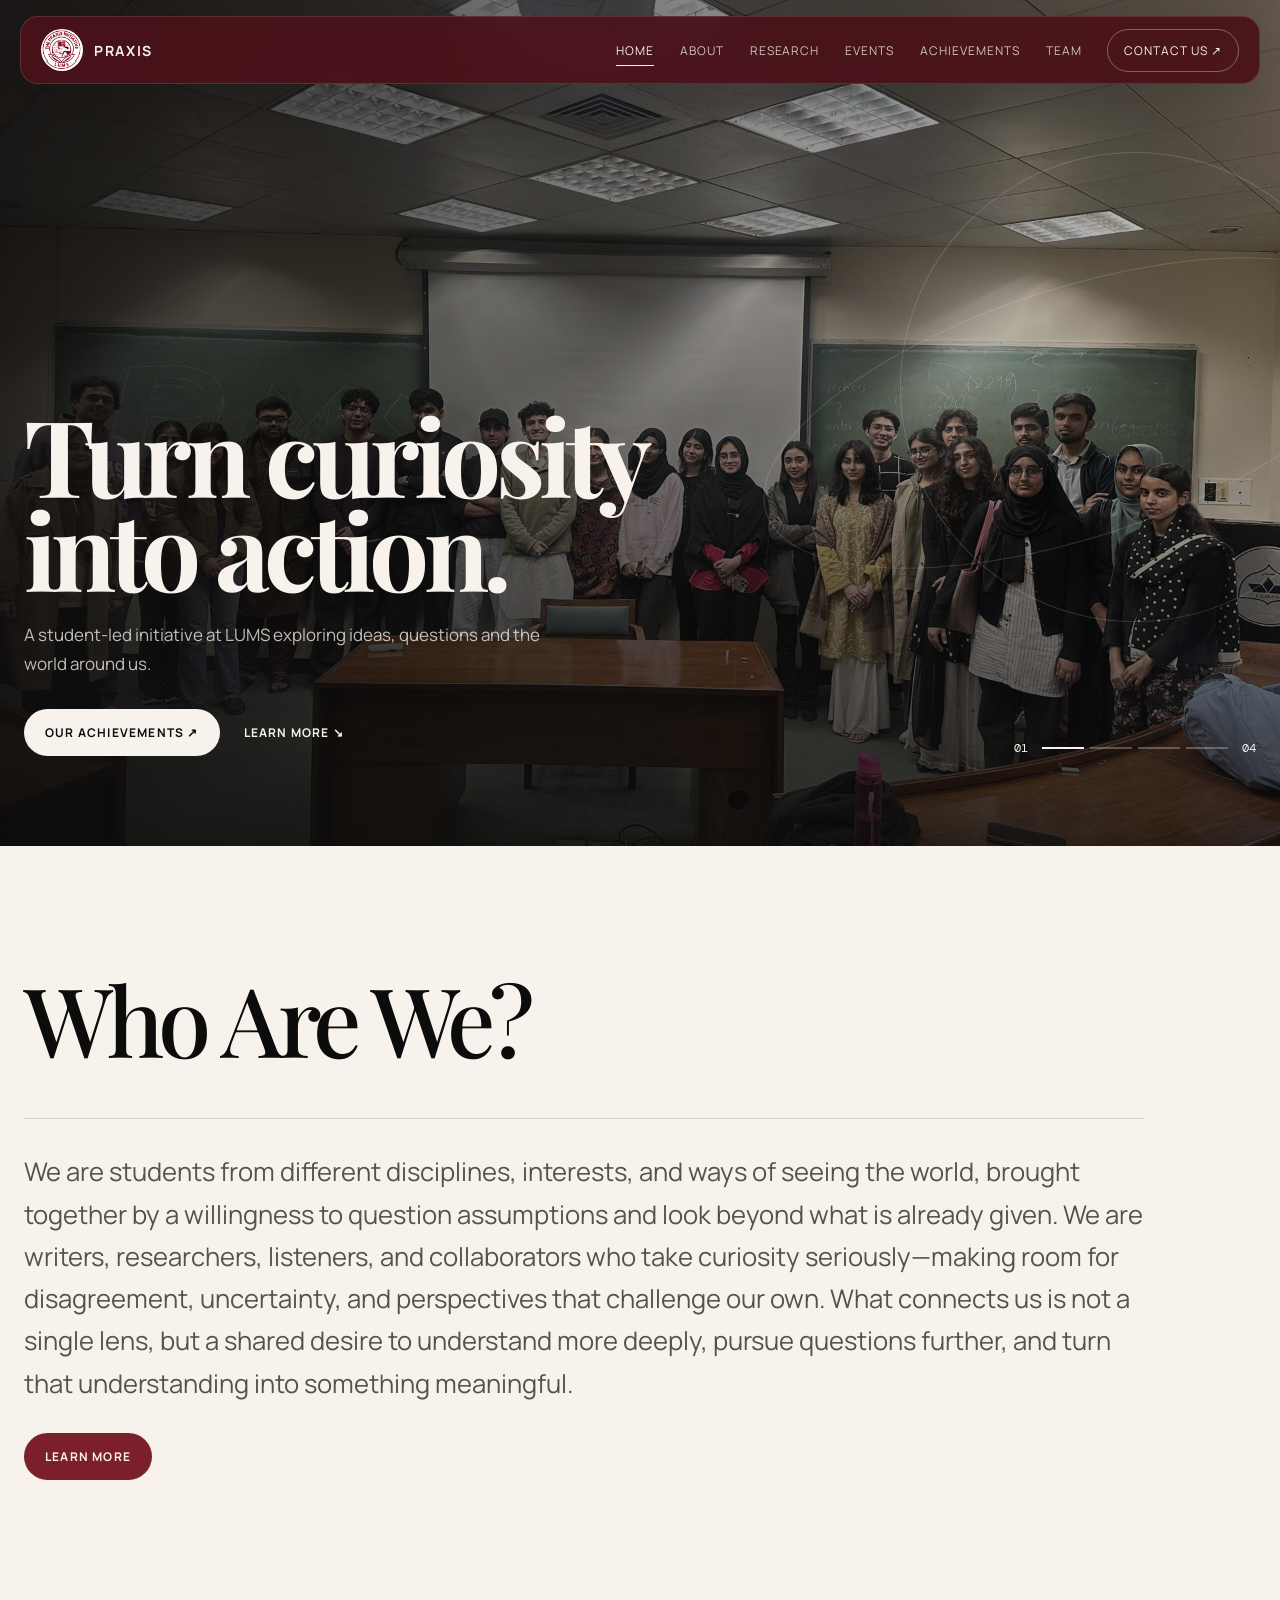
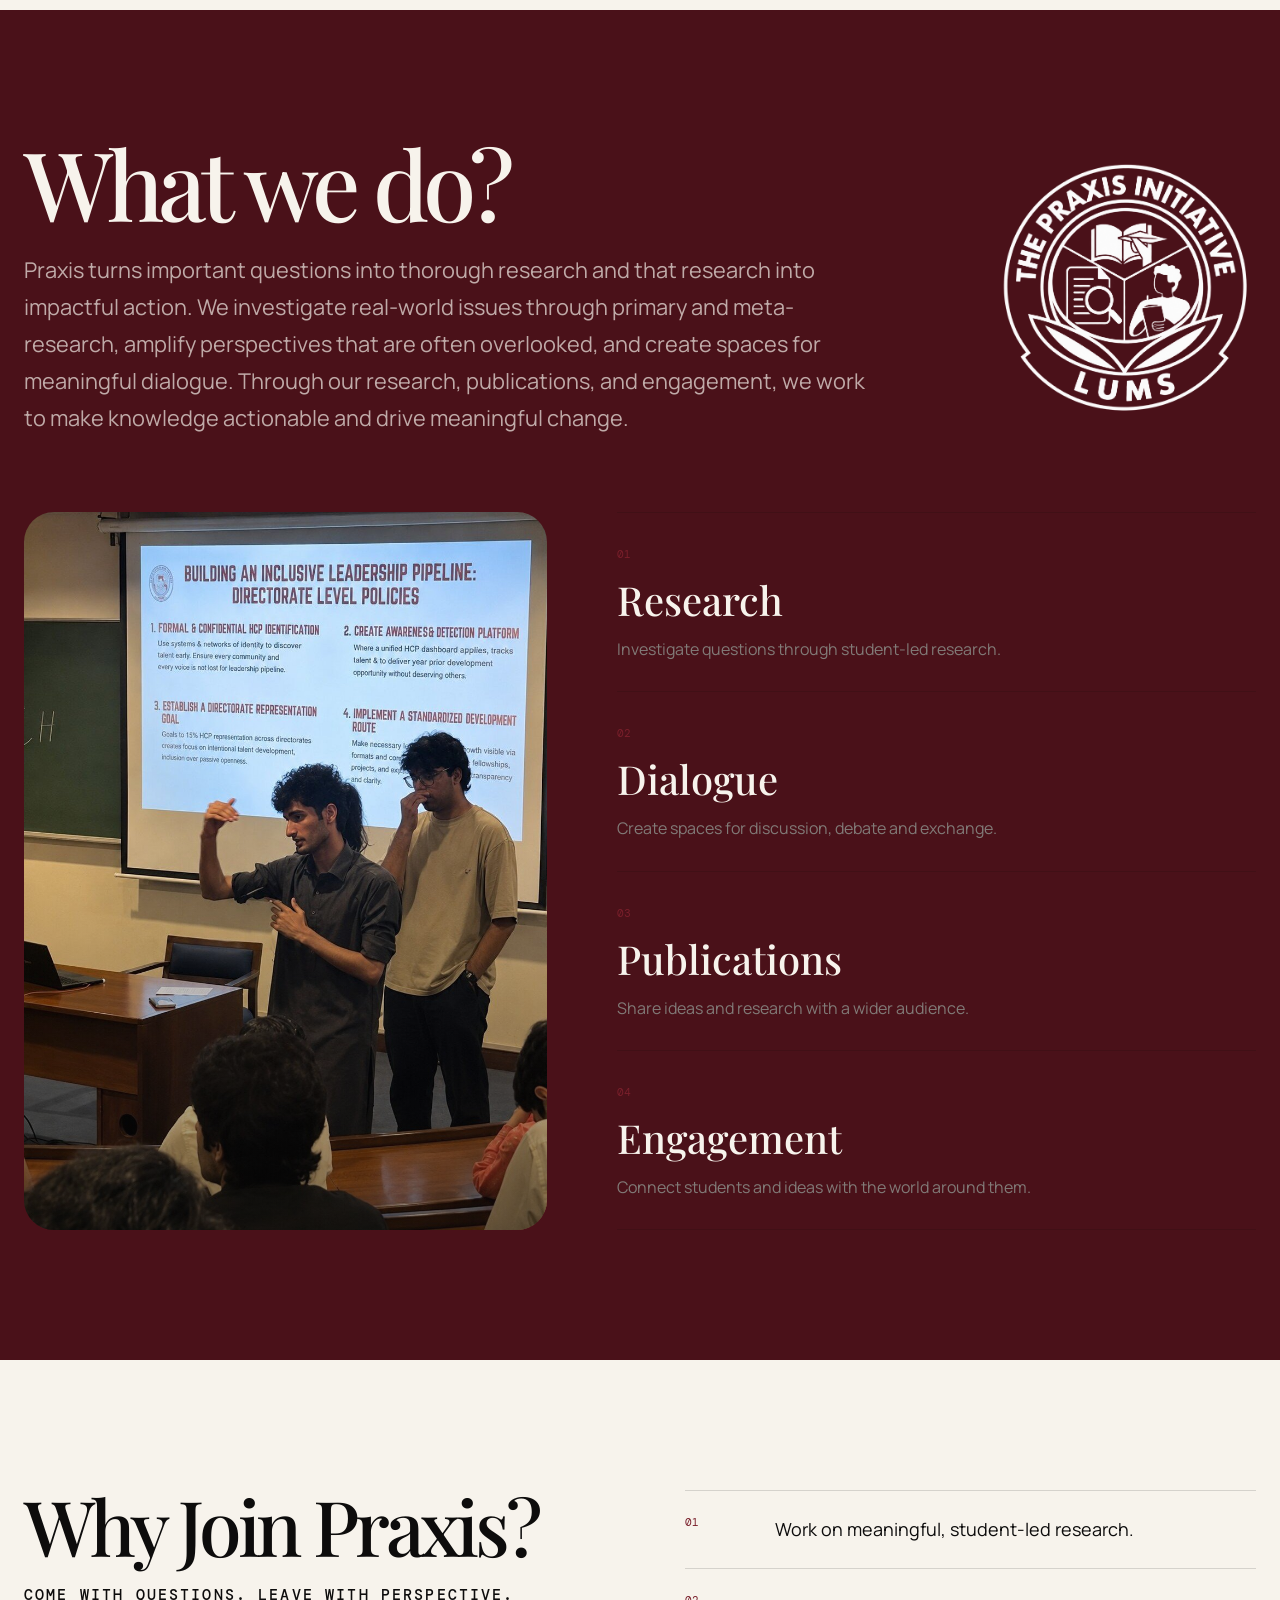
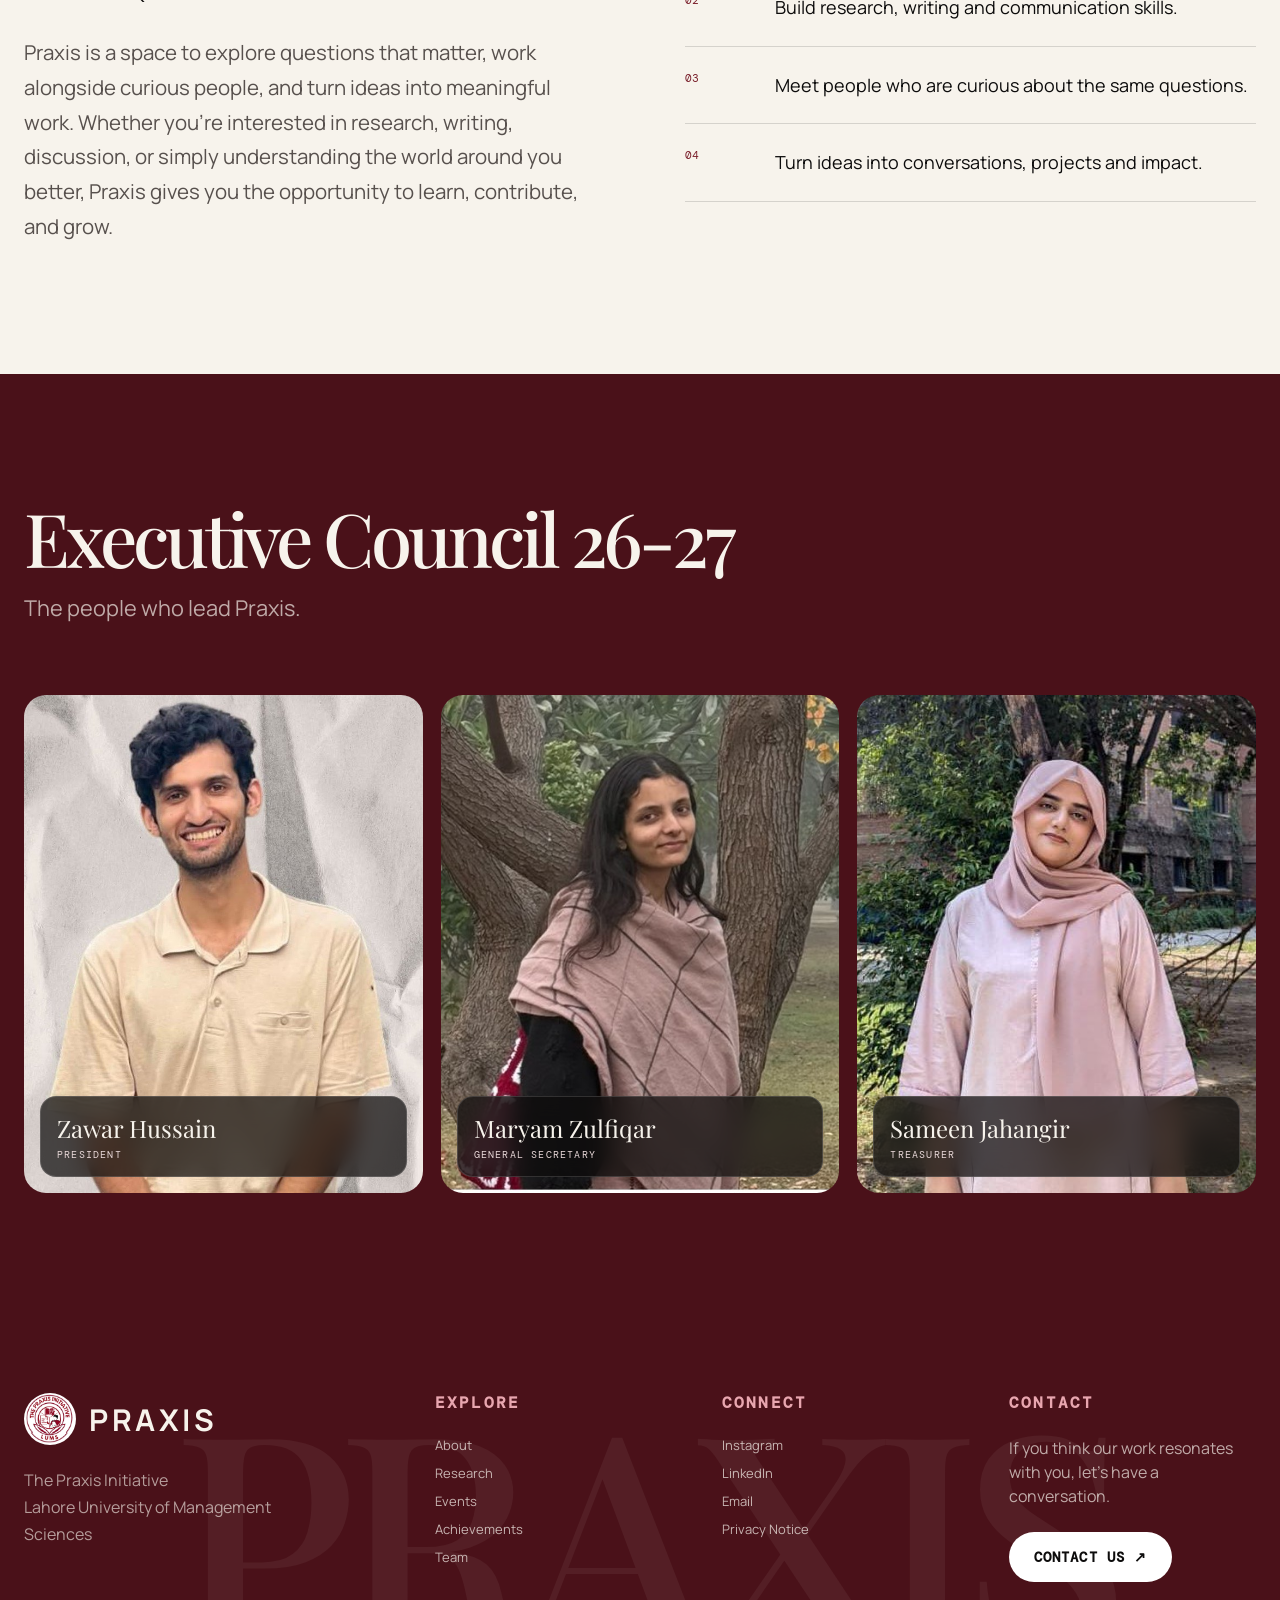
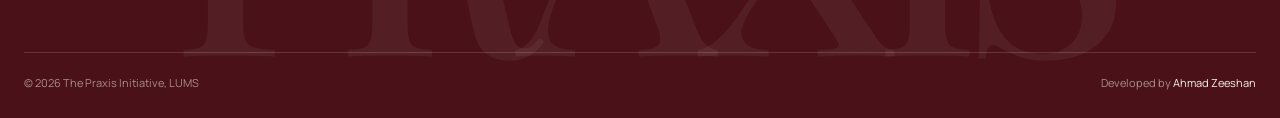
<file: index.html>
<!DOCTYPE html>

<html lang="en">
<head>
  <script async src="https://www.googletagmanager.com/gtm.js?id=GTM-KSV4L2P7"></script>
<script>
  window.dataLayer = window.dataLayer || [];
  function gtag(){dataLayer.push(arguments);}
  gtag('js', new Date());
</script>
<meta charset="utf-8"/>
<meta content="width=device-width, initial-scale=1" name="viewport"/>
<meta content="Praxis Initiative is a student-led research and dialogue initiative at Lahore University of Management Sciences (LUMS), exploring questions that matter through research, discussion and engagement." name="description"/>
<meta content="index, follow" name="robots"/>
<link href="https://praxis.lums.edu.pk/" rel="canonical"/>
<meta content="strict-origin-when-cross-origin" name="referrer"/>
<link as="image" fetchpriority="high" href="images/hero-01.jpg" rel="preload"/>
<meta content="Praxis Initiative" property="og:site_name"/>
<meta content="website" property="og:type"/>
<meta content="Praxis Initiative | Student-Led Research at LUMS" property="og:title"/>
<meta content="Praxis Initiative is a student-led research and dialogue initiative at Lahore University of Management Sciences (LUMS), exploring questions that matter through research, discussion and engagement." property="og:description"/>
<meta content="https://praxis.lums.edu.pk/" property="og:url"/>
<meta content="https://praxis.lums.edu.pk/images/og-image.jpg" property="og:image"/>
<meta content="summary_large_image" name="twitter:card"/>
<meta content="Praxis Initiative | Student-Led Research at LUMS" name="twitter:title"/>
<meta content="Praxis Initiative is a student-led research and dialogue initiative at Lahore University of Management Sciences (LUMS), exploring questions that matter through research, discussion and engagement." name="twitter:description"/>
<meta content="https://praxis.lums.edu.pk/images/og-image.jpg" name="twitter:image"/>
<title>Praxis Initiative | Student-Led Research at LUMS</title>
<link href="images/favicon.png" rel="icon" type="image/png"/>
<link href="css/styles.css" rel="stylesheet"/>
<script type="application/ld+json">
  {
    "@context": "https://schema.org",
    "@type": "Organization",
    "name": "Praxis Initiative",
    "alternateName": "The Praxis Initiative",
    "url": "https://praxis.lums.edu.pk/",
    "logo": "https://praxis.lums.edu.pk/images/transparent-logo-maroon.png",
    "sameAs": [
      "https://www.instagram.com/praxislums",
      "https://www.linkedin.com/company/praxis-lums/"
    ]
  }
  </script>
</head>
<body>
<div data-site-header=""></div>
<main>
<section class="hero">
<div class="hero-slides">
<div class="hero-slide active"><img alt="Praxis Initiative at LUMS" fetchpriority="high" height="1440" src="images/hero-01.jpg" width="1920"/></div><div class="hero-slide"><img alt="Praxis research at LUMS" decoding="async" height="1440" loading="lazy" src="images/hero-02.jpg" width="1920"/></div><div class="hero-slide"><img alt="Praxis dialogue and events at LUMS" decoding="async" height="960" loading="lazy" src="images/hero-03.jpg" width="1280"/></div><div class="hero-slide"><img alt="Praxis student community at LUMS" decoding="async" height="1440" loading="lazy" src="images/hero-04.jpg" width="1920"/></div>
</div>
<div class="hero-overlay"></div>
<div class="hero-glow"></div>
<div class="hero-orbit orbit-one"></div>
<div class="hero-orbit orbit-two"></div>
<div class="container hero-content">
<div class="hero-copy">

<h1 data-hero-title=""></h1>
<p class="hero-description" data-hero-description=""></p>
<div class="hero-actions">
<a class="button button-primary" data-hero-button="" href="#about"></a>
<a class="text-link light-link" href="#about">Learn More ↘</a>
</div>
</div>
<div class="hero-counter">
<span data-hero-current="">01</span>
<div class="hero-progress">
<button aria-label="Slide 1" class="active"></button>
<button aria-label="Slide 2"></button>
<button aria-label="Slide 3"></button>
<button aria-label="Slide 4"></button>
</div>
<span>04</span>
</div>
</div>
</section>
<div class="announcement">
<span class="announcement-dot"></span>
<div class="announcement-copy">
<span class="announcement-label" data-bind="announcement.label"></span>
<span class="announcement-text" data-bind="announcement.text"></span>
</div>
<a class="button button-dark" data-bind="announcement.buttonText" data-bind-href="announcement.buttonLink" href="register.html"></a>
</div>
<section class="section" id="about">
<div class="container">
<div class="about-home-wrap">
<div class="about-home-heading">

<h2 data-bind="about.heading"></h2>
</div>
<div class="about-home-description">
<p data-bind="about.body"></p>
<a class="button button-dark" data-bind="about.buttonText" href="about.html"></a>
</div>
</div>
</div>
</section>
<section class="section section-maroon">
<div class="container">
<div class="what-home-top">
<div class="what-home-heading">

<h2 data-bind="whatWeDo.heading"></h2>
<p data-bind="whatWeDo.body"></p>
</div>
<div class="what-home-logo">
<img alt="Praxis logo" decoding="async" height="1254" loading="lazy" src="images/transparent-logo-white.png" width="1254"/>
</div>
</div>
<div class="work-grid">
<div class="work-image"><img alt="Praxis research and engagement" decoding="async" height="1312" loading="lazy" src="images/what-we-do.jpg" width="1015"/></div>
<div class="work-list">
<div class="work-item"><span class="number">01</span><h3>Research</h3><p>Investigate questions through student-led research.</p></div>
<div class="work-item"><span class="number">02</span><h3>Dialogue</h3><p>Create spaces for discussion, debate and exchange.</p></div>
<div class="work-item"><span class="number">03</span><h3>Publications</h3><p>Share ideas and research with a wider audience.</p></div>
<div class="work-item"><span class="number">04</span><h3>Engagement</h3><p>Connect students and ideas with the world around them.</p></div>
</div>
</div>
</div>
</section>
<section class="section">
<div class="container">
<div class="why-praxis-grid">
<div class="why-praxis-left">

<div class="why-praxis-title">Why Join Praxis?</div>
<div class="why-praxis-heading" data-bind="whyJoin.heading"></div>
<p class="why-praxis-description" data-bind="whyJoin.body"></p>
</div>
<div class="join-items why-praxis-items">
<div class="join-item"><p>Work on meaningful, student-led research.</p></div>
<div class="join-item"><p>Build research, writing and communication skills.</p></div>
<div class="join-item"><p>Meet people who are curious about the same questions.</p></div>
<div class="join-item"><p>Turn ideas into conversations, projects and impact.</p></div>
</div>
</div>
</div>
</section>
<section class="section section-maroon">
<div class="container">
<div class="ec-home-header">

<h2 data-bind="ec.heading"></h2>
<p data-bind="ec.intro"></p>
</div>
<div class="ec-members" data-members="ec.members"></div>
</div>
</section>

</main>
<div data-site-footer=""></div>
<script src="data/site.js"></script>
<script src="js/main.js"></script>
</body>
</html>
</file>
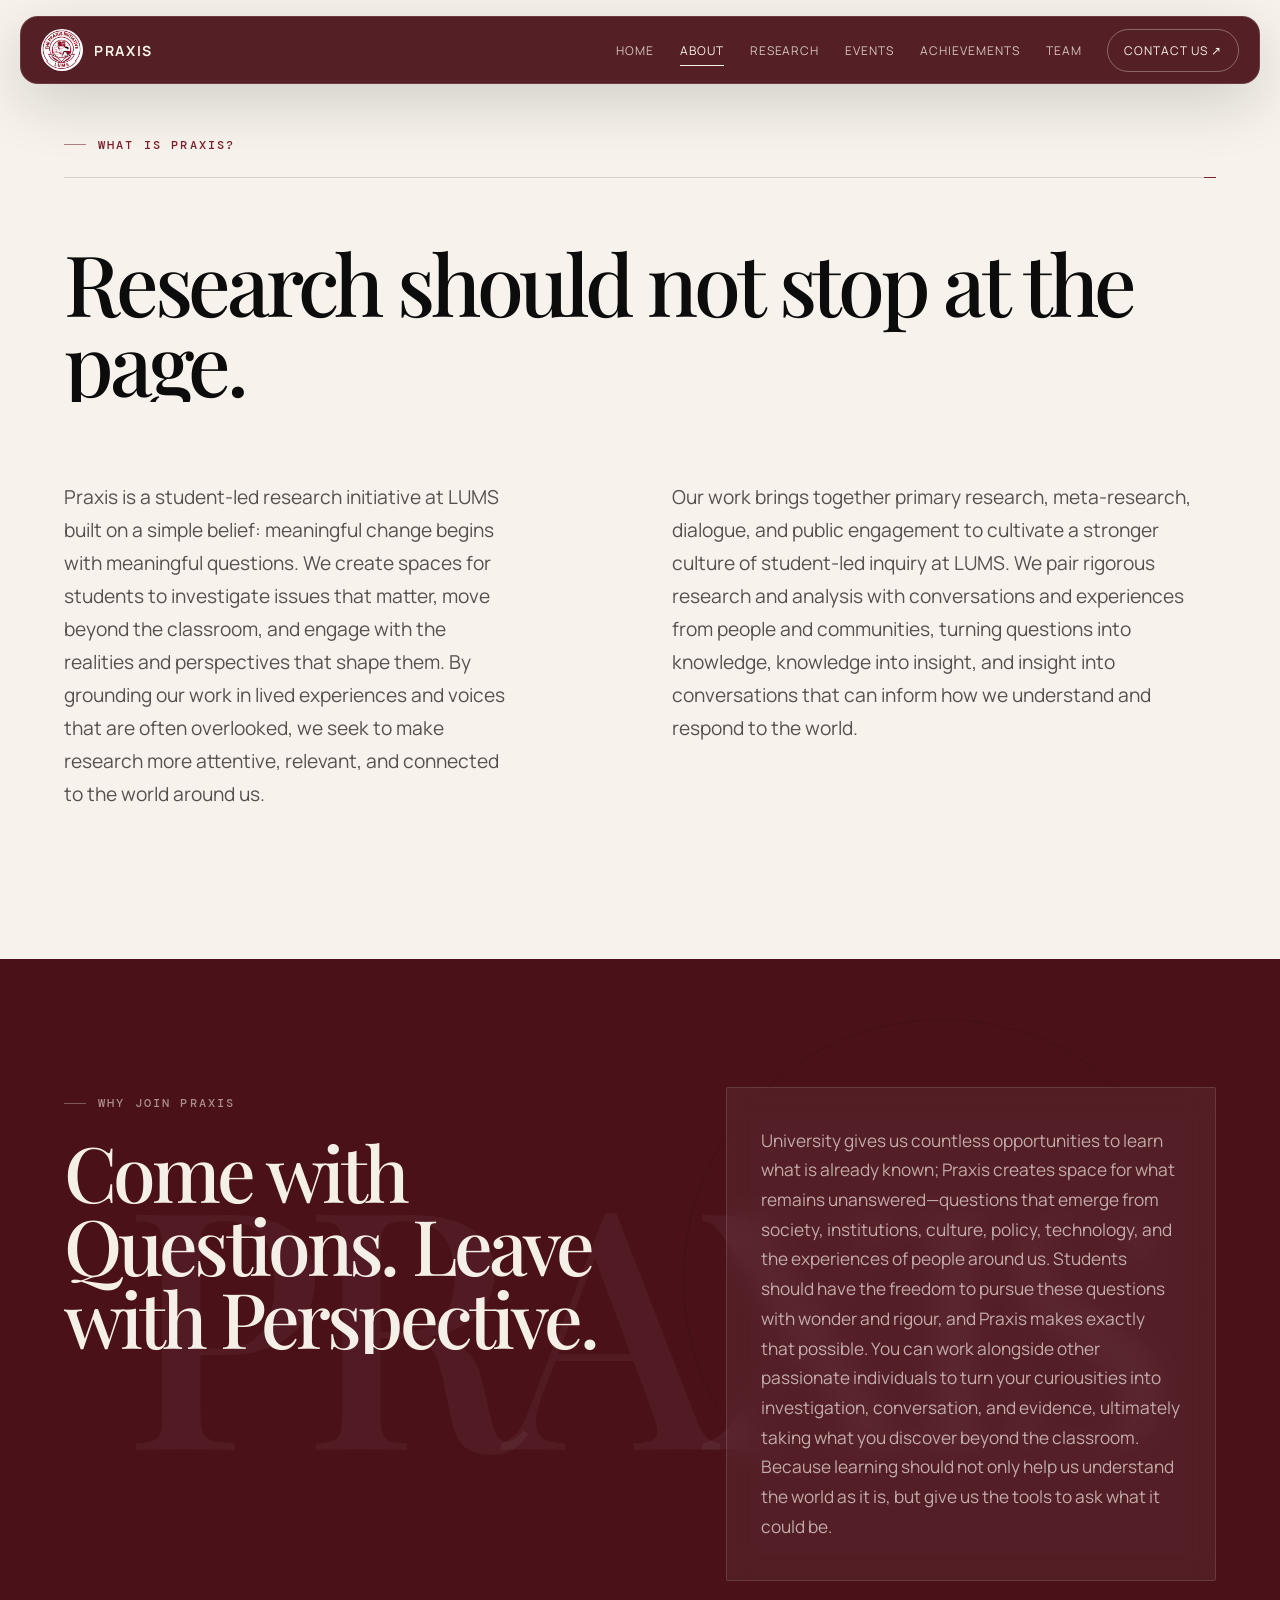
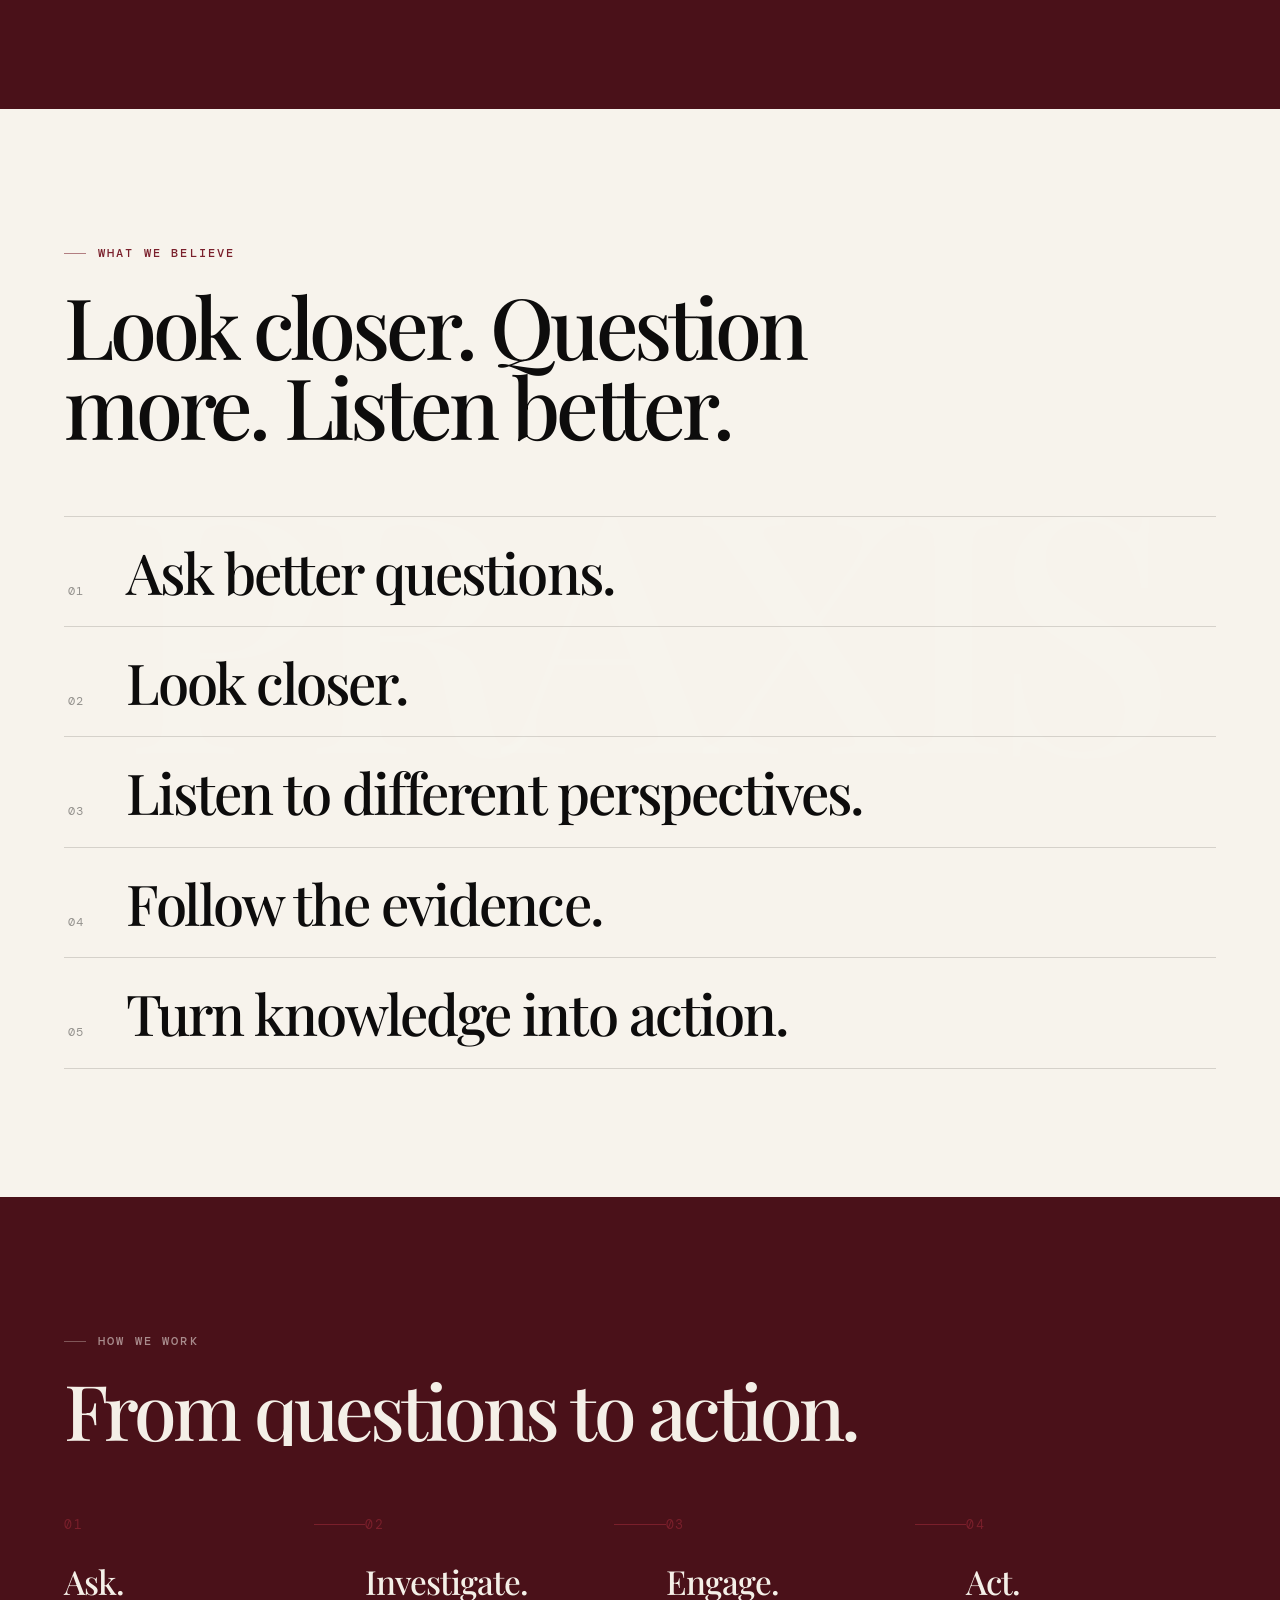
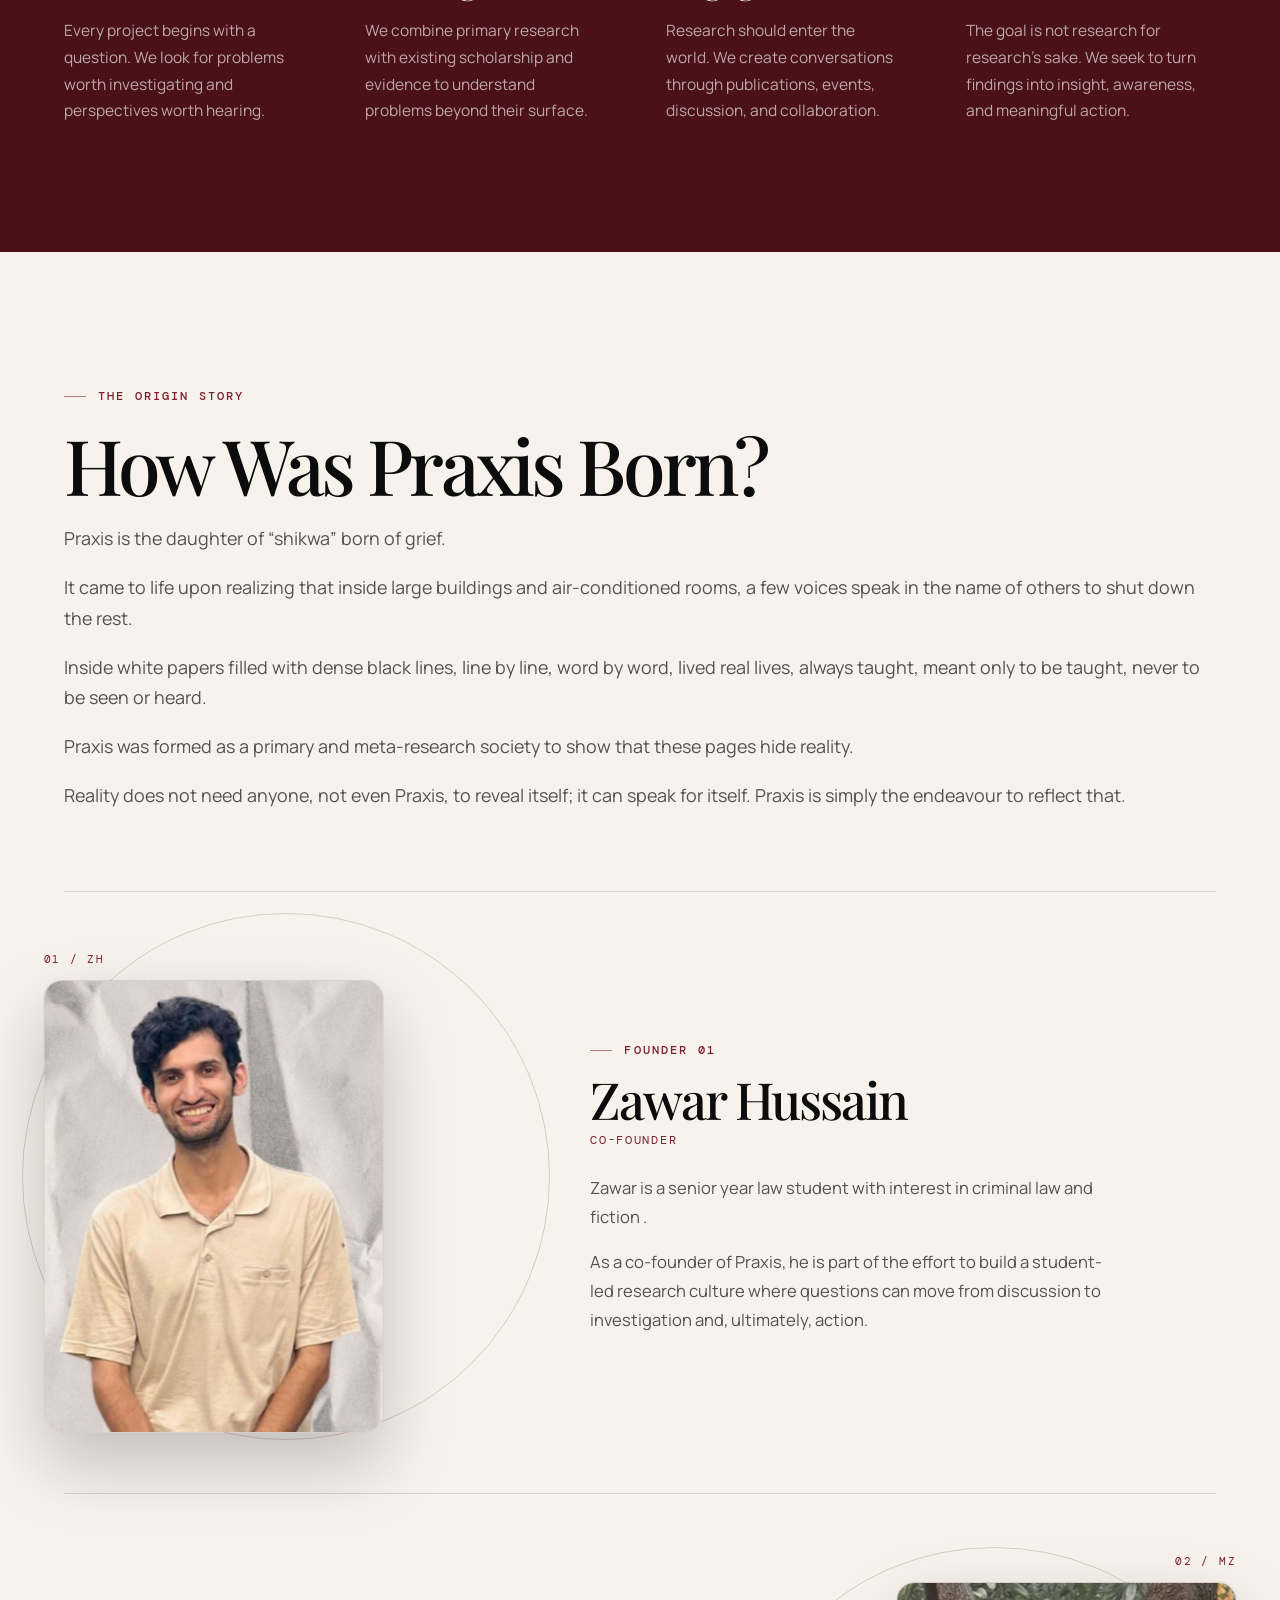
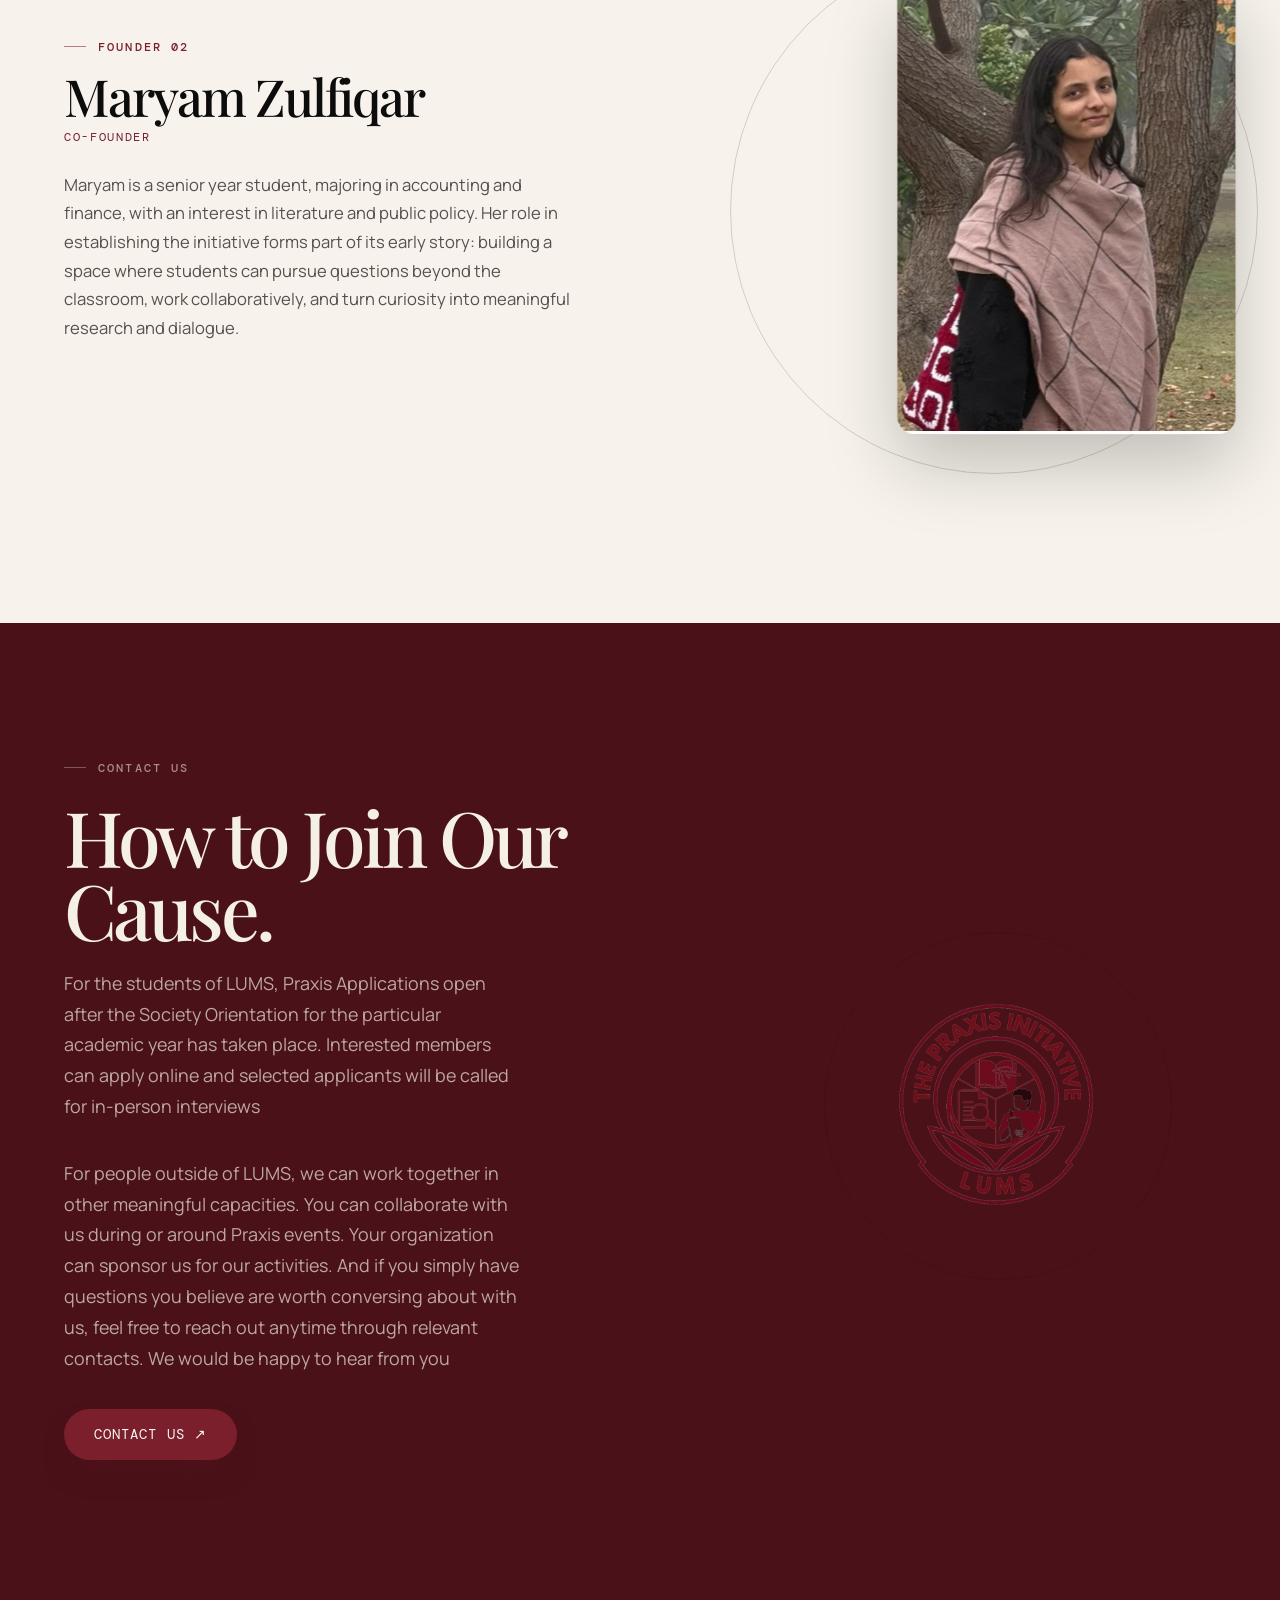
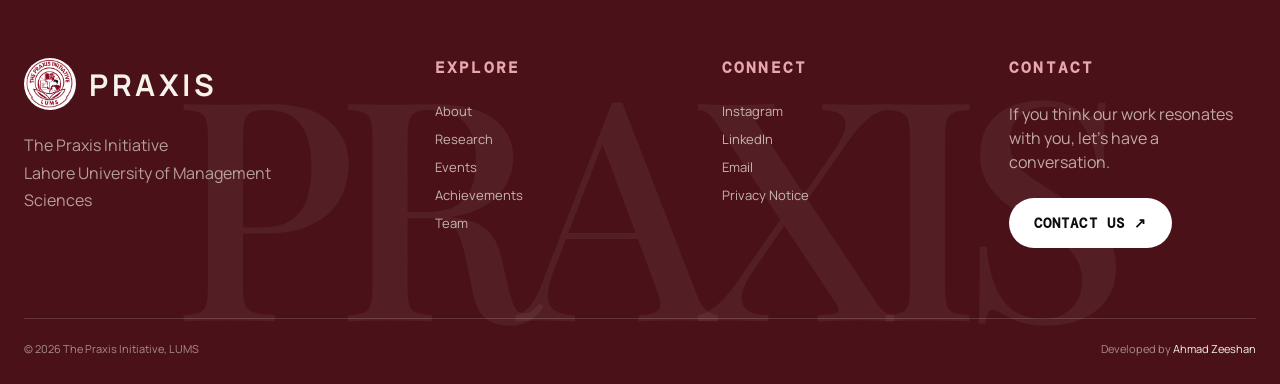
<file: about.html>
<!DOCTYPE html>

<html lang="en">
<head>
    <script async src="https://www.googletagmanager.com/gtm.js?id=GTM-KSV4L2P7"></script>
<script>
  window.dataLayer = window.dataLayer || [];
  function gtag(){dataLayer.push(arguments);}
  gtag('js', new Date());
</script>
<meta charset="utf-8"/>
<meta content="width=device-width, initial-scale=1" name="viewport"/>
<meta content="Learn about Praxis Initiative, a student-led research and dialogue initiative at Lahore University of Management Sciences (LUMS), and the ideas behind its work." name="description"/>
<meta content="index, follow" name="robots"/>
<link href="https://praxis.lums.edu.pk/about.html" rel="canonical"/>
<meta content="Praxis Initiative" property="og:site_name"/>
<meta content="website" property="og:type"/>
<meta content="About Praxis Initiative | LUMS" property="og:title"/>
<meta content="Learn about Praxis Initiative, a student-led research and dialogue initiative at Lahore University of Management Sciences (LUMS), and the ideas behind its work." property="og:description"/>
<meta content="https://praxis.lums.edu.pk/about.html" property="og:url"/>
<meta content="https://praxis.lums.edu.pk/images/og-image.jpg" property="og:image"/>
<meta content="summary_large_image" name="twitter:card"/>
<meta content="About Praxis Initiative | LUMS" name="twitter:title"/>
<meta content="Learn about Praxis Initiative, a student-led research and dialogue initiative at Lahore University of Management Sciences (LUMS), and the ideas behind its work." name="twitter:description"/>
<meta content="https://praxis.lums.edu.pk/images/og-image.jpg" name="twitter:image"/>
<title>About Praxis Initiative | LUMS</title>
<link href="images/favicon.png" rel="icon" type="image/png"/>
<link href="css/styles.css" rel="stylesheet"/>
<meta content="strict-origin-when-cross-origin" name="referrer"/>
</head>
<body>
<div data-site-header=""></div>
<main class="ab3">

<section class="ab3-what on-light">
<div class="wrap">
<div class="eyebrow rv">WHAT IS PRAXIS?</div>
<div class="ab3-line"><span></span></div>
<h2 class="mask"><span>Research should not stop at the page.</span></h2>
<div class="ab3-what-grid">
<p class="rv d1">Praxis is a student-led research initiative at LUMS built on a simple belief: meaningful change begins with meaningful questions. We create spaces for students to investigate issues that matter, move beyond the classroom, and engage with the realities and perspectives that shape them. By grounding our work in lived experiences and voices that are often overlooked, we seek to make research more attentive, relevant, and connected to the world around us.</p>
<p class="rv d2">Our work brings together primary research, meta-research, dialogue, and public engagement to cultivate a stronger culture of student-led inquiry at LUMS. We pair rigorous research and analysis with conversations and experiences from people and communities, turning questions into knowledge, knowledge into insight, and insight into conversations that can inform how we understand and respond to the world.</p>
</div>
</div>
</section>
<section class="ab3-why on-maroon">
<div aria-hidden="true" class="watermark" id="ab3WhyMark">PRAXIS</div>
<div aria-hidden="true" class="orbit spin-slow ab3-why-orbit"></div>
<div class="wrap">
<div>
<div class="eyebrow rv">WHY Join PRAXIS</div>
<h2 class="mask"><span>Come with Questions. Leave with Perspective.</span></h2>
</div>
<div class="ab3-why-panel glass rv d2">
<p>University gives us countless opportunities to learn what is already known; Praxis creates space for what remains unanswered—questions that emerge from society, institutions, culture, policy, technology, and the experiences of people around us. Students should have the freedom to pursue these questions with wonder and rigour, and Praxis makes exactly that possible. You can work alongside other passionate individuals to turn your curiousities into investigation, conversation, and evidence, ultimately taking what you discover beyond the classroom. Because learning should not only help us understand the world as it is, but give us the tools to ask what it could be.</p>
</div>
</div>
</section>
<section class="ab3-believe on-light">
<div aria-hidden="true" class="watermark" id="ab3BelieveMark">PRAXIS</div>
<div class="wrap">
<div class="eyebrow rv">WHAT WE BELIEVE</div>
<h2 class="mask"><span>Look closer. Question more. Listen better.</span></h2>
<div class="ab3-believe-list">
<div class="ab3-belief rv"><span class="n">01</span><span class="t">Ask better questions.</span></div>
<div class="ab3-belief rv d1"><span class="n">02</span><span class="t">Look closer.</span></div>
<div class="ab3-belief rv d2"><span class="n">03</span><span class="t">Listen to different perspectives.</span></div>
<div class="ab3-belief rv d3"><span class="n">04</span><span class="t">Follow the evidence.</span></div>
<div class="ab3-belief rv d4"><span class="n">05</span><span class="t">Turn knowledge into action.</span></div>
</div>
</div>
</section>
<section class="ab3-work on-maroon">
<div class="wrap">
<div class="eyebrow rv">HOW WE WORK</div>
<h2 class="mask"><span>From questions to action.</span></h2>
<div class="ab3-track">
<div class="ab3-stage"><div class="ab3-stage-inner"><span class="ab3-stage-num">01</span><h3>Ask.</h3><p>Every project begins with a question. We look for problems worth investigating and perspectives worth hearing.</p></div></div>
<div aria-hidden="true" class="ab3-connector"></div>
<div class="ab3-stage"><div class="ab3-stage-inner"><span class="ab3-stage-num">02</span><h3>Investigate.</h3><p>We combine primary research with existing scholarship and evidence to understand problems beyond their surface.</p></div></div>
<div aria-hidden="true" class="ab3-connector"></div>
<div class="ab3-stage"><div class="ab3-stage-inner"><span class="ab3-stage-num">03</span><h3>Engage.</h3><p>Research should enter the world. We create conversations through publications, events, discussion, and collaboration.</p></div></div>
<div aria-hidden="true" class="ab3-connector"></div>
<div class="ab3-stage"><div class="ab3-stage-inner"><span class="ab3-stage-num">04</span><h3>Act.</h3><p>The goal is not research for research's sake. We seek to turn findings into insight, awareness, and meaningful action.</p></div></div>
</div>
</div>
</section>
<section class="ab3-founding on-light">
<div class="wrap">
<div class="ab3-founding-head">
<div class="eyebrow rv">The Origin Story</div>
<h2 class="mask"><span>How Was Praxis Born?</span></h2>
<p class="rv d1">Praxis is the daughter of “shikwa” born of grief.</p>
<p class="rv d1">It came to life upon realizing that inside large buildings and air-conditioned rooms, a few voices speak in the name of others to shut down the rest.</p>
<p class="rv d1">Inside white papers filled with dense black lines, line by line, word by word, lived real lives, always taught, meant only to be taught, never to be seen or heard.</p>
<p class="rv d1">Praxis was formed as a primary and meta-research society to show that these pages hide reality.</p>
<p class="rv d1">Reality does not need anyone, not even Praxis, to reveal itself; it can speak for itself. Praxis is simply the endeavour to reflect that.</p>
</div>
<article class="ab3-founder">
<div class="ab3-founder-media rv-left">
<div aria-hidden="true" class="ab3-founder-orbit"></div>
<div class="ab3-founder-portrait-wrap">
<span class="ab3-founder-label">01 / ZH</span>
<div class="ab3-founder-frame ab3-tilt">
<img alt="Zawar Hussain, co-founder of Praxis" decoding="async" height="948" loading="lazy" src="images/founder-01.jpg" width="731"/>
</div>
</div>
</div>
<div class="ab3-founder-text rv-right">
<div class="eyebrow">FOUNDER 01</div>
<h3>Zawar Hussain</h3>
<div class="ab3-founder-role">Co-Founder</div>
<p>Zawar is a senior year law student with interest in criminal law and fiction .</p>
<p>As a co-founder of Praxis, he is part of the effort to build a student-led research culture where questions can move from discussion to investigation and, ultimately, action.</p>
</div>
</article>
<article class="ab3-founder reverse">
<div class="ab3-founder-media rv-right">
<div aria-hidden="true" class="ab3-founder-orbit"></div>
<div class="ab3-founder-portrait-wrap">
<span class="ab3-founder-label">02 / MZ</span>
<div class="ab3-founder-frame ab3-tilt">
<img alt="Maryam Zulfiqar, co-founder of Praxis" decoding="async" height="871" loading="lazy" src="images/founder-02.jpg" width="824"/>
</div>
</div>
</div>
<div class="ab3-founder-text rv-left">
<div class="eyebrow">FOUNDER 02</div>
<h3>Maryam Zulfiqar</h3>
<div class="ab3-founder-role">Co-Founder</div>
<p>Maryam is a senior year student, majoring in accounting and finance, with an interest in literature and public policy. Her role in establishing the initiative forms part of its early story: building a space where students can pursue questions beyond the classroom, work collaboratively, and turn curiosity into meaningful research and dialogue.</p>
</div>
</article>
</div>
</section>
<section class="ab3-cta on-maroon">
<div class="wrap">
<div class="ab3-cta-copy">
<div class="eyebrow rv">CONTACT US</div>
<h2 class="mask"><span>How to Join Our Cause.</span></h2>
<p class="rv d1">For the students of LUMS, Praxis Applications open after the Society Orientation for the particular academic year has taken place. Interested members can apply online and selected applicants will be called for in-person interviews</p>
<p class="rv d1">For people outside of LUMS, we can work together in other meaningful capacities. You can collaborate with us during or around Praxis events. Your organization can sponsor us for our activities. And if you simply have questions you believe are worth conversing about with us, feel free to reach out anytime through relevant contacts. We would be happy to hear from you</p>
<a class="ab3-cta-btn rv d2" href="register.html">Contact Us ↗</a>
</div>
<div aria-hidden="true" class="ab3-cta-mark">
<div class="orbit spin-slow ab3-cta-orbit"></div>
<img alt="Praxis logo" decoding="async" height="1228" loading="lazy" src="images/transparent-logo-maroon.png" width="1320"/>
</div>
</div>
</section>
</main>
<div data-site-footer=""></div>
<script src="data/site.js"></script>
<script src="js/main.js"></script>
</body>
</html>
</file>
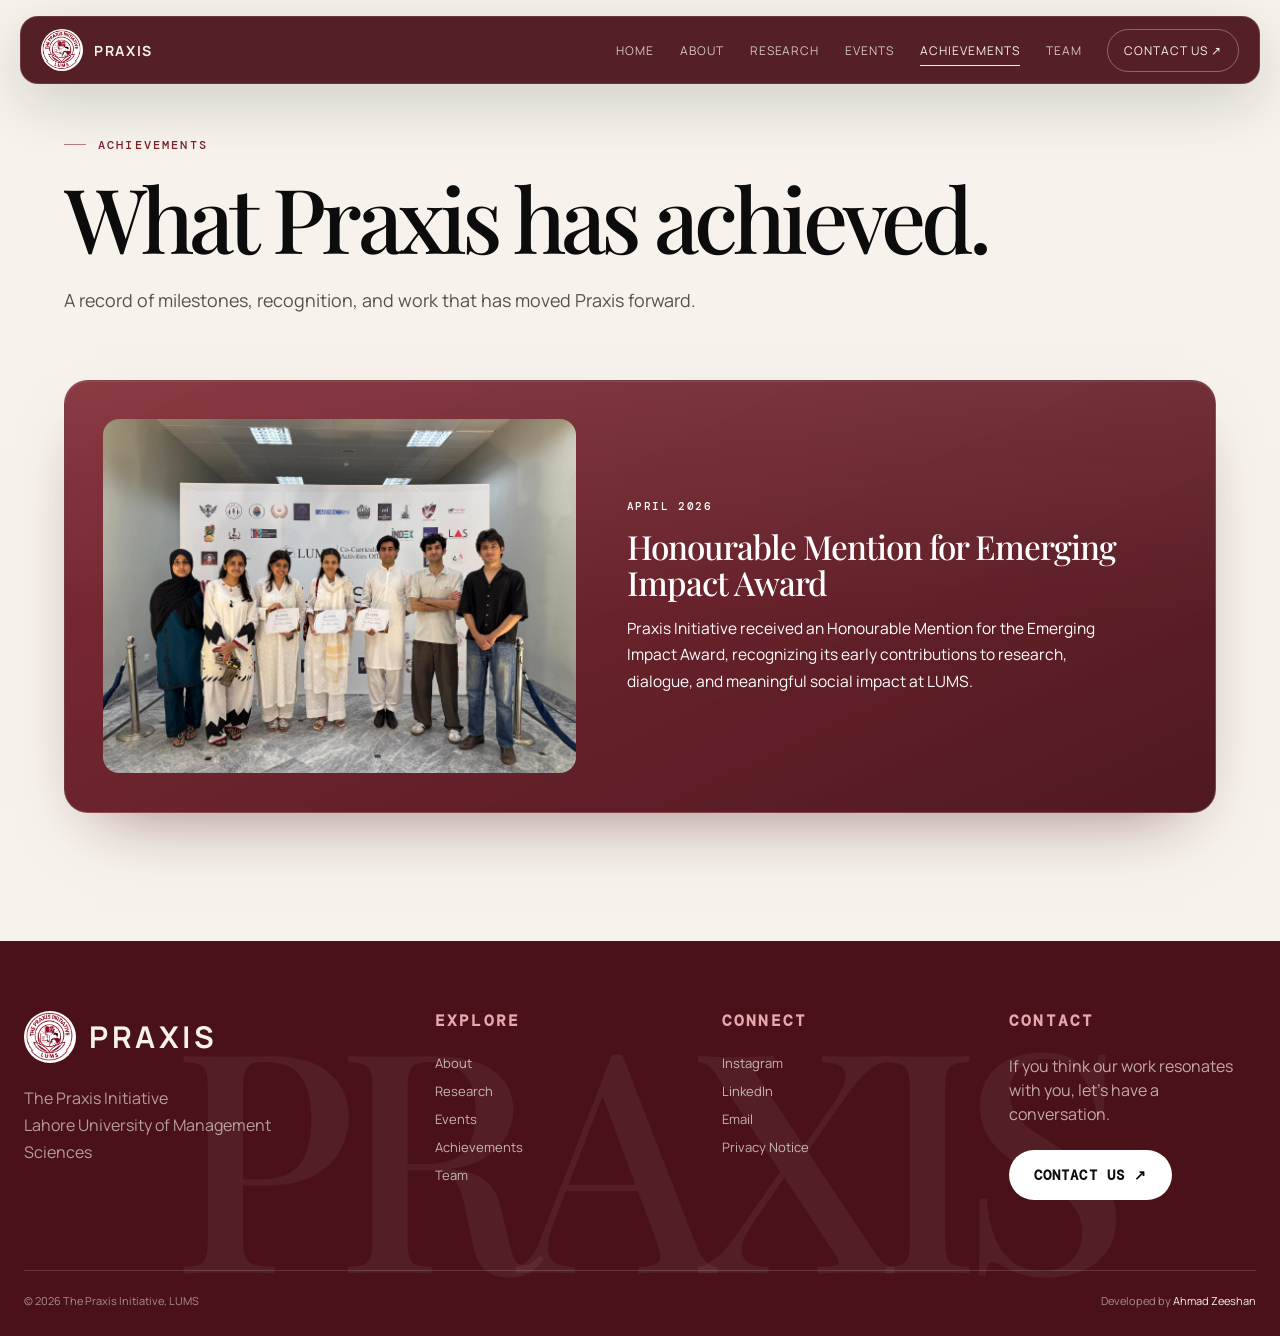
<file: achievements.html>
<!doctype html>
<html lang="en">
<head>
  <script async src="https://www.googletagmanager.com/gtm.js?id=GTM-KSV4L2P7"></script>
<script>
  window.dataLayer = window.dataLayer || [];
  function gtag(){dataLayer.push(arguments);}
  gtag('js', new Date());
</script>
  <meta charset="utf-8">
  <meta name="viewport" content="width=device-width, initial-scale=1">
  <meta name="description" content="Explore milestones, achievements, and work that has shaped the Praxis Initiative at Lahore University of Management Sciences.">
  <meta name="robots" content="index, follow">
  <link rel="canonical" href="https://praxis.lums.edu.pk/achievements.html">
  <meta property="og:site_name" content="Praxis Initiative">
  <meta property="og:type" content="website">
  <meta property="og:title" content="Achievements | Praxis Initiative at LUMS">
  <meta property="og:description" content="Explore milestones, achievements, and work that has shaped the Praxis Initiative at Lahore University of Management Sciences.">
  <meta property="og:url" content="https://praxis.lums.edu.pk/achievements.html">
  <meta property="og:image" content="https://praxis.lums.edu.pk/images/og-image.jpg">
  <meta name="twitter:card" content="summary_large_image">
  <meta name="twitter:title" content="Achievements | Praxis Initiative at LUMS">
  <meta name="twitter:description" content="Explore milestones, achievements, and work that has shaped the Praxis Initiative at Lahore University of Management Sciences.">
  <meta name="twitter:image" content="https://praxis.lums.edu.pk/images/og-image.jpg">
  <title>Achievements | Praxis Initiative at LUMS</title>
  <link rel="icon" type="image/png" href="images/favicon.png">
  <link rel="stylesheet" href="css/styles.css">
  <link rel="stylesheet" href="css/events.css">
  <meta name="referrer" content="strict-origin-when-cross-origin">
</head>
<body>

<div data-site-header></div>

<main class="ab3 events-page achievements-page" data-gallery-key="achievements">

<section class="events-gallery on-light">
  <div class="wrap">
    <div class="eyebrow rv" data-events-eyebrow>Eyebrow</div>
    <h1 class="mask"><span data-events-heading>Heading</span></h1>
    <p class="events-intro rv d1" data-events-intro>Description</p>

    
    <div class="events-grid" data-events-grid></div>
  </div>
</section>

</main>

<div data-site-footer></div>
<script src="data/site.js"></script>
<script src="js/main.js"></script>
<script src="js/events.js"></script>
</body>
</html>
</file>
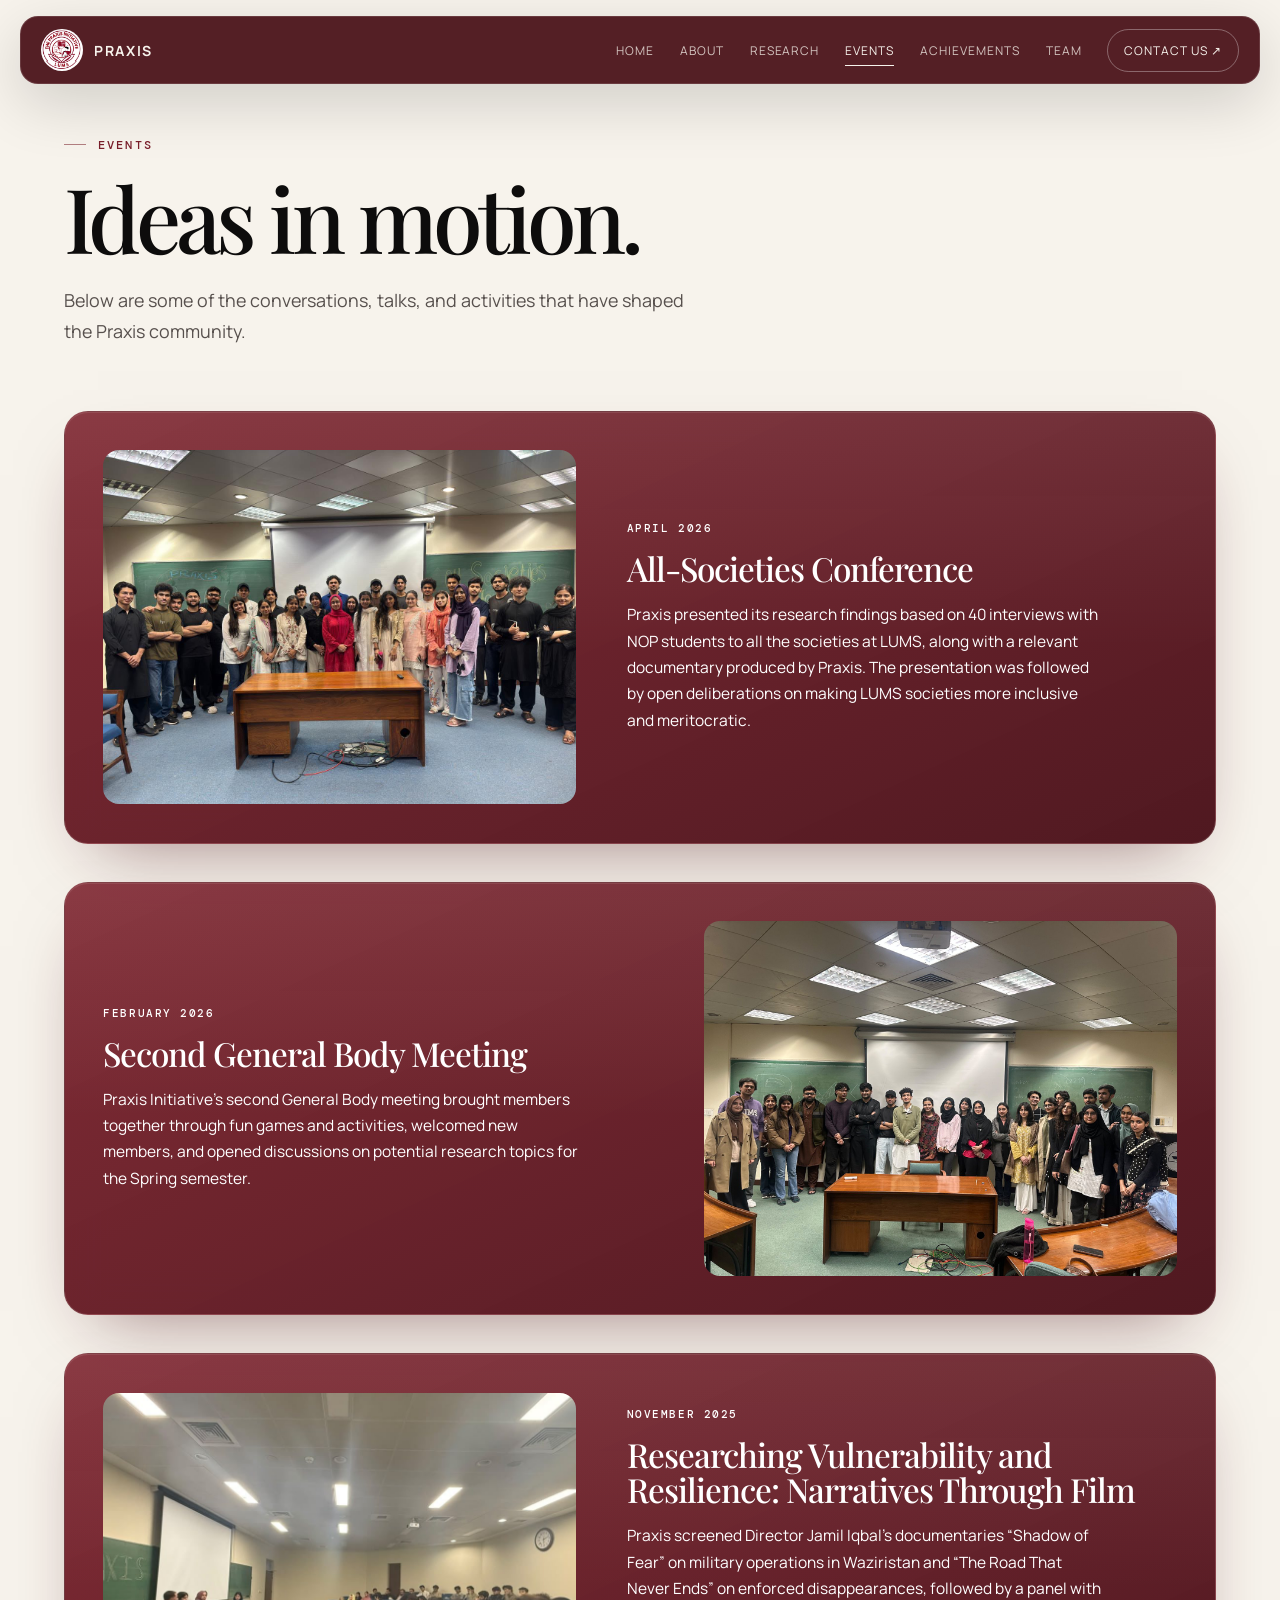
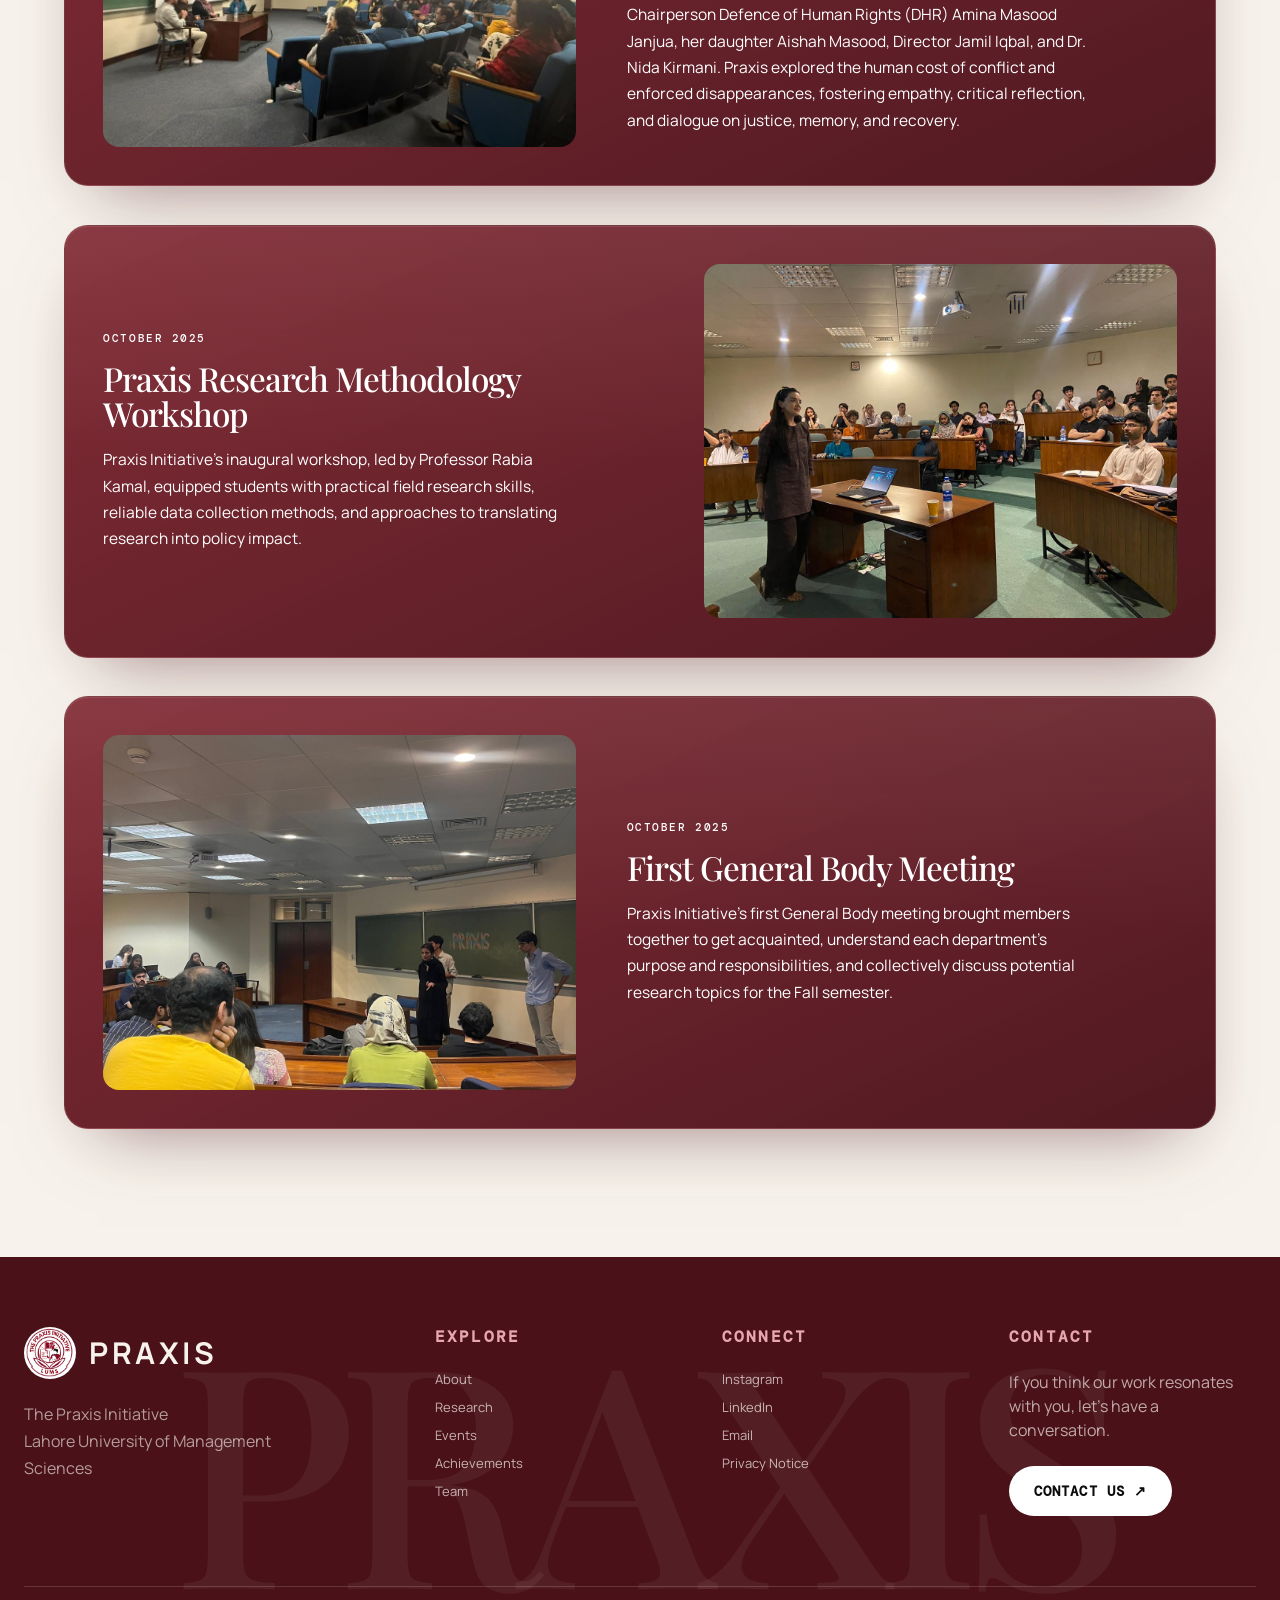
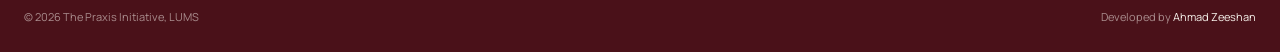
<file: events.html>
<!doctype html>
<html lang="en">
<head>
  <script async src="https://www.googletagmanager.com/gtm.js?id=GTM-KSV4L2P7"></script>
<script>
  window.dataLayer = window.dataLayer || [];
  function gtag(){dataLayer.push(arguments);}
  gtag('js', new Date());
</script>
  <meta charset="utf-8">
  <meta name="viewport" content="width=device-width, initial-scale=1">
  <meta name="description" content="Explore talks, discussions, workshops and other activities organized by Praxis Initiative at Lahore University of Management Sciences.">
  <meta name="robots" content="index, follow">
  <link rel="canonical" href="https://praxis.lums.edu.pk/events.html">
  <meta property="og:site_name" content="Praxis Initiative">
  <meta property="og:type" content="website">
  <meta property="og:title" content="Events | Praxis Initiative at LUMS">
  <meta property="og:description" content="Explore talks, discussions, workshops and other activities organized by Praxis Initiative at Lahore University of Management Sciences.">
  <meta property="og:url" content="https://praxis.lums.edu.pk/events.html">
  <meta property="og:image" content="https://praxis.lums.edu.pk/images/og-image.jpg">
  <meta name="twitter:card" content="summary_large_image">
  <meta name="twitter:title" content="Events | Praxis Initiative at LUMS">
  <meta name="twitter:description" content="Explore talks, discussions, workshops and other activities organized by Praxis Initiative at Lahore University of Management Sciences.">
  <meta name="twitter:image" content="https://praxis.lums.edu.pk/images/og-image.jpg">
  <title>Events | Praxis Initiative at LUMS</title>
  <link rel="icon" type="image/png" href="images/favicon.png">
  <link rel="stylesheet" href="css/styles.css">
  <link rel="stylesheet" href="css/events.css">
  <meta name="referrer" content="strict-origin-when-cross-origin">
</head>
<body>

<div data-site-header></div>

<main class="ab3 events-page" data-gallery-key="events">

<section class="events-gallery on-light">
  <div class="wrap">
    <div class="eyebrow rv" data-events-eyebrow>Eyebrow</div>
    <h1 class="mask"><span data-events-heading>Heading</span></h1>
    <p class="events-intro rv d1" data-events-intro>Description</p>

    
    <div class="events-grid" data-events-grid></div>
  </div>
</section>

</main>

<div data-site-footer></div>
<script src="data/site.js"></script>
<script src="js/main.js"></script>
<script src="js/events.js"></script>
</body>
</html>
</file>
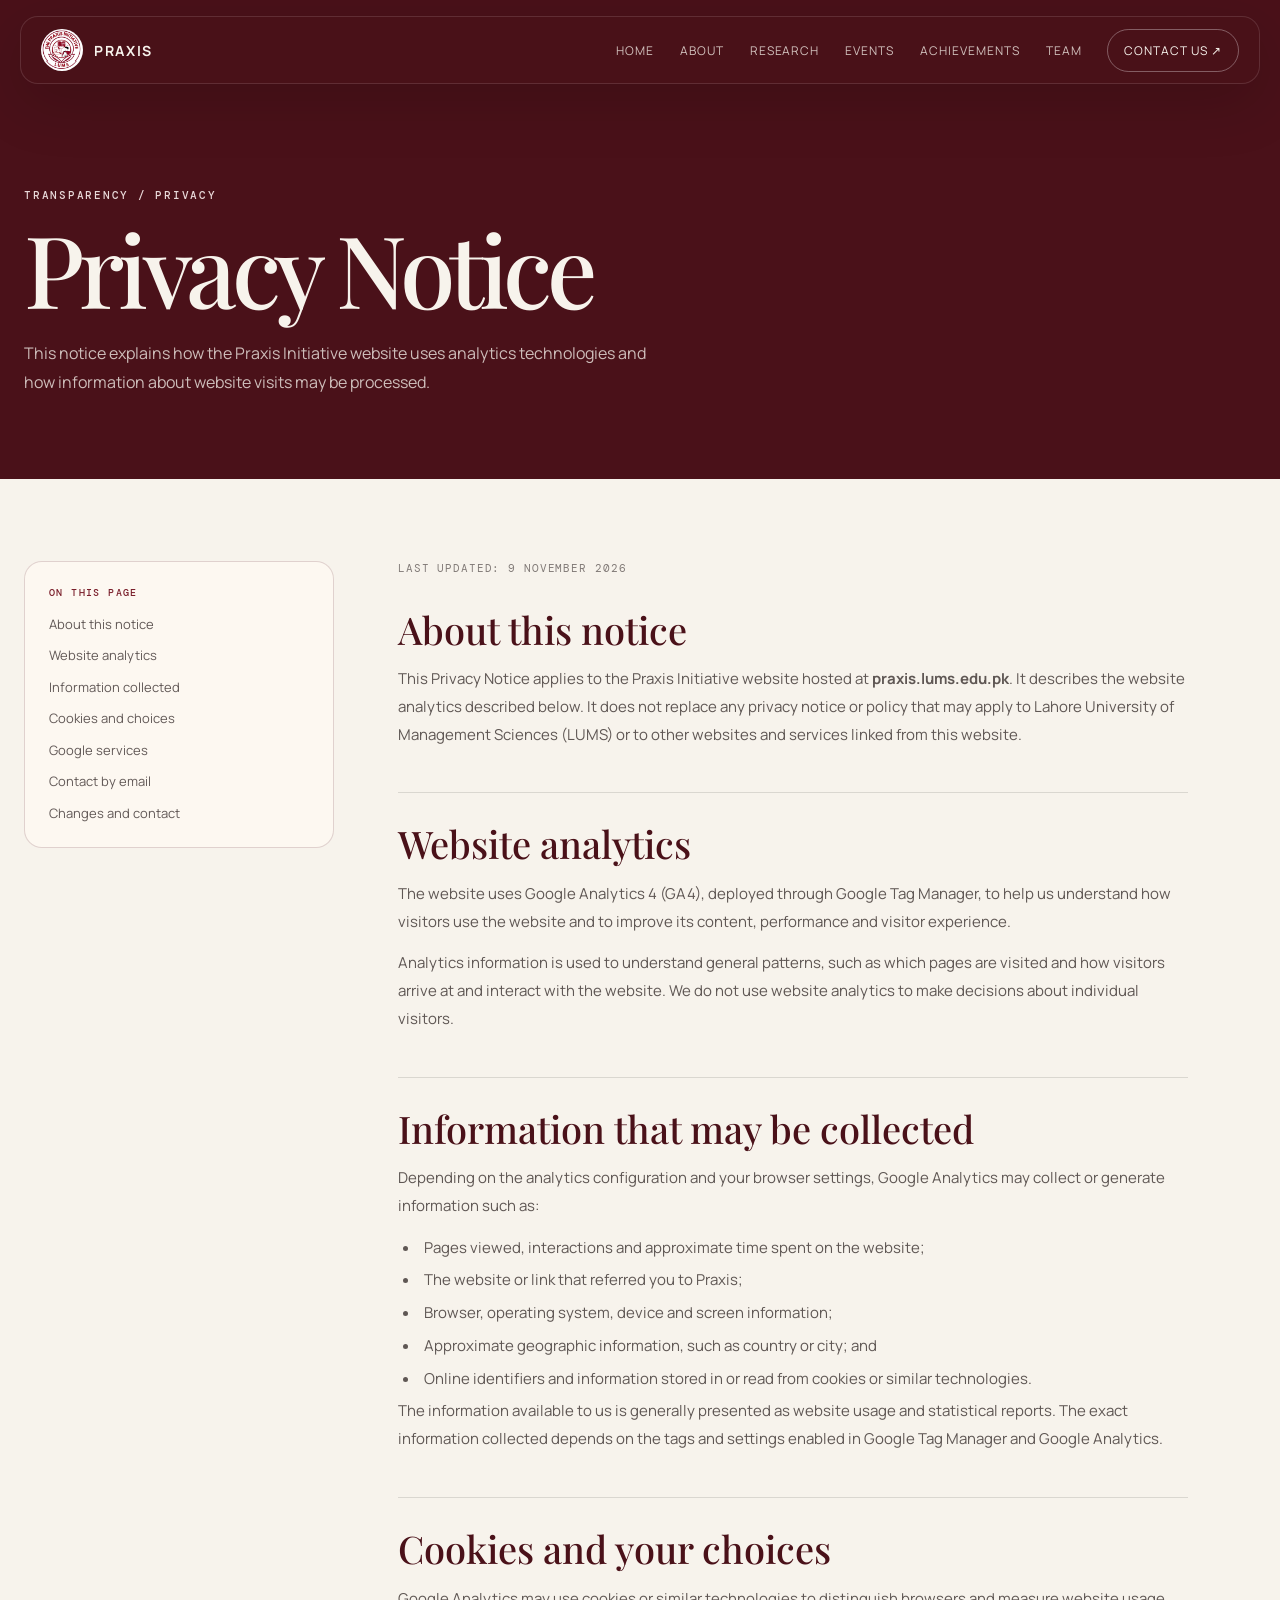
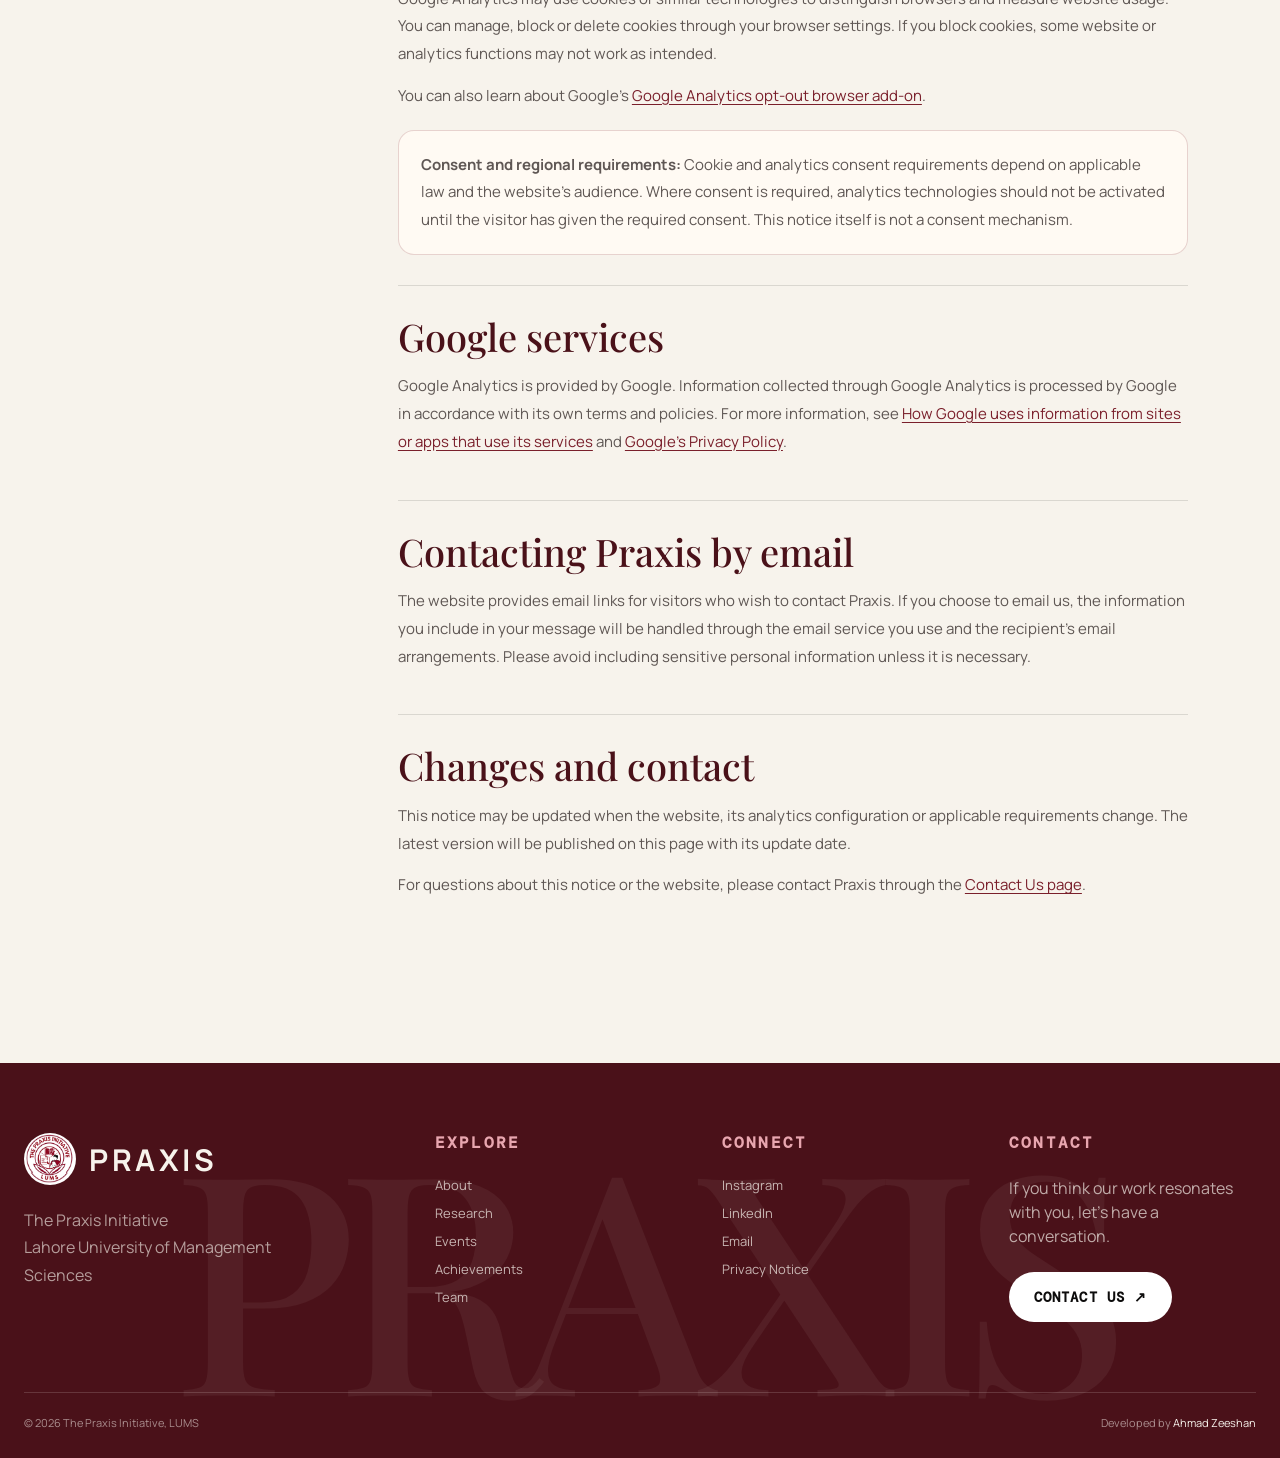
<file: privacy.html>
<!doctype html>
<html lang="en">
<head>
  <script async src="https://www.googletagmanager.com/gtm.js?id=GTM-KSV4L2P7"></script>
<script>
  window.dataLayer = window.dataLayer || [];
  function gtag(){dataLayer.push(arguments);}
  gtag('js', new Date());
</script>
  <meta charset="utf-8">
  <meta name="viewport" content="width=device-width, initial-scale=1">
  <meta name="description" content="Read how the Praxis Initiative website uses analytics and handles information about visitors.">
  <meta name="robots" content="index, follow">
  <link rel="canonical" href="https://praxis.lums.edu.pk/privacy.html">
  <meta property="og:site_name" content="Praxis Initiative">
  <meta property="og:type" content="website">
  <meta property="og:title" content="Privacy Notice | Praxis Initiative at LUMS">
  <meta property="og:description" content="Learn how the Praxis Initiative website uses analytics and handles visitor information.">
  <meta property="og:url" content="https://praxis.lums.edu.pk/privacy.html">
  <meta property="og:image" content="https://praxis.lums.edu.pk/images/og-image.jpg">
  <meta name="twitter:card" content="summary_large_image">
  <meta name="twitter:title" content="Privacy Notice | Praxis Initiative at LUMS">
  <meta name="twitter:description" content="Learn how the Praxis Initiative website uses analytics and handles visitor information.">
  <meta name="twitter:image" content="https://praxis.lums.edu.pk/images/og-image.jpg">
  <title>Privacy Notice | Praxis Initiative at LUMS</title>
  <link rel="icon" type="image/png" href="images/favicon.png">
  <link rel="stylesheet" href="css/styles.css">
  <meta name="referrer" content="strict-origin-when-cross-origin">

  <style>
    .privacy-hero {
      padding: 190px 0 82px;
      background: var(--maroon-deep);
      color: var(--ivory);
    }
    .privacy-hero .eyebrow {
      color: var(--rose);
      margin-bottom: 20px;
    }
    .privacy-hero h1 {
      margin: 0;
      max-width: 900px;
      font-family: var(--serif);
      font-size: clamp(54px, 8vw, 100px);
      line-height: .94;
      letter-spacing: -.055em;
      font-weight: 500;
    }
    .privacy-hero p {
      max-width: 650px;
      margin: 24px 0 0;
      color: rgba(247,243,236,.76);
      font-size: 16px;
      line-height: 1.8;
    }
    .privacy-main {
      padding: 82px 0 120px;
      background: var(--ivory);
    }
    .privacy-layout {
      display: grid;
      grid-template-columns: minmax(190px, .65fr) minmax(0, 1.8fr);
      gap: 64px;
      align-items: start;
    }
    .privacy-aside {
      position: sticky;
      top: 112px;
      padding: 24px;
      border: 1px solid rgba(74,17,25,.16);
      border-radius: 18px;
      background: rgba(255,250,243,.72);
    }
    .privacy-aside-label {
      margin: 0 0 16px;
      color: var(--maroon);
      font: 500 10px var(--mono);
      letter-spacing: .14em;
      text-transform: uppercase;
    }
    .privacy-aside nav {
      display: grid;
      gap: 12px;
    }
    .privacy-aside a {
      color: #625957;
      font-size: 13px;
      line-height: 1.5;
    }
    .privacy-aside a:hover { color: var(--maroon); }
    .privacy-copy { max-width: 790px; }
    .privacy-updated {
      margin: 0 0 34px;
      color: var(--muted);
      font: 11px var(--mono);
      letter-spacing: .08em;
      text-transform: uppercase;
    }
    .privacy-section {
      padding: 0 0 30px;
      margin: 0 0 30px;
      border-bottom: 1px solid rgba(13,12,12,.12);
      scroll-margin-top: 110px;
    }
    .privacy-section:last-child {
      border-bottom: 0;
      margin-bottom: 0;
    }
    .privacy-section h2 {
      margin: 0 0 14px;
      color: var(--maroon-deep);
      font-family: var(--serif);
      font-size: clamp(28px, 4vw, 38px);
      line-height: 1.12;
      font-weight: 500;
    }
    .privacy-section p,
    .privacy-section li {
      color: #5f5754;
      font-size: 15px;
      line-height: 1.85;
    }
    .privacy-section p { margin: 0 0 14px; }
    .privacy-section ul { padding-left: 22px; margin: 10px 0 0; }
    .privacy-section li { padding-left: 4px; margin: 5px 0; }
    .privacy-section a {
      color: var(--maroon);
      text-decoration: underline;
      text-underline-offset: 3px;
    }
    .privacy-note {
      padding: 20px 22px;
      margin-top: 20px;
      border: 1px solid rgba(122,31,43,.18);
      border-radius: 16px;
      background: #fffaf3;
    }
    .privacy-note p:last-child { margin-bottom: 0; }
    @media (max-width: 760px) {
      .privacy-hero { padding: 150px 0 64px; }
      .privacy-main { padding: 58px 0 80px; }
      .privacy-layout { grid-template-columns: 1fr; gap: 34px; }
      .privacy-aside { position: static; }
      .privacy-aside nav { grid-template-columns: repeat(2, minmax(0,1fr)); }
    }
    @media (max-width: 460px) {
      .privacy-aside nav { grid-template-columns: 1fr; }
      .privacy-section p, .privacy-section li { font-size: 14px; }
    }
  </style>
</head>
<body>
  <!-- Google Tag Manager (noscript) -->
  <noscript><iframe src="https://www.googletagmanager.com/ns.html?id=GTM-KSV4L2P7"
  height="0" width="0" style="display:none;visibility:hidden"></iframe></noscript>
  <!-- End Google Tag Manager (noscript) -->

  <div data-site-header></div>

  <main>
    <section class="privacy-hero">
      <div class="container">
        <div class="eyebrow">TRANSPARENCY / PRIVACY</div>
        <h1>Privacy Notice</h1>
        <p>This notice explains how the Praxis Initiative website uses analytics technologies and how information about website visits may be processed.</p>
      </div>
    </section>

    <section class="privacy-main">
      <div class="container privacy-layout">
        <aside class="privacy-aside" aria-label="Privacy notice contents">
          <p class="privacy-aside-label">On this page</p>
          <nav>
            <a href="#scope">About this notice</a>
            <a href="#analytics">Website analytics</a>
            <a href="#information">Information collected</a>
            <a href="#cookies">Cookies and choices</a>
            <a href="#google">Google services</a>
            <a href="#email">Contact by email</a>
            <a href="#changes">Changes and contact</a>
          </nav>
        </aside>

        <div class="privacy-copy">
          <p class="privacy-updated">Last updated: 9 November 2026</p>

          <section class="privacy-section" id="scope">
            <h2>About this notice</h2>
            <p>This Privacy Notice applies to the Praxis Initiative website hosted at <strong>praxis.lums.edu.pk</strong>. It describes the website analytics described below. It does not replace any privacy notice or policy that may apply to Lahore University of Management Sciences (LUMS) or to other websites and services linked from this website.</p>
          </section>

          <section class="privacy-section" id="analytics">
            <h2>Website analytics</h2>
            <p>The website uses Google Analytics 4 (GA4), deployed through Google Tag Manager, to help us understand how visitors use the website and to improve its content, performance and visitor experience.</p>
            <p>Analytics information is used to understand general patterns, such as which pages are visited and how visitors arrive at and interact with the website. We do not use website analytics to make decisions about individual visitors.</p>
          </section>

          <section class="privacy-section" id="information">
            <h2>Information that may be collected</h2>
            <p>Depending on the analytics configuration and your browser settings, Google Analytics may collect or generate information such as:</p>
            <ul>
              <li>Pages viewed, interactions and approximate time spent on the website;</li>
              <li>The website or link that referred you to Praxis;</li>
              <li>Browser, operating system, device and screen information;</li>
              <li>Approximate geographic information, such as country or city; and</li>
              <li>Online identifiers and information stored in or read from cookies or similar technologies.</li>
            </ul>
            <p>The information available to us is generally presented as website usage and statistical reports. The exact information collected depends on the tags and settings enabled in Google Tag Manager and Google Analytics.</p>
          </section>

          <section class="privacy-section" id="cookies">
            <h2>Cookies and your choices</h2>
            <p>Google Analytics may use cookies or similar technologies to distinguish browsers and measure website usage. You can manage, block or delete cookies through your browser settings. If you block cookies, some website or analytics functions may not work as intended.</p>
            <p>You can also learn about Google's <a href="https://tools.google.com/dlpage/gaoptout" target="_blank" rel="noopener noreferrer">Google Analytics opt-out browser add-on</a>.</p>
            <div class="privacy-note">
              <p><strong>Consent and regional requirements:</strong> Cookie and analytics consent requirements depend on applicable law and the website's audience. Where consent is required, analytics technologies should not be activated until the visitor has given the required consent. This notice itself is not a consent mechanism.</p>
            </div>
          </section>

          <section class="privacy-section" id="google">
            <h2>Google services</h2>
            <p>Google Analytics is provided by Google. Information collected through Google Analytics is processed by Google in accordance with its own terms and policies. For more information, see <a href="https://policies.google.com/technologies/partner-sites" target="_blank" rel="noopener noreferrer">How Google uses information from sites or apps that use its services</a> and <a href="https://policies.google.com/privacy" target="_blank" rel="noopener noreferrer">Google's Privacy Policy</a>.</p>
          </section>

          <section class="privacy-section" id="email">
            <h2>Contacting Praxis by email</h2>
            <p>The website provides email links for visitors who wish to contact Praxis. If you choose to email us, the information you include in your message will be handled through the email service you use and the recipient's email arrangements. Please avoid including sensitive personal information unless it is necessary.</p>
          </section>

          <section class="privacy-section" id="changes">
            <h2>Changes and contact</h2>
            <p>This notice may be updated when the website, its analytics configuration or applicable requirements change. The latest version will be published on this page with its update date.</p>
            <p>For questions about this notice or the website, please contact Praxis through the <a href="register.html">Contact Us page</a>.</p>
          </section>
        </div>
      </div>
    </section>
  </main>

  <div data-site-footer></div>

  <script src="data/site.js"></script>
  <script src="js/main.js"></script>
</body>
</html>
</file>
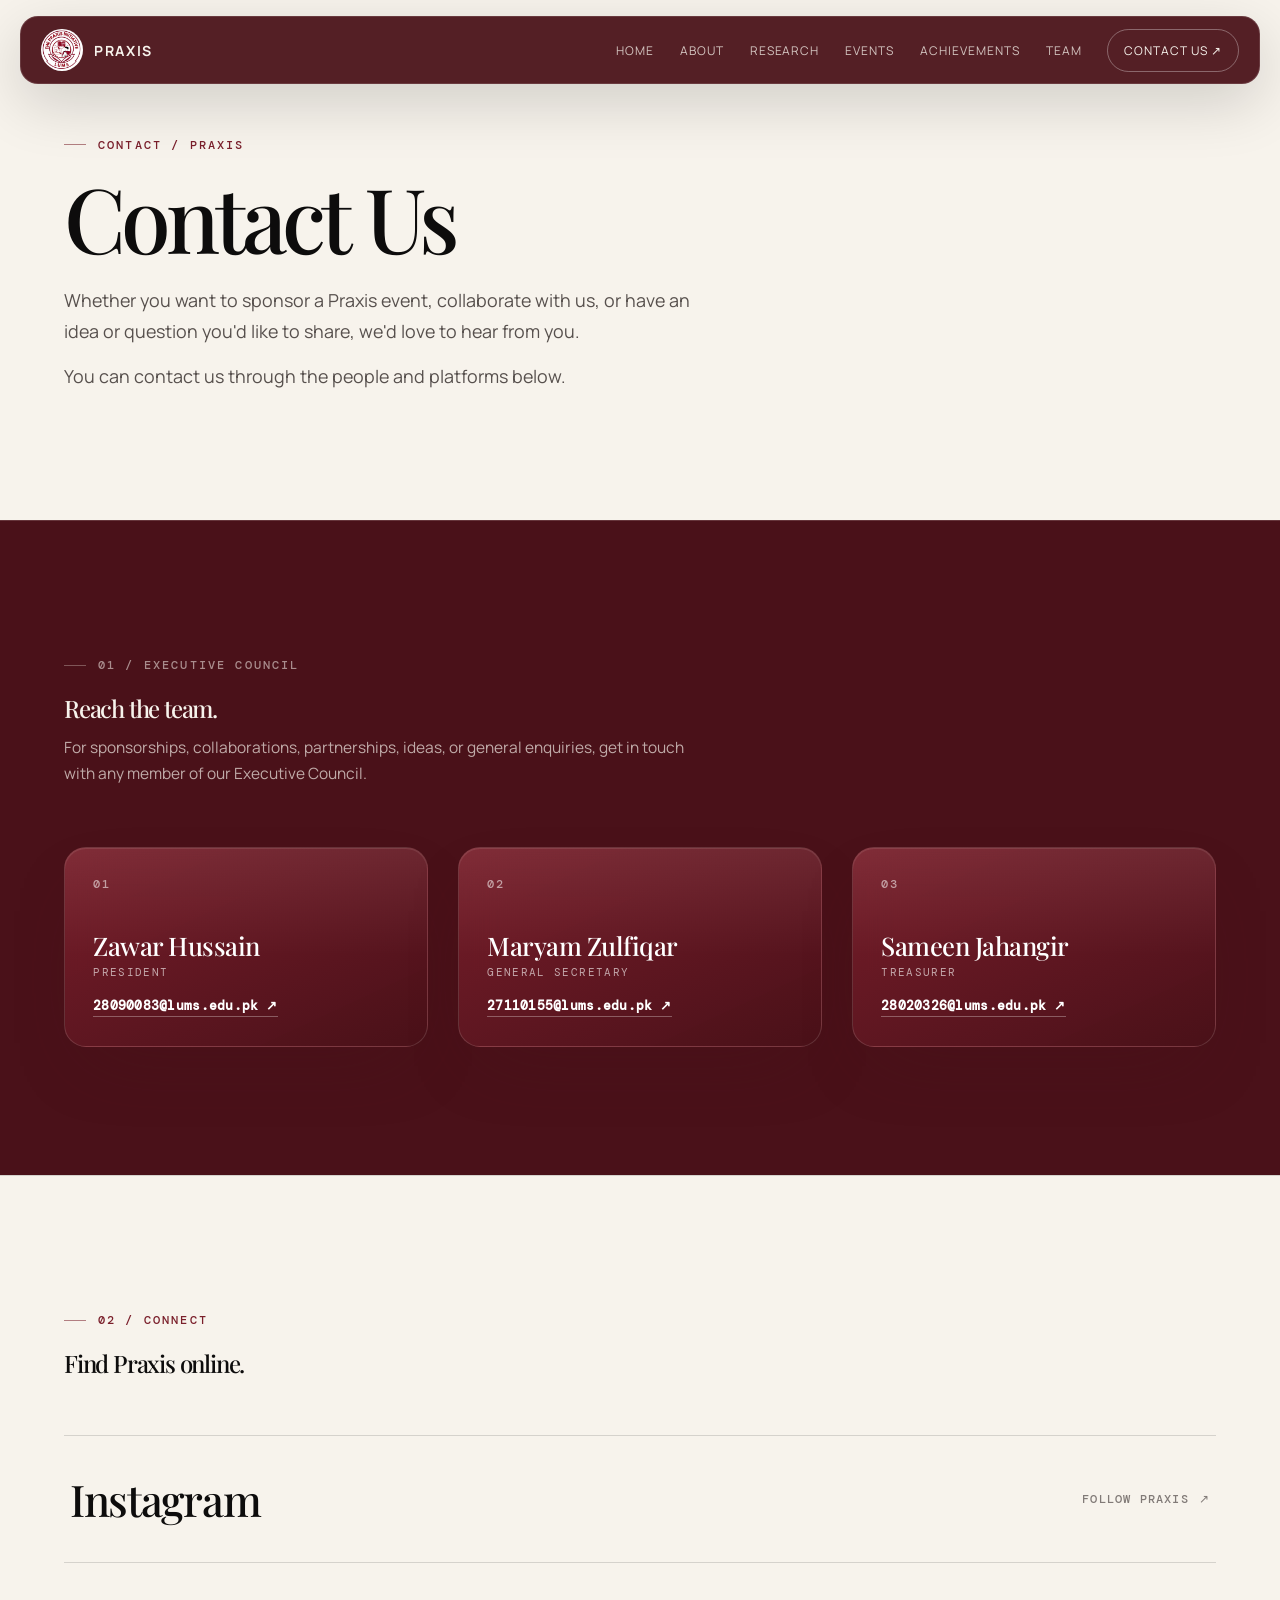
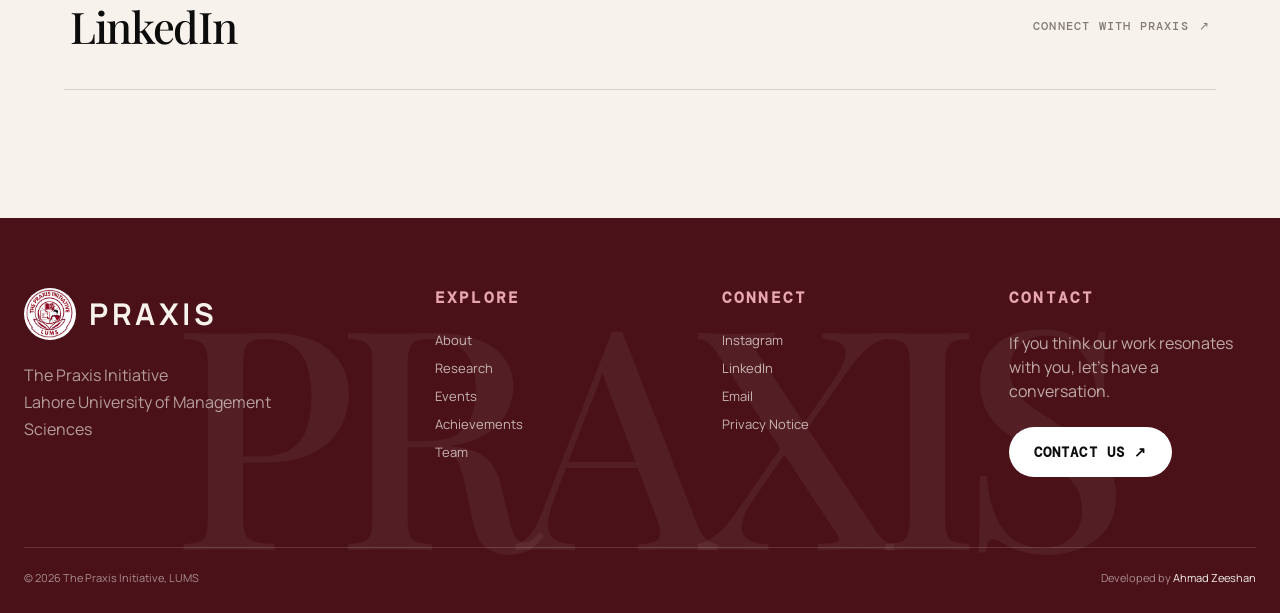
<file: register.html>
<!DOCTYPE html>

<html lang="en">
<head>
    <script async src="https://www.googletagmanager.com/gtm.js?id=GTM-KSV4L2P7"></script>
<script>
  window.dataLayer = window.dataLayer || [];
  function gtag(){dataLayer.push(arguments);}
  gtag('js', new Date());
</script>
<meta charset="utf-8"/>
<meta content="width=device-width, initial-scale=1" name="viewport"/>
<meta content="Contact Praxis Initiative at LUMS for sponsorships, collaborations, partnerships, ideas and general enquiries." name="description"/>
<meta content="index, follow" name="robots"/>
<link href="https://praxis.lums.edu.pk/register.html" rel="canonical"/>
<meta content="Praxis Initiative" property="og:site_name"/>
<meta content="website" property="og:type"/>
<meta content="Contact Us | Praxis Initiative at LUMS" property="og:title"/>
<meta content="Contact Praxis Initiative at LUMS for sponsorships, collaborations, partnerships, ideas and general enquiries." property="og:description"/>
<meta content="https://praxis.lums.edu.pk/register.html" property="og:url"/>
<meta content="https://praxis.lums.edu.pk/images/og-image.jpg" property="og:image"/>
<meta content="summary_large_image" name="twitter:card"/>
<meta content="Contact Us | Praxis Initiative at LUMS" name="twitter:title"/>
<meta content="Contact Praxis Initiative at LUMS for sponsorships, collaborations, partnerships, ideas and general enquiries." name="twitter:description"/>
<meta content="https://praxis.lums.edu.pk/images/og-image.jpg" name="twitter:image"/>
<title>Contact Us | Praxis Initiative at LUMS</title>
<link href="images/favicon.png" rel="icon" type="image/png"/>
<link href="css/styles.css" rel="stylesheet"/>
<link href="css/contact.css" rel="stylesheet"/>
<meta content="strict-origin-when-cross-origin" name="referrer"/>
</head>
<body>
<div data-site-header=""></div>
<main class="ab3 contact-page">
<section class="contact-hero on-light">
<div class="wrap">
<div class="eyebrow rv" data-contact-eyebrow="">Contact / Praxis</div>
<h1 class="mask"><span data-contact-heading="">Contact Us</span></h1>
<div class="contact-intro rv d1" data-contact-intro=""></div>
</div>
</section>
<section class="contact-section on-maroon">
<div class="wrap">
<div class="contact-section-head">
<div class="eyebrow rv" data-contact-ec-eyebrow="">01 / Executive Council</div>
<h2 class="mask"><span>Reach the team.</span></h2>
<p class="rv d1" data-contact-ec-intro=""></p>
</div>
<div class="contact-ec-grid" data-contact-ec=""></div>
</div>
</section>
<section class="contact-section on-light">
<div class="wrap">
<div class="contact-section-head">
<div class="eyebrow rv" data-contact-connect-eyebrow="">02 / Connect</div>
<h2 class="mask"><span>Find Praxis online.</span></h2>
</div>
<div class="connect-list" data-contact-connect=""></div>
</div>
</section>
</main>
<div data-site-footer=""></div>
<script src="data/site.js"></script>
<script src="js/main.js"></script>
<script src="js/contact.js"></script>
</body>
</html>
</file>
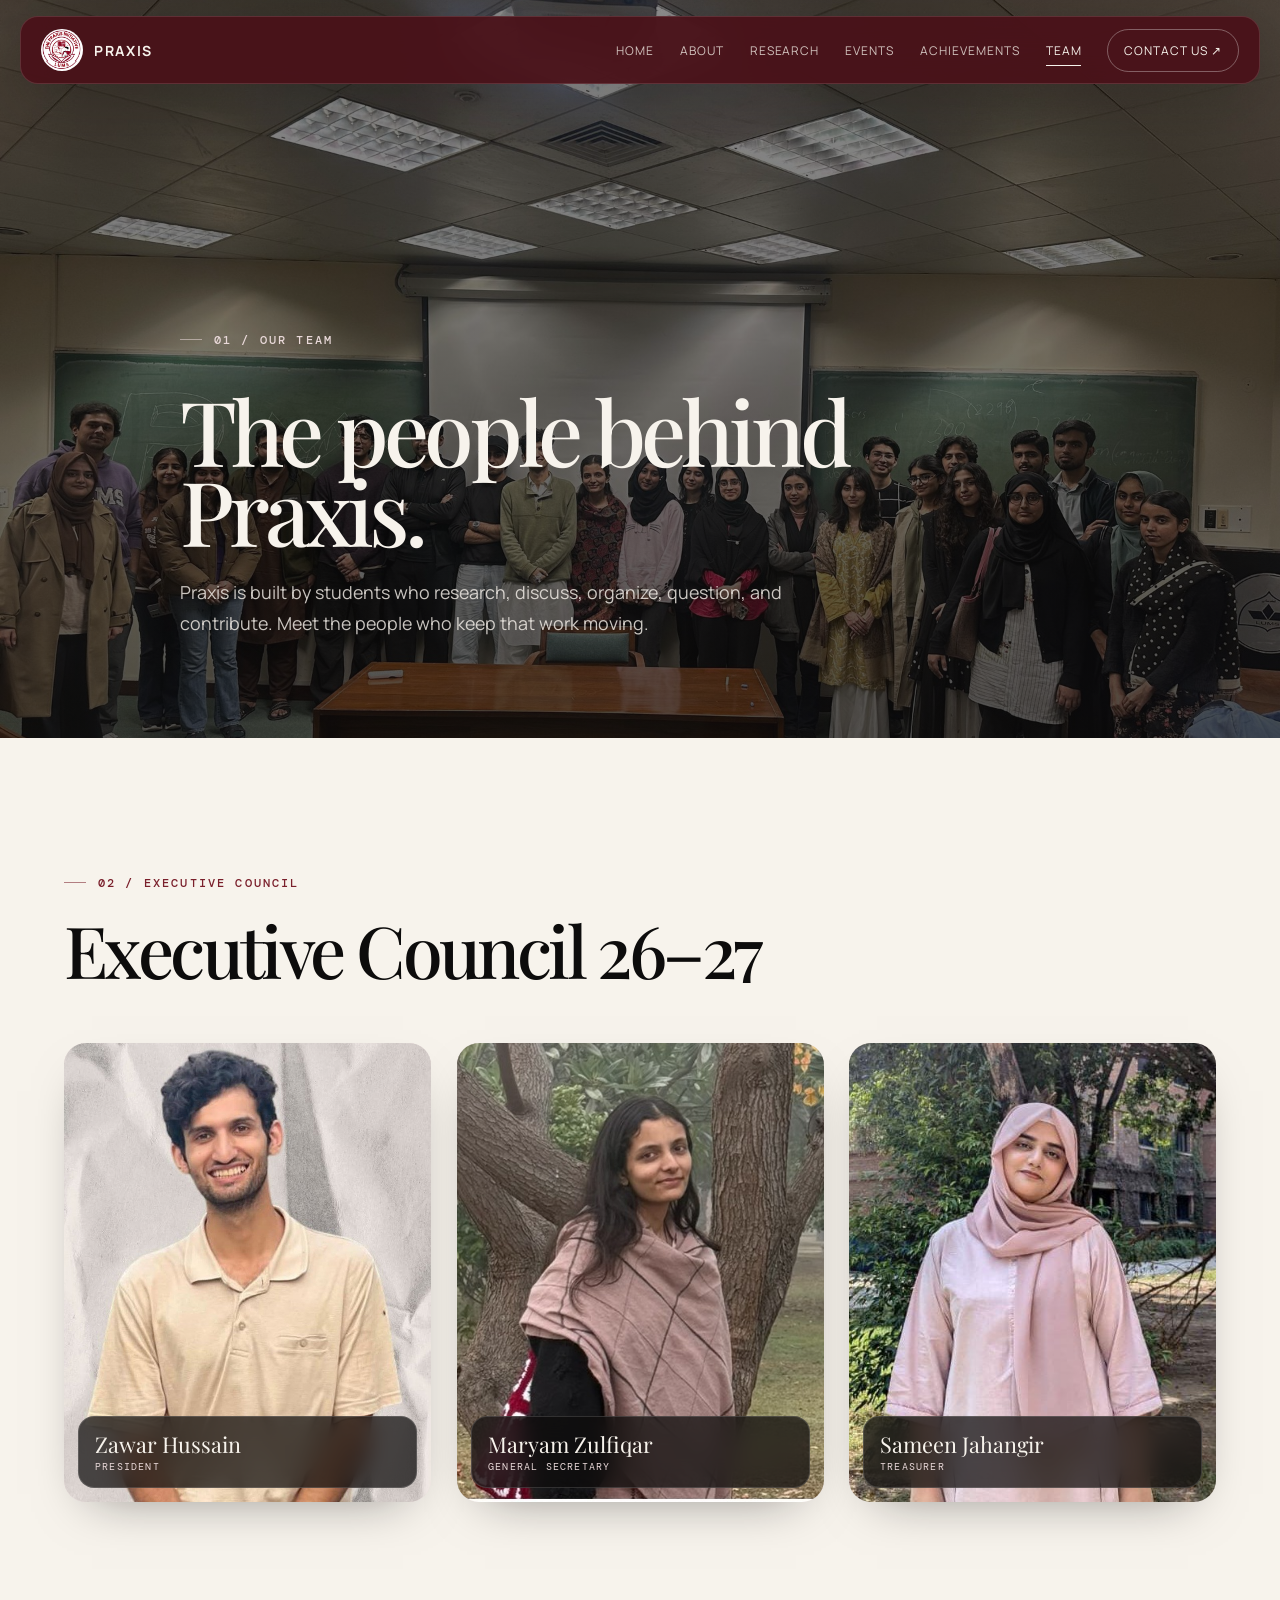
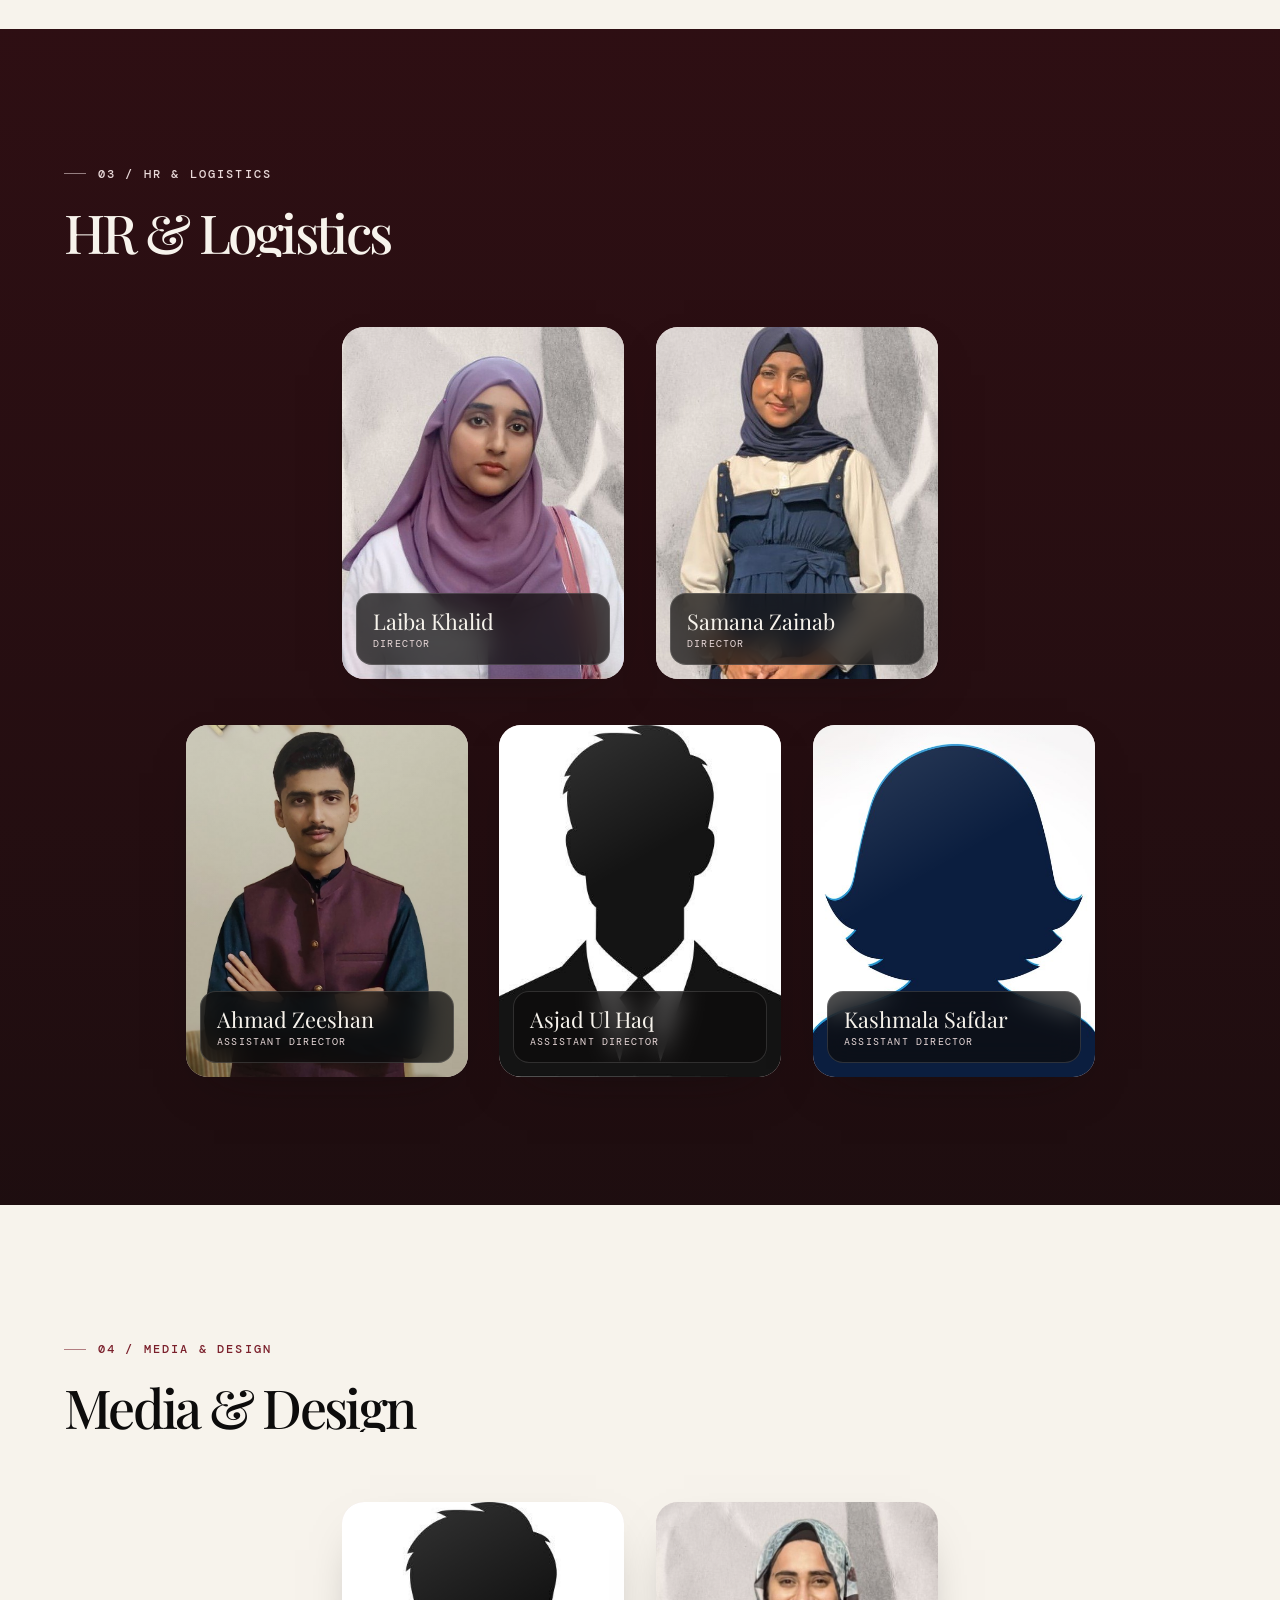
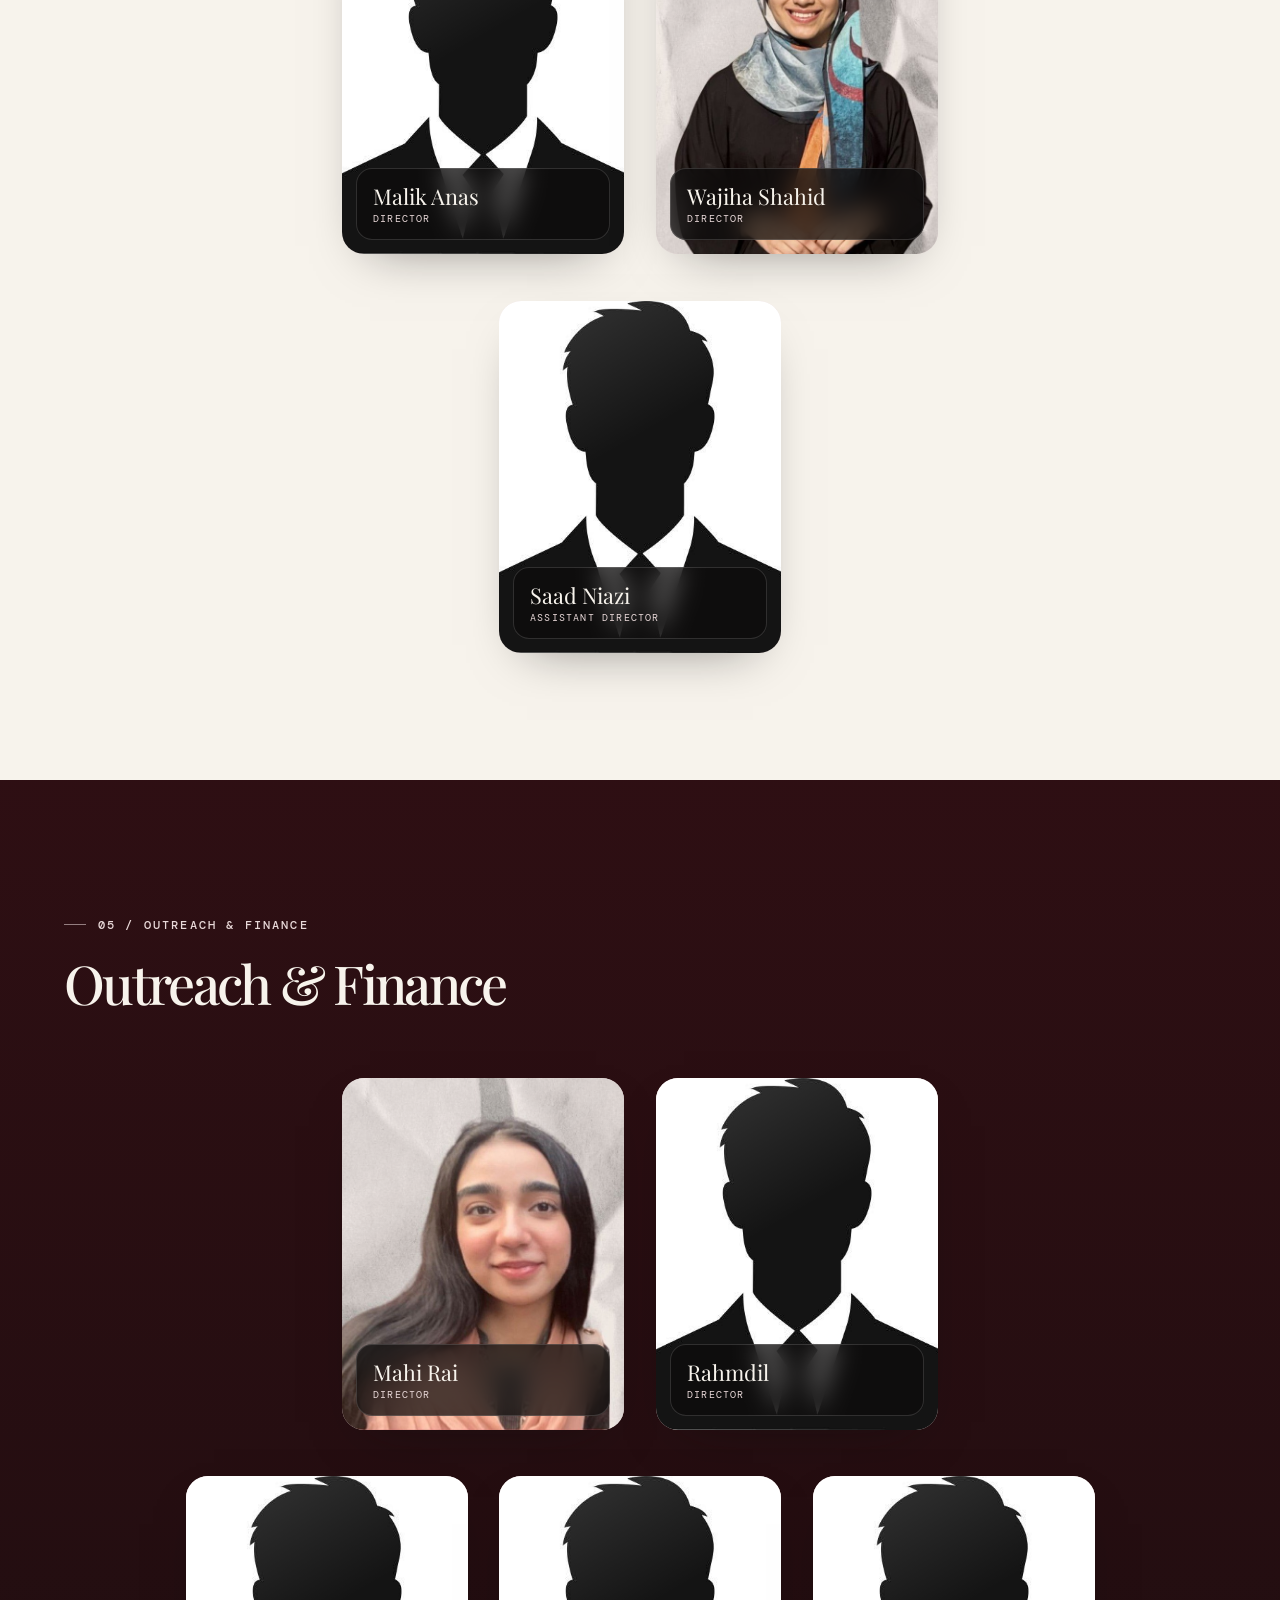
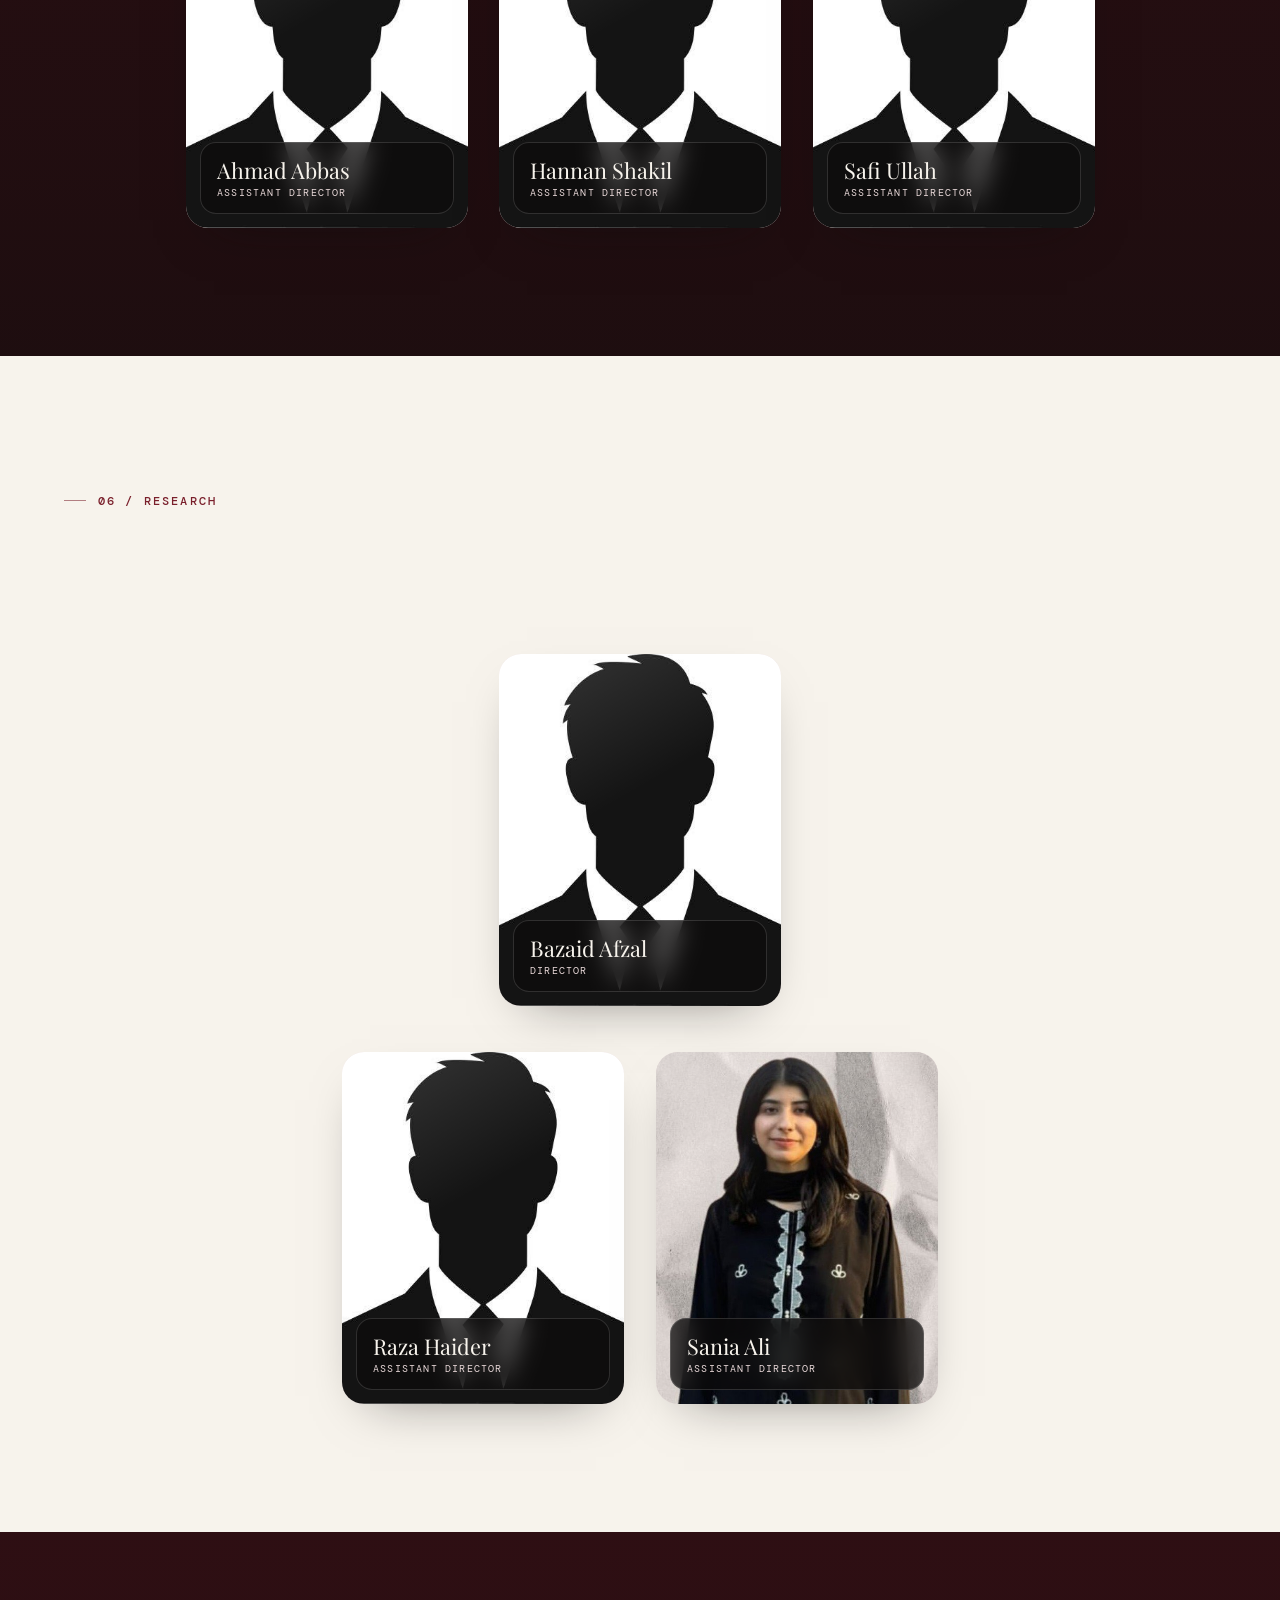
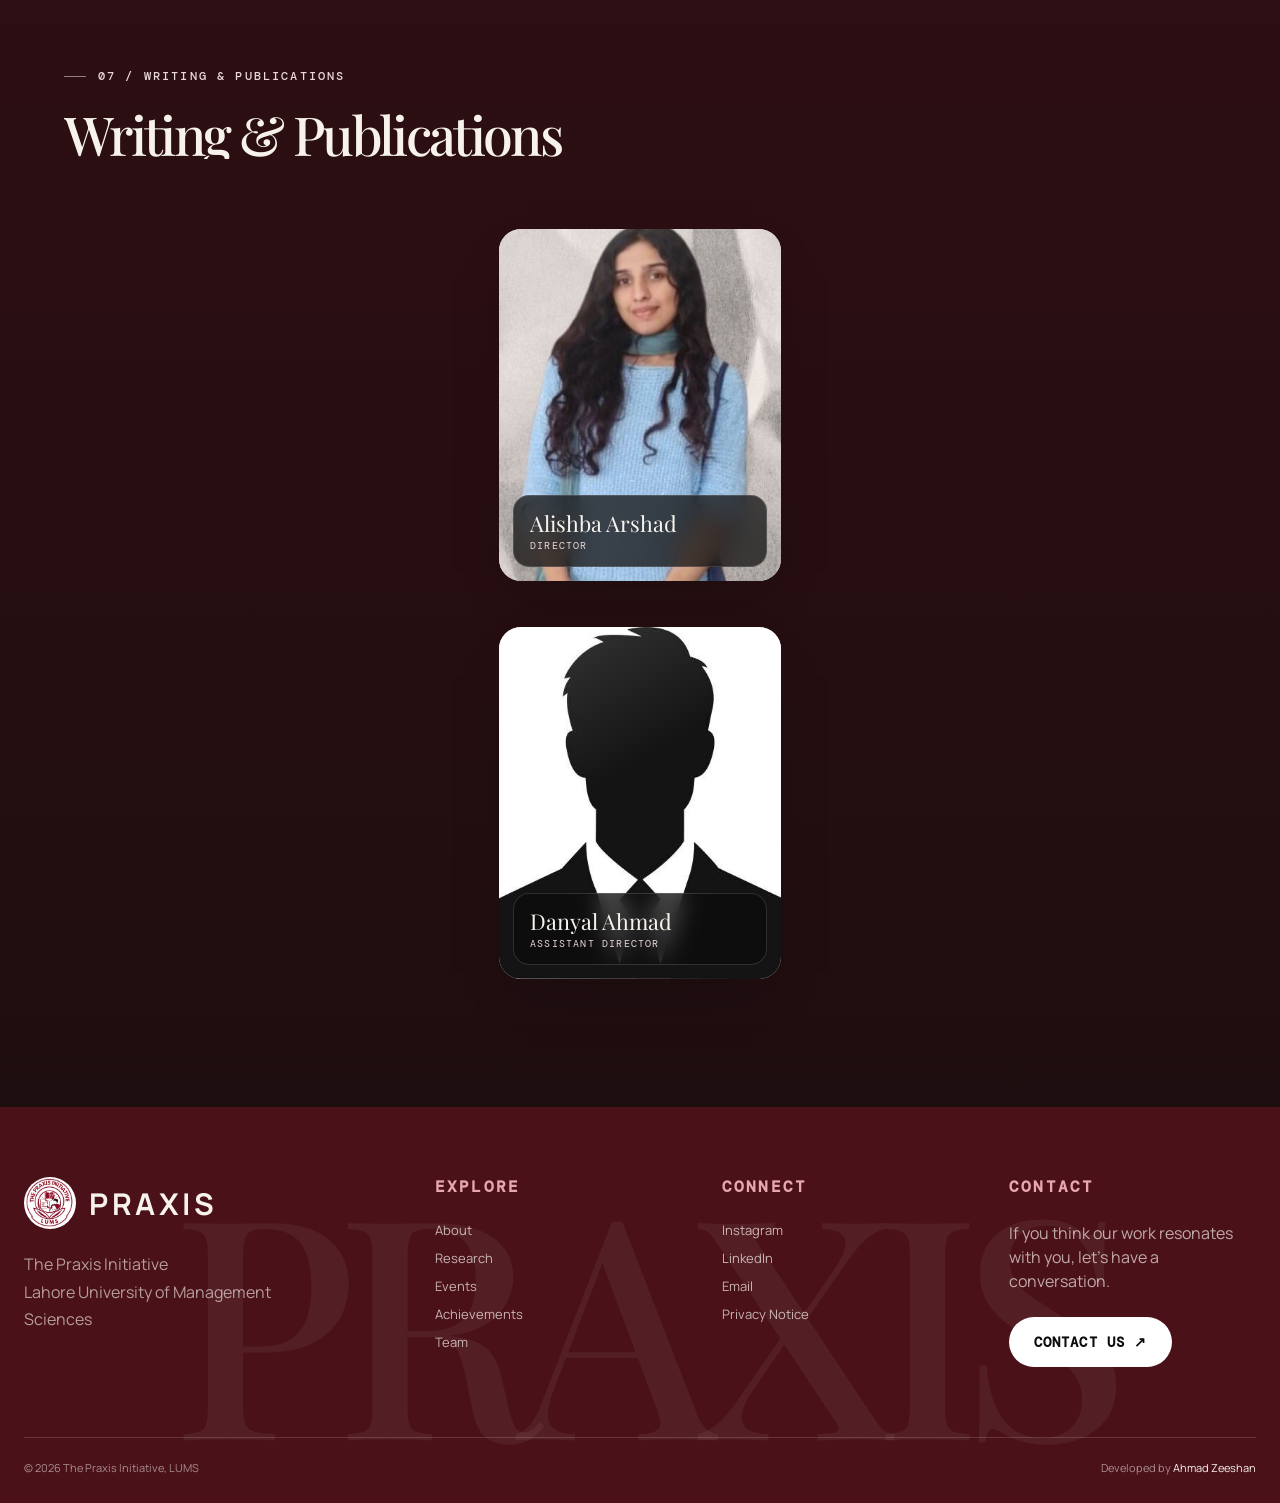
<file: team.html>
<!doctype html>
<html lang="en">
<head>
  <script async src="https://www.googletagmanager.com/gtm.js?id=GTM-KSV4L2P7"></script>
<script>
  window.dataLayer = window.dataLayer || [];
  function gtag(){dataLayer.push(arguments);}
  gtag('js', new Date());
</script>
  <meta charset="utf-8">
  <meta name="viewport" content="width=device-width, initial-scale=1">
  <meta name="description" content="Meet the Executive Council and departments behind Praxis Initiative at Lahore University of Management Sciences.">
  <meta name="robots" content="index, follow">
  <link rel="canonical" href="https://praxis.lums.edu.pk/team.html">
  <meta property="og:site_name" content="Praxis Initiative">
  <meta property="og:type" content="website">
  <meta property="og:title" content="Our Team | Praxis Initiative at LUMS">
  <meta property="og:description" content="Meet the Executive Council and departments behind Praxis Initiative at Lahore University of Management Sciences.">
  <meta property="og:url" content="https://praxis.lums.edu.pk/team.html">
  <meta property="og:image" content="https://praxis.lums.edu.pk/images/og-image.jpg">
  <meta name="twitter:card" content="summary_large_image">
  <meta name="twitter:title" content="Our Team | Praxis Initiative at LUMS">
  <meta name="twitter:description" content="Meet the Executive Council and departments behind Praxis Initiative at Lahore University of Management Sciences.">
  <meta name="twitter:image" content="https://praxis.lums.edu.pk/images/og-image.jpg">
  <title>Our Team | Praxis Initiative at LUMS</title>
  <link rel="icon" type="image/png" href="images/favicon.png">
  <link rel="stylesheet" href="css/styles.css">
  <link rel="stylesheet" href="css/team.css">
  <meta name="referrer" content="strict-origin-when-cross-origin">
</head>
<body>

<div data-site-header></div>

<main class="ab3 team-page" data-team-root></main>

<div data-site-footer></div>

<script src="data/site.js"></script>
<script src="js/main.js"></script>
<script src="data/team.js"></script>
<script src="js/team.js"></script>

</body>
</html>
</file>
<file: css/styles.css>
/* Global design system, navigation, footer, shared components and responsive rules. */

/* Base. */
@import url('https://fonts.googleapis.com/css2?family=DM+Mono:wght@400;500&family=Manrope:wght@400;500;600;700&family=Playfair+Display:wght@500;600&display=swap');

:root {
  --maroon: #7A1F2B;
  --maroon-deep: #4A1119;
  --ivory: #F7F3EC;
  --ink: #0D0C0C;
  --rose: #E9D9D9;
  --white: #FFFFFF;
  --muted: #817A77;
  --line: rgba(13,12,12,.14);
  --radius: 24px;
  --serif: "Playfair Display", Georgia, serif;
  --sans: "Manrope", Arial, sans-serif;
  --mono: "DM Mono", monospace;
}

* { box-sizing: border-box; }
html { scroll-behavior: smooth; }
body {
  margin: 0;
  background: var(--ivory);
  color: var(--ink);
  font-family: var(--sans);
  overflow-x: hidden;
}
a { color: inherit; text-decoration: none; }
button, input, textarea, select { font: inherit; }
img { display: block; max-width: 100%; }

.container { width: min(1240px, calc(100% - 48px)); margin: 0 auto; }
.eyebrow { font: 500 11px/1 var(--mono); letter-spacing: .16em; text-transform: uppercase; }
.serif { font-family: var(--serif); }

/* Navigation. */
.site-header {
  position: fixed; top: 0; left: 0; right: 0; z-index: 1000;
  padding: 16px 0;
  transition: .35s ease;
}
.site-header.scrolled { padding: 10px 0; }
.navbar {
  width: min(1240px, calc(100% - 32px)); margin: 0 auto;
  min-height: 68px; padding: 0 20px;
  display: flex; align-items: center; gap: 28px;
  color: var(--ivory); background: rgba(74,17,25,.94);
  border: 1px solid rgba(255,255,255,.12);
  border-radius: 18px; backdrop-filter: blur(18px);
  box-shadow: 0 18px 60px rgba(0,0,0,.16);
}
.brand { display: flex; align-items: center; gap: 11px; min-width: max-content; }
.brand img { width: 42px; height: 42px; object-fit: cover; border-radius: 50%; background: var(--ivory); }
.brand-word { font-weight: 700; letter-spacing: .12em; font-size: 14px; }
.nav-links { margin-left: auto; display: flex; align-items: center; gap: 26px; }
.nav-links a { position: relative; color: rgba(247,243,236,.78); font-size: 12px; letter-spacing: .08em; text-transform: uppercase; }
.nav-links a::after {
  content:""; position:absolute; left:0; right:100%; bottom:-7px; height:1px;
  background: var(--ivory); transition: right .25s ease;
}
.nav-links a:hover::after, .nav-links a.active::after { right:0; }
.nav-links a:hover, .nav-links a.active { color: var(--ivory); }
.nav-cta {
  padding: 12px 16px; border: 1px solid rgba(255,255,255,.32);
  border-radius: 999px; color: var(--ivory) !important;
}
.nav-cta::after { display:none; }
.menu-button { display:none; margin-left:auto; background:none; border:0; color:var(--ivory); font-size:24px; }

/* Home hero. */
.hero {
  position: relative; min-height: 94vh; display: grid; align-items: end;
  background: var(--maroon-deep); color: var(--ivory); overflow: hidden;
}
.hero-slides, .hero-slide { position:absolute; inset:0; }
.hero-slide { opacity:0; transform:scale(1.04); transition: opacity 1s ease, transform 5s ease; }
.hero-slide.active { opacity:1; transform:scale(1); }
.hero-slide img { width:100%; height:100%; object-fit:cover; filter:saturate(.78); }
.hero-overlay {
  position:absolute; inset:0;
  background:
    linear-gradient(90deg, rgba(13,12,12,.88) 0%, rgba(13,12,12,.54) 45%, rgba(13,12,12,.22) 100%),
    linear-gradient(0deg, rgba(13,12,12,.76), transparent 55%);
}
.hero-content { position:relative; z-index:3; padding-bottom:90px; display:flex; justify-content:space-between; gap:30px; }
.hero-copy { max-width: 760px; }
.hero-copy h1 {
  font-family:var(--serif); font-size:clamp(58px, 8.3vw, 128px);
  line-height:.88; letter-spacing:-.055em; margin:16px 0 26px;
  max-width: 850px;
}
.hero-eyebrow { color: var(--rose); }
.hero-description { max-width:560px; color:rgba(247,243,236,.76); font-size:17px; line-height:1.7; }
.hero-actions { display:flex; align-items:center; gap:24px; margin-top:30px; }
.button {
  display:inline-flex; align-items:center; gap:12px; padding:14px 20px;
  border-radius:999px; border:1px solid transparent; font-size:12px;
  text-transform:uppercase; letter-spacing:.1em; font-weight:700;
  transition:transform .25s ease, background .25s ease, border .25s ease;
}
.button:hover { transform:translateY(-2px); }
.button-primary { background:var(--ivory); color:var(--ink); }
.button-dark { background:var(--maroon); color:var(--ivory); }
.text-link { font-size:12px; text-transform:uppercase; letter-spacing:.1em; font-weight:700; }
.light-link { color:var(--ivory); }
.hero-counter { align-self:end; display:flex; align-items:center; gap:14px; font:12px var(--mono); }
.hero-progress { display:flex; gap:6px; align-items:center; }
.hero-progress button { width:42px; height:2px; border:0; padding:0; background:rgba(247,243,236,.28); cursor:pointer; }
.hero-progress button.active { background:var(--ivory); }
.hero-orbit { position:absolute; z-index:2; border:1px solid rgba(247,243,236,.16); border-radius:50%; pointer-events:none; }
.orbit-one { width:470px; height:470px; right:-90px; top:18%; transform:rotate(22deg); }
.orbit-two { width:650px; height:250px; right:-120px; top:34%; transform:rotate(-18deg); }
.hero-glow { position:absolute; z-index:1; width:340px; height:340px; right:12%; top:20%; border-radius:50%; background:radial-gradient(circle, rgba(233,217,217,.18), transparent 68%); filter:blur(8px); }

/* Announcement bar. */
.announcement {
  position:relative; z-index:5; width:min(1120px, calc(100% - 48px)); margin:-34px auto 0;
  padding:20px 24px; display:flex; align-items:center; gap:20px;
  background:rgba(243, 245, 245, 0.96); border:1px solid rgba(74,17,25,.16);
  border-radius:20px; box-shadow:0 20px 70px rgba(13,12,12,.12);
}
.announcement-dot { width:8px; height:8px; border-radius:50%; background:var(--maroon); box-shadow:0 0 0 7px rgba(122,31,43,.10); }
.announcement-copy { flex:1; display:flex; align-items:baseline; gap:14px; flex-wrap:wrap; }
.announcement-label { color:var(--maroon); font:500 10px var(--mono); letter-spacing:.14em; }
.announcement-text { font-size:14px; }
.announcement .button { padding:10px 14px; font-size:10px; }
.announcement[hidden] { display:none !important; }

/* Shared sections. */
.section { padding:130px 0; }
.section-dark { background:var(--maroon-deep); color:var(--ivory); }
.section-maroon { background:var(--maroon-deep); color:var(--ivory); }
.section-header { display:grid; grid-template-columns: 1fr 2fr; gap:40px; margin-bottom:60px; }
.section-header h2 { margin:0; font-family:var(--serif); font-size:clamp(48px,7vw,92px); line-height:.92; letter-spacing:-.045em; font-weight:500; }
.section-header p { max-width:650px; font-size:18px; line-height:1.8; color:var(--muted); align-self:end; }
.section-dark .section-header p, .section-maroon .section-header p { color:rgba(247,243,236,.68); }

.about-grid { display:grid; grid-template-columns:1.15fr .85fr; gap:70px; align-items:center; }
.about-copy p { font-size:20px; line-height:1.85; max-width:680px; }
.about-visual { position:relative; min-height:520px; border-radius:32px; overflow:hidden; background:var(--maroon-deep); }
.about-visual::before, .about-visual::after { content:""; position:absolute; border:1px solid rgba(247,243,236,.22); border-radius:50%; }
.about-visual::before { width:420px; height:420px; top:45px; left:50%; transform:translateX(-50%); }
.about-visual::after { width:560px; height:220px; top:150px; left:50%; transform:translateX(-50%) rotate(-20deg); }
.about-mark { position:absolute; inset:0; display:grid; place-items:center; }
.about-mark span { font-family:var(--serif); font-size:160px; color:rgba(247,243,236,.10); }

.work-grid { display:grid; grid-template-columns: .9fr 1.1fr; gap:70px; align-items:stretch; }
.work-image { min-height:650px; border-radius:30px; overflow:hidden; position:relative; }
.work-image img { width:100%; height:100%; object-fit:cover; }
.work-image::after { content:""; position:absolute; inset:0; background:linear-gradient(180deg, transparent 45%, rgba(13,12,12,.5)); }
.work-list { display:flex; flex-direction:column; }
.work-item { padding:28px 0; border-top:1px solid var(--line); cursor:pointer; transition:padding .25s ease; }
.work-item:last-child { border-bottom:1px solid var(--line); }
.work-item:hover { padding-left:14px; }
.work-item .number { font:11px var(--mono); color:var(--maroon); }
.work-item h3 { font-family:var(--serif); font-size:40px; font-weight:500; margin:10px 0; }
.work-item p { color:var(--muted); line-height:1.7; margin:0; max-width:560px; }

.join-grid { display:grid; grid-template-columns:1fr 1fr; gap:80px; align-items:start; }
.join-heading { font-family:var(--serif); font-size:clamp(52px,6vw,82px); line-height:.95; margin:0; font-weight:500; letter-spacing:-.04em; }
.join-items { counter-reset: join; }
.join-item { display:grid; grid-template-columns:70px 1fr; gap:20px; padding:24px 0; border-top:1px solid var(--line); }
.join-item:last-child { border-bottom:1px solid var(--line); }
.join-item::before { counter-increment:join; content:"0" counter(join); font:11px var(--mono); color:var(--maroon); }
.join-item p { margin:0; font-size:18px; line-height:1.6; }

.ec-members { display:grid; grid-template-columns:repeat(3, 1fr); gap:18px; }
.ec-card { position:relative; overflow:hidden; border-radius:22px; background:var(--rose); aspect-ratio:4/5; }
.ec-card img { width:100%; height:100%; object-fit:cover; transition:transform .6s ease; }
.ec-card:hover img { transform:scale(1.04); }
.ec-meta { position:absolute; left:16px; right:16px; bottom:16px; padding:15px 16px; background:rgba(13,12,12,.72); color:var(--ivory); border:1px solid rgba(255,255,255,.14); border-radius:16px; backdrop-filter:blur(12px); }
.ec-name { font-family:var(--serif); font-size:24px; }
.ec-role { margin-top:4px; font:10px var(--mono); letter-spacing:.12em; text-transform:uppercase; color:var(--rose); }

.final-cta { text-align:center; padding:150px 0; }
.final-cta h2 { font-family:var(--serif); font-size:clamp(64px,10vw,150px); line-height:.83; letter-spacing:-.06em; font-weight:500; margin:18px auto 36px; max-width:1000px; }

/* Footer. */
.site-footer { background:var(--maroon-deep); color:var(--ivory); padding:70px 0 28px; }
.footer-top { display:grid; grid-template-columns:1.5fr 1fr 1fr 1fr; gap:40px; padding-bottom:70px; }
.footer-brand { font-size:30px; font-weight:700; letter-spacing:.12em; }
.footer-tag { color:rgba(247,243,236,.62); margin-top:12px; max-width:300px; line-height:1.7; }
.footer-heading { font:10px var(--mono); letter-spacing:.14em; text-transform:uppercase; color:var(--rose); margin-bottom:16px; }
.footer-links { display:flex; flex-direction:column; gap:10px; color:rgba(247,243,236,.72); font-size:13px; }
.footer-links a:hover { color:var(--ivory); }
.footer-bottom { border-top:1px solid rgba(247,243,236,.16); padding-top:22px; display:flex; justify-content:space-between; gap:20px; color:rgba(247,243,236,.55); font-size:11px; }
.developer-link { color:var(--ivory); }
.developer-link:hover { text-decoration:underline; }

.page-hero { padding:190px 0 90px; background:var(--maroon-deep); color:var(--ivory); }
.page-hero h1 { font-family:var(--serif); font-size:clamp(64px,10vw,130px); line-height:.85; font-weight:500; letter-spacing:-.06em; margin:20px 0; }
.page-content { padding:100px 0; }
.content-grid { display:grid; grid-template-columns:1fr 2fr; gap:60px; }
.content-grid h2 { font-family:var(--serif); font-size:50px; font-weight:500; margin:0; }
.content-grid p { font-size:18px; line-height:1.9; color:#57504D; }
.list-cards { display:grid; gap:18px; }
.content-card { padding:28px; border:1px solid var(--line); border-radius:20px; background:#fffaf3; }
.content-card h3 { font-family:var(--serif); font-size:32px; margin:0 0 10px; }
.content-card p { margin:0; font-size:15px; }

.form-shell { max-width:760px; margin:0 auto; }
.form-group { margin-bottom:22px; }
.form-group label { display:block; font:11px var(--mono); letter-spacing:.1em; text-transform:uppercase; margin-bottom:8px; }
.form-group input, .form-group textarea, .form-group select {
  width:100%; padding:15px 16px; border:1px solid rgba(13,12,12,.2);
  border-radius:12px; background:#fffaf3; color:var(--ink); outline:none;
}
.form-group textarea { min-height:150px; resize:vertical; }
.form-group input:focus, .form-group textarea:focus, .form-group select:focus { border-color:var(--maroon); box-shadow:0 0 0 3px rgba(122,31,43,.10); }
.form-message { display:none; margin-top:18px; padding:14px 16px; border-radius:12px; background:var(--rose); color:var(--maroon-deep); }
.form-message.show { display:block; }

.mobile-menu { display:none; }

@media (max-width: 900px) {
  .container { width:min(100% - 32px, 720px); }
  .navbar { width:calc(100% - 20px); }
  .nav-links { display:none; }
  .menu-button { display:block; }
  .mobile-menu.open { display:flex; position:absolute; top:76px; left:10px; right:10px; padding:20px; flex-direction:column; gap:18px; background:rgba(74,17,25,.98); border:1px solid rgba(255,255,255,.12); border-radius:18px; }
  .mobile-menu a { color:var(--ivory); text-transform:uppercase; letter-spacing:.1em; font-size:12px; }
  .hero { min-height:88vh; }
  .hero-content { padding-bottom:55px; flex-direction:column; }
  .hero-counter { align-self:flex-start; }
  .hero-copy h1 { font-size:clamp(54px, 15vw, 92px); }
  .announcement { width:calc(100% - 32px); align-items:flex-start; flex-wrap:wrap; }
  .announcement .button { margin-left:auto; }
  .section { padding:90px 0; }
  .section-header, .about-grid, .work-grid, .join-grid, .content-grid { grid-template-columns:1fr; }
  .about-visual { min-height:400px; }
  .work-image { min-height:420px; order:-1; }
  .ec-members { grid-template-columns:1fr; }
  .ec-card { max-width:520px; width:100%; margin:auto; }
  .footer-top { grid-template-columns:1fr 1fr; }
}
@media (max-width: 560px) {
  .brand-word { display:none; }
  .navbar { min-height:60px; }
  .brand img { width:36px; height:36px; }
  .hero { min-height:82vh; }
  .hero-description { font-size:15px; }
  .hero-actions { flex-wrap:wrap; }
  .announcement-copy { display:block; }
  .announcement-text { margin-top:6px; }
  .announcement .button { margin-left:0; }
  .footer-top { grid-template-columns:1fr; }
  .footer-bottom { flex-direction:column; }
}

.about-home-wrap { width:100%; }
    .about-home-heading .eyebrow { margin-bottom:18px; }
    .about-home-heading h2 {
      margin:0;
      font-family:var(--serif);
      font-size:clamp(58px,7.5vw,104px);
      line-height:.88;
      letter-spacing:-.055em;
      font-weight:500;
      max-width:900px;
    }
    .about-home-description {
      margin-top:58px;
      padding-top:32px;
      border-top:1px solid rgba(13,12,12,.14);
      max-width:1120px;
    }
    .about-home-description p {
      margin:0 0 28px;
      max-width:1120px;
      font-size:clamp(20px,2vw,28px);
      line-height:1.65;
      color:#57504D;
    }

.what-home-top {
      display:grid;
      grid-template-columns:minmax(0, 1fr) 260px;
      gap:70px;
      align-items:center;
      margin-bottom:75px;
    }
    .what-home-heading .eyebrow {
      margin-bottom:18px;
    }
    .what-home-heading h2 {
      margin:0 0 28px;
      font-family:var(--serif);
      font-size:clamp(58px,7.5vw,104px);
      line-height:.88;
      letter-spacing:-.055em;
      font-weight:500;
      max-width:800px;
    }
    .what-home-heading p {
      margin:0;
      max-width:850px;
      font-size:clamp(18px,1.7vw,23px);
      line-height:1.7;
      color:rgba(247,243,236,.68);
    }
    .what-home-logo {
      width:260px;
      height:260px;
      justify-self:end;
      display:grid;
      place-items:center;
      padding:0;
      background:transparent;
      border:0;
      box-shadow:none;
    }
    .what-home-logo img {
      width:100%;
      height:100%;
      object-fit:contain;
      display:block;
    }
    @media (max-width:900px) {
      .what-home-top {
        grid-template-columns:1fr;
        gap:38px;
        align-items:start;
        margin-bottom:60px;
      }
      .what-home-logo {
        justify-self:start;
        width:210px;
        height:210px;
      }
    }

.why-praxis-grid {
      display:grid;
      grid-template-columns:minmax(0, 1fr) minmax(420px, 1fr);
      gap:90px;
      align-items:start;
    }
    .why-praxis-left {
      max-width:720px;
    }
    .why-praxis-left .eyebrow {
      margin-bottom:18px;
    }
    .why-praxis-title {
      margin:0 0 24px;
      font-family:var(--serif);
      font-size:clamp(52px,6vw,86px);
      line-height:.93;
      letter-spacing:-.055em;
      font-weight:500;
      max-width:760px;
    }
    .why-praxis-heading {
      margin:0 0 28px;
      font-family:var(--mono);
      font-size:clamp(13px,1.2vw,17px);
      line-height:1.4;
      letter-spacing:.14em;
      text-transform:uppercase;
      font-weight:500;
      max-width:700px;
    }
    .why-praxis-description {
      margin:0;
      max-width:680px;
      font-size:clamp(18px,1.6vw,22px);
      line-height:1.7;
      color:#57504D;
    }
    .why-praxis-items {
      margin-top:0;
    }
    @media (max-width:900px) {
      .why-praxis-grid {
        grid-template-columns:1fr;
        gap:55px;
      }
      .why-praxis-left {
        max-width:800px;
      }
    }

.ec-home-header {
      display:block;
      margin-bottom:70px;
    }
    .ec-home-header .eyebrow {
      margin-bottom:18px;
    }
    .ec-home-header h2 {
      margin:0 0 20px;
      text-align:left;
      font-family:var(--serif);
      font-size:clamp(48px,5.8vw,94px);
      line-height:.92;
      letter-spacing:-.055em;
      font-weight:500;
      white-space:nowrap;
    }
    .ec-home-header p {
      margin:0;
      text-align:left;
      font-size:clamp(18px,1.7vw,23px);
      line-height:1.5;
      color:rgba(247,243,236,.68);
    }
    @media (max-width:900px) {
      .ec-home-header h2 {
        white-space:normal;
      }
    }

.final-cta-home {
      background:#FFFFFF;
      color:var(--ink);
      overflow:hidden;
    }
    .final-cta-home .final-cta-grid {
      display:grid;
      grid-template-columns:minmax(0,1.35fr) minmax(220px,.65fr);
      gap:80px;
      align-items:center;
    }
    .final-cta-home .eyebrow {
      margin-bottom:20px;
      color:var(--ink);
    }
    .final-cta-home h2 {
      margin:0 0 30px;
      max-width:900px;
      font-family:var(--serif);
      font-size:clamp(48px,6.2vw,92px);
      line-height:.94;
      letter-spacing:-.055em;
      font-weight:500;
    }
    .final-cta-home p {
      margin:0 0 34px;
      max-width:760px;
      font-size:clamp(18px,1.7vw,23px);
      line-height:1.65;
      color:#57504D;
    }
    .final-cta-home .final-cta-logo {
      width:min(260px,100%);
      aspect-ratio:1;
      justify-self:end;
      display:grid;
      place-items:center;
    }
    .final-cta-home .final-cta-logo img {
      width:100%;
      height:100%;
      object-fit:contain;
      display:block;
    }
    .final-cta-home .button-primary {
      background:var(--maroon);
      color:#f8f5f3;
    }
    @media (max-width:900px) {
      .final-cta-home .final-cta-grid {
        grid-template-columns:1fr;
        gap:45px;
      }
      .final-cta-home .final-cta-logo {
        justify-self:start;
        width:180px;
      }
    }

.praxis-footer {
      position:relative;
      overflow:hidden;
    }

    
    .praxis-footer .footer-bg-word {
      position:absolute;
      left:50%;
      top:52%;
      transform:translate(-50%,-50%);
      z-index:0;
      font-family:var(--serif);
      font-size:clamp(180px,24vw,430px);
      line-height:.72;
      letter-spacing:-.07em;
      font-weight:500;
      color:rgba(247,243,236,.055);
      white-space:nowrap;
      pointer-events:none;
      user-select:none;
    }

    .praxis-footer .container {
      position:relative;
      z-index:2;
    }

    .praxis-footer .footer-brand-row {
      display:flex;
      align-items:center;
      gap:13px;
      margin-bottom:22px;
    }

    
    .praxis-footer .footer-logo {
      width:52px;
      height:52px;
      object-fit:cover;
      object-position:center;
      border-radius:50%;
      display:block;
      flex:0 0 auto;
    }

    .praxis-footer .footer-brand {
      margin:0;
    }

    
    .praxis-footer .footer-heading {
      margin-bottom:24px;
      font-family:var(--mono);
      font-size:16px;
      line-height:1.2;
      letter-spacing:.14em;
      text-transform:uppercase;
      font-weight:800;
      color:#E8A6AF;
    }

    .praxis-footer .footer-contact-copy {
      margin:0 0 22px;
      max-width:300px;
      font-family:var(--serif);
      font-size:clamp(25px,2.3vw,36px);
      line-height:1.02;
      letter-spacing:-.035em;
      font-weight:500;
    }

    .praxis-footer .footer-contact-text {
      margin:0 0 24px;
      max-width:310px;
      color:rgba(247,243,236,.68);
      line-height:1.5;
    }

    
    .praxis-footer .footer-contact-button {
      display:inline-flex;
      align-items:center;
      gap:10px;
      padding:16px 25px;
      border-radius:999px;
      background:#FFFFFF;
      color:var(--ink);
      font-family:var(--mono);
      font-size:14px;
      font-weight:800;
      letter-spacing:.08em;
      text-transform:uppercase;
      text-decoration:none;
      transition:transform .2s ease;
    }

    .praxis-footer .footer-contact-button:hover {
      transform:translateY(-2px);
    }

    @media (max-width:700px) {
      .praxis-footer .footer-bg-word {
        left:50%;
        top:65%;
        transform:translate(-50%,-50%);
        font-size:180px;
      }

      .praxis-footer .footer-contact-copy,
      .praxis-footer .footer-contact-text {
        max-width:none;
      }
    }

  @media (max-width:1100px) {
    .hero-content,
    .container { max-width:100%; }

    .hero-content { padding-left:clamp(24px,4vw,48px); padding-right:clamp(24px,4vw,48px); }

    .hero-copy { max-width:min(720px, 72vw); }
    .hero-description { max-width:620px; }

    .hero-counter { right:clamp(24px,4vw,48px); }

    .work-grid {
      grid-template-columns:minmax(0,1.05fr) minmax(280px,.95fr);
      gap:clamp(36px,5vw,70px);
    }

    .why-praxis-grid {
      grid-template-columns:minmax(0,1fr) minmax(330px,.9fr);
      gap:clamp(42px,6vw,70px);
    }

    .final-cta-home .final-cta-grid {
      grid-template-columns:minmax(0,1.2fr) minmax(180px,.55fr);
      gap:50px;
    }
  }

  
  @media (max-width:900px) {
    .hero-content {
      padding-top:clamp(100px,14vh,150px);
      padding-bottom:clamp(90px,12vh,130px);
    }

    .hero-copy { max-width:760px; }

    .hero-actions { flex-wrap:wrap; }

    .announcement {
      gap:18px;
    }

    .about-home-heading h2,
    .what-home-heading h2 {
      font-size:clamp(52px,8vw,78px);
    }

    .about-home-description {
      margin-top:44px;
    }

    .work-grid {
      grid-template-columns:1fr;
    }

    .work-image {
      max-width:760px;
    }

    .work-list {
      width:100%;
    }

    .why-praxis-grid {
      grid-template-columns:1fr;
      gap:55px;
    }

    .join-items {
      width:100%;
    }

    .ec-members {
      grid-template-columns:repeat(2,minmax(0,1fr));
    }

    .final-cta-home .final-cta-grid {
      grid-template-columns:1fr;
      gap:45px;
    }

    .final-cta-home .final-cta-logo {
      justify-self:start;
      width:180px;
    }
  }

  
  @media (max-width:767px) {
    .hero-content {
      min-height:100svh;
      padding:clamp(92px,15vh,125px) 22px 34px;
      display:flex;
      flex-direction:column;
      justify-content:flex-end;
    }

    .hero-copy {
      width:100%;
      max-width:none;
    }

    .hero-eyebrow {
      margin-bottom:14px;
    }

    .hero-copy h1,
    .hero h1 {
      max-width:100%;
      font-size:clamp(48px,13vw,76px);
      line-height:.92;
      overflow-wrap:normal;
      word-break:normal;
    }

    .hero-description {
      max-width:34rem;
      margin-top:20px;
      font-size:16px;
      line-height:1.55;
    }

    .hero-actions {
      margin-top:24px;
      gap:14px;
      align-items:flex-start;
    }

    .hero-actions .button,
    .hero-actions .text-link {
      min-height:46px;
    }

    .hero-counter {
      position:relative;
      right:auto;
      bottom:auto;
      margin-top:28px;
      align-self:flex-start;
    }

    .hero-progress button {
      min-width:28px;
      min-height:28px;
    }

    .announcement {
      display:grid;
      grid-template-columns:auto 1fr;
      align-items:start;
      gap:12px 14px;
      padding:18px 22px;
    }

    .announcement-copy {
      min-width:0;
    }

    .announcement-label,
    .announcement-text {
      display:block;
    }

    .announcement-text {
      margin-top:4px;
      line-height:1.45;
    }

    .announcement .button {
      grid-column:2;
      justify-self:start;
      min-height:44px;
      white-space:nowrap;
    }

    .section {
      padding-top:clamp(68px,11vw,92px);
      padding-bottom:clamp(68px,11vw,92px);
    }

    .about-home-heading h2,
    .what-home-heading h2 {
      font-size:clamp(50px,14vw,72px);
      line-height:.9;
    }

    .about-home-description {
      margin-top:38px;
      padding-top:24px;
    }

    .about-home-description p {
      font-size:clamp(17px,4.7vw,20px);
      line-height:1.6;
    }

    .what-home-top {
      grid-template-columns:1fr;
      gap:28px;
      margin-bottom:48px;
    }

    .what-home-heading p {
      font-size:17px;
      line-height:1.6;
    }

    .what-home-logo {
      width:150px;
      height:150px;
      justify-self:center;
    }

    .work-grid {
      gap:38px;
    }

    .work-image {
      width:100%;
      max-width:none;
    }

    .work-image img {
      width:100%;
      max-width:100%;
      height:auto;
      display:block;
    }

    .work-list {
      width:100%;
    }

    .work-item {
      padding:22px 0;
    }

    .work-item h3 {
      font-size:clamp(22px,6vw,30px);
    }

    .work-item p {
      max-width:32rem;
      line-height:1.55;
    }

    .why-praxis-grid {
      grid-template-columns:1fr;
      gap:42px;
    }

    .why-praxis-title {
      font-size:clamp(48px,12.5vw,68px);
      line-height:.92;
    }

    .why-praxis-heading {
      font-size:12px;
      line-height:1.5;
      letter-spacing:.12em;
    }

    .why-praxis-description {
      font-size:17px;
      line-height:1.6;
    }

    .join-item p {
      line-height:1.5;
    }

    .ec-home-header {
      margin-bottom:44px;
    }

    .ec-home-header h2 {
      font-size:clamp(46px,11.5vw,70px);
      line-height:.94;
      white-space:normal;
      overflow-wrap:break-word;
    }

    .ec-home-header p {
      font-size:17px;
      line-height:1.5;
    }

    .ec-members {
      grid-template-columns:1fr;
      gap:28px;
    }

    .ec-card {
      width:100%;
    }

    .ec-card img {
      width:100%;
      max-width:100%;
      height:auto;
      display:block;
    }

    .final-cta-home .final-cta-grid {
      gap:38px;
    }

    .final-cta-home h2 {
      font-size:clamp(46px,12vw,70px);
      line-height:.94;
    }

    .final-cta-home p {
      font-size:17px;
      line-height:1.6;
    }

    .final-cta-home .final-cta-logo {
      width:150px;
      max-width:45vw;
    }

    
    .praxis-footer .footer-top {
      grid-template-columns:1fr 1fr;
      gap:42px 28px;
    }

    .praxis-footer .footer-brand-row {
      margin-bottom:16px;
    }

    .praxis-footer .footer-logo {
      width:44px;
      height:44px;
    }

    .praxis-footer .footer-heading {
      font-size:13px;
      margin-bottom:16px;
    }

    .praxis-footer .footer-contact-copy {
      font-size:26px;
    }

    .praxis-footer .footer-contact-button {
      min-height:46px;
      padding:14px 20px;
    }

    .praxis-footer .footer-bottom {
      gap:12px;
    }
  }

  
  @media (max-width:480px) {
    .hero-content {
      padding-left:18px;
      padding-right:18px;
    }

    .hero-copy h1,
    .hero h1 {
      font-size:clamp(46px,14.5vw,64px);
    }

    .hero-actions {
      flex-direction:column;
      align-items:stretch;
      width:100%;
    }

    .hero-actions .button {
      width:max-content;
      max-width:100%;
    }

    .hero-actions .text-link {
      width:max-content;
    }

    .announcement {
      padding-left:18px;
      padding-right:18px;
    }

    .about-home-heading h2,
    .what-home-heading h2 {
      font-size:clamp(46px,14vw,64px);
    }

    .what-home-logo {
      width:125px;
      height:125px;
    }

    .ec-home-header h2 {
      font-size:clamp(44px,13vw,62px);
    }

    .praxis-footer .footer-top {
      grid-template-columns:1fr;
      gap:34px;
    }

    .praxis-footer .footer-bg-word {
      font-size:150px;
      top:68%;
    }

    .praxis-footer .footer-bottom {
      flex-direction:column;
      align-items:flex-start;
    }
  }

  @media (max-width:375px) {
    .hero-content {
      padding-left:16px;
      padding-right:16px;
    }

    .hero-copy h1,
    .hero h1 {
      font-size:46px;
    }

    .section {
      padding-top:62px;
      padding-bottom:62px;
    }

    .about-home-heading h2,
    .what-home-heading h2 {
      font-size:44px;
    }

    .why-praxis-title,
    .final-cta-home h2 {
      font-size:44px;
    }

    .ec-home-header h2 {
      font-size:42px;
    }
  }

  @media (prefers-reduced-motion: reduce) {
    .hero-orbit,
    .hero-glow,
    * {
      scroll-behavior:auto !important;
      transition-duration:.01ms !important;
      animation-duration:.01ms !important;
      animation-iteration-count:1 !important;
    }
  }

.ab3{ --disp:var(--serif); --lab:var(--mono);
      --pad-y:clamp(72px,10vw,168px);
      --gut:clamp(24px,5vw,72px);
      --line-on-light:rgba(20,14,11,.15);
      --line-on-dark:rgba(247,243,236,.18);
      --line-on-maroon:rgba(247,243,236,.22);
      overflow-x:hidden; }

.ab3 section{ position:relative; padding:var(--pad-y) 0; overflow:hidden; }
.ab3 .wrap{ position:relative; z-index:2; max-width:1360px; margin:0 auto; padding:0 var(--gut); }

.ab3 .eyebrow{ display:inline-flex; align-items:center; gap:12px; font-family:var(--lab); font-size:12px; letter-spacing:.18em; text-transform:uppercase; margin-bottom:26px; }
.ab3 .eyebrow:before{ content:""; width:22px; height:1px; background:currentColor; opacity:.55; }
.ab3 .on-light .eyebrow{ color:var(--maroon); }
.ab3 .on-dark .eyebrow, .ab3 .on-maroon .eyebrow{ color:rgba(247,243,236,.55); }

.ab3 .on-light{ background:var(--cream); color:var(--ink); }
.ab3 .on-dark{ background:var(--maroon-deep); color:#F4EFE7; }
.ab3 .on-maroon{ background:var(--maroon-deep); color:#F4EFE7; }
.ab3 p{ color:#57504D; line-height:1.72; }
.ab3 .on-dark p, .ab3 .on-maroon p{ color:rgba(244,239,231,.68); }

.ab3 h2{ font-family:var(--disp); font-weight:500; letter-spacing:-.05em; line-height:.95; margin:0; }

.ab3 .rv{ opacity:0; transform:translateY(28px); transition:opacity .8s cubic-bezier(.19,.78,.24,1), transform .8s cubic-bezier(.19,.78,.24,1); }
.ab3 .rv.in{ opacity:1; transform:translateY(0); }
.ab3 .rv.d1{ transition-delay:.1s } .ab3 .rv.d2{ transition-delay:.2s } .ab3 .rv.d3{ transition-delay:.3s } .ab3 .rv.d4{ transition-delay:.4s }
.ab3 .rv-left{ opacity:0; transform:translateX(-46px); transition:opacity .9s cubic-bezier(.19,.78,.24,1), transform .9s cubic-bezier(.19,.78,.24,1); }
.ab3 .rv-left.in{ opacity:1; transform:translateX(0); }
.ab3 .rv-right{ opacity:0; transform:translateX(46px); transition:opacity .9s cubic-bezier(.19,.78,.24,1), transform .9s cubic-bezier(.19,.78,.24,1); }
.ab3 .rv-right.in{ opacity:1; transform:translateX(0); }
.ab3 .mask{ overflow:hidden; display:block; }
.ab3 .mask > span{ display:block; transform:translateY(108%); transition:transform .9s cubic-bezier(.19,.78,.24,1); }
.ab3 .mask.in > span{ transform:translateY(0); }
@media (prefers-reduced-motion:reduce){
  .ab3 .rv, .ab3 .rv-left, .ab3 .rv-right, .ab3 .mask > span{ opacity:1 !important; transform:none !important; transition:none !important; }
}

.ab3 .watermark{ position:absolute; z-index:1; top:50%; left:50%; transform:translate(-50%,-50%); font-family:var(--disp); font-weight:500; font-size:clamp(160px,26vw,460px); letter-spacing:-.06em; line-height:1; color:rgba(247,243,236,.045); white-space:nowrap; pointer-events:none; user-select:none; }

.ab3 .orbit{ position:absolute; border-radius:50%; border:1px solid var(--line-on-light); pointer-events:none; }
.ab3 .orbit.spin{ animation:ab3spin 60s linear infinite; }
.ab3 .orbit.spin-slow{ animation:ab3spin 100s linear infinite; }
@keyframes ab3spin{ to{ transform:rotate(360deg) } }
@media (prefers-reduced-motion:reduce){ .ab3 .orbit.spin, .ab3 .orbit.spin-slow{ animation:none } }

.ab3 .glass{ background:rgba(255,255,255,.055); backdrop-filter:blur(14px); -webkit-backdrop-filter:blur(14px); border:1px solid rgba(255,255,255,.12); }

.ab3 a:focus-visible, .ab3 button:focus-visible{ outline:2px solid var(--maroon); outline-offset:4px; }

.ab3-hero{ min-height:82vh; display:flex; align-items:center; padding-top:calc(var(--pad-y) + 20px); }
.ab3-hero .wrap{ display:grid; grid-template-columns:1.35fr .9fr; gap:var(--gut); align-items:center; }
.ab3-hero h1{ font-family:var(--disp); font-weight:500; font-size:clamp(52px,8.6vw,140px); line-height:.9; letter-spacing:-.055em; margin:0 0 34px; }
.ab3-hero-copy p{ max-width:560px; font-size:clamp(17px,1.6vw,21px); }
.ab3-hero-visual{ position:relative; height:clamp(260px,32vw,460px); display:flex; align-items:center; justify-content:center; }
.ab3-hero-orbit-a{ width:78%; aspect-ratio:1; }
.ab3-hero-orbit-b{ width:58%; aspect-ratio:1; }
.ab3-hero-orbit-c{ width:38%; aspect-ratio:1; border-style:dashed; }
.ab3-logo-parallax{ position:relative; z-index:2; width:46%; will-change:transform; transition:transform .12s linear; }
.ab3-logo-float{ animation:ab3float 8s ease-in-out infinite; }
.ab3-logo-float img{ width:100%; max-height:100%; object-fit:contain; display:block; filter:drop-shadow(0 30px 50px rgba(20,14,11,.14)); }
@keyframes ab3float{ 0%,100%{ transform:translateY(0) rotate(-1.5deg) } 50%{ transform:translateY(-14px) rotate(1.5deg) } }
@media (prefers-reduced-motion:reduce){ .ab3-logo-float{ animation:none } }
@media(max-width:900px){
  .ab3-hero{ min-height:auto } .ab3-hero .wrap{ grid-template-columns:1fr; gap:44px }
  .ab3-hero-visual{ height:220px; order:2 } .ab3-hero-copy{ order:1 }
  .ab3-logo-parallax{ width:36% }
}

.ab3-line{ position:relative; height:1px; background:var(--line-on-light); margin-bottom:64px; overflow:hidden; }
.ab3-line span{ position:absolute; top:0; left:-30%; width:30%; height:100%; background:var(--maroon); transform:translateX(0); transition:transform 1.1s cubic-bezier(.19,.78,.24,1); }
.ab3-line.in span{ transform:translateX(430%); }
.ab3-what h2{ font-size:clamp(42px,6.6vw,104px); max-width:1100px; margin-bottom:60px; }
.ab3-what-grid{ display:grid; grid-template-columns:repeat(12,1fr); gap:var(--gut); }
.ab3-what-grid p{ grid-column:span 6; font-size:clamp(17px,1.5vw,19.5px); }
.ab3-what-grid p:first-child{ grid-column:1 / 6; }
.ab3-what-grid p:last-child{ grid-column:7 / 13; }
@media(max-width:900px){ .ab3-what-grid{ grid-template-columns:1fr; gap:22px } .ab3-what-grid p, .ab3-what-grid p:first-child, .ab3-what-grid p:last-child{ grid-column:1 } }

.ab3-why .wrap{ display:grid; grid-template-columns:1.1fr .9fr; gap:var(--gut); align-items:start; }
.ab3-why h2{ font-size:clamp(38px,6vw,92px); }
.ab3-why-orbit{ position:absolute; top:8%; right:6%; width:min(46vw,520px); aspect-ratio:1; border-color:var(--line-on-dark); }
.ab3-why-panel{ padding:38px 34px; border-radius:2px; }
.ab3-why-panel p{ margin:0 0 22px; font-size:clamp(16px,1.35vw,18.5px); }
.ab3-why-panel p:last-child{ margin-bottom:0; }
@media(max-width:900px){ .ab3-why .wrap{ grid-template-columns:1fr; gap:34px } .ab3-why-panel{ padding:28px 24px } }

.ab3-work h2{ font-size:clamp(40px,6vw,92px); margin-bottom:70px; max-width:900px; }
.ab3-track{ display:flex; align-items:flex-start; }
.ab3-stage{ flex:1; min-width:0; perspective:900px; }
.ab3-stage-inner{ transform:translateY(26px) rotateX(9deg); transform-origin:50% 100%; opacity:0; transition:transform .8s cubic-bezier(.19,.78,.24,1), opacity .8s ease; padding-right:18px; }
.ab3-stage-inner.in{ transform:translateY(0) rotateX(0); opacity:1; }
.ab3-stage-num{ font-family:var(--lab); font-size:13px; letter-spacing:.14em; color:var(--maroon); display:block; margin-bottom:26px; transform:scale(.82); transform-origin:left; transition:transform .6s cubic-bezier(.19,.78,.24,1) .15s; }
.ab3-stage-inner.in .ab3-stage-num{ transform:scale(1); }
.ab3-stage h3{ font-family:var(--disp); font-weight:500; font-size:clamp(24px,2.6vw,36px); letter-spacing:-.03em; margin:0 0 14px; }
.ab3-stage p{ font-size:15.5px; max-width:230px; margin:0; }
.ab3-connector{ flex:0 0 clamp(20px,4vw,64px); height:1px; background:var(--line-on-light); margin-top:8px; position:relative; align-self:flex-start; }
.ab3-connector:after{ content:""; position:absolute; inset:0; background:var(--maroon); transform:scaleX(0); transform-origin:left; transition:transform .7s cubic-bezier(.19,.78,.24,1); }
.ab3-connector.in:after{ transform:scaleX(1); }
@media(max-width:900px){
  .ab3-track{ flex-direction:column }
  .ab3-connector{ width:1px; height:36px; flex:0 0 36px; margin:4px 0 4px 0; }
  .ab3-connector:after{ inset:0; transform:scaleY(0); }
  .ab3-connector.in:after{ transform:scaleY(1); }
  .ab3-stage-inner{ padding-right:0; padding-bottom:8px; }
}

.ab3-founding-head{  margin-bottom:80px; }
.ab3-founding-head h2{ font-size:clamp(40px,6vw,92px); margin-bottom:22px; }
.ab3-founding-head p{ font-size:clamp(16.5px,1.4vw,19px); }
.ab3-founder{ display:grid; grid-template-columns:.85fr 1.15fr; gap:var(--gut); align-items:center; padding:60px 0; border-top:1px solid var(--line-on-maroon); }
.ab3-founder:first-of-type{ border-top:1px solid var(--line-on-maroon); }
.ab3-founder.reverse{ grid-template-columns:1.15fr .85fr; }
.ab3-founder.reverse .ab3-founder-media{ order:2; }
.ab3-founder.reverse .ab3-founder-text{ order:1; }

.ab3-founder-media{ position:relative; display:flex; }
.ab3-founder:not(.reverse) .ab3-founder-media{ justify-content:flex-start; }
.ab3-founder.reverse .ab3-founder-media{ justify-content:flex-end; }
.ab3-founder-orbit{ position:absolute; border:1px solid rgba(247,243,236,.16); border-radius:50%; width:114%; aspect-ratio:1; pointer-events:none; z-index:1; animation:ab3founderspin 90s linear infinite; }
.ab3-founder:not(.reverse) .ab3-founder-orbit{ top:-8%; left:-9%; }
.ab3-founder.reverse .ab3-founder-orbit{ bottom:-8%; right:-9%; }
@keyframes ab3founderspin{ to{ transform:rotate(360deg) } }
@media(prefers-reduced-motion:reduce){ .ab3-founder-orbit{ animation:none } }

.ab3-founder-label{ font-family:var(--lab); font-size:11px; letter-spacing:.16em; text-transform:uppercase; color:rgba(247,243,236,.45); margin-bottom:14px; display:block; }
.ab3-founder:not(.reverse) .ab3-founder-portrait-wrap{ transform:translateX(-6%); }
.ab3-founder.reverse .ab3-founder-portrait-wrap{ transform:translateX(6%); text-align:right; }
.ab3-founder-portrait-wrap{ position:relative; z-index:2; width:min(100%, 340px); }
.ab3-founder.reverse .ab3-founder-portrait-wrap{ margin-left:auto; }

.ab3-founder-frame{ position:relative; width:100%; aspect-ratio:3/4; overflow:hidden; border-radius:18px; border:1px solid rgba(247,243,236,.20); box-shadow:0 30px 70px rgba(0,0,0,.22); transform-style:preserve-3d; transform:perspective(1200px) rotateY(0) rotateX(0) translateZ(0) scale(1); transition:transform .5s cubic-bezier(.19,.78,.24,1), box-shadow .5s ease; will-change:transform; }
.ab3-founder-frame img{ width:100%; height:100%; object-fit:cover; display:block; transition:transform .8s cubic-bezier(.19,.78,.24,1); }
.ab3-founder-frame:after{ content:""; position:absolute; inset:0; background:linear-gradient(135deg,rgba(255,255,255,.10),transparent 45%); opacity:0; transition:opacity .5s ease; }
.ab3-founder-frame:hover{ box-shadow:0 40px 90px rgba(0,0,0,.28); }
.ab3-founder-frame:hover img{ transform:scale(1.035); }
.ab3-founder-frame:hover:after{ opacity:1; }

.ab3-founder-text .eyebrow{ margin-bottom:18px; }
.ab3-founder-text h3{ font-family:var(--disp); font-weight:500; font-size:clamp(32px,4vw,54px); letter-spacing:-.04em; line-height:.98; margin:0 0 8px; }
.ab3-founder-role{ font-family:var(--lab); font-size:12px; letter-spacing:.14em; text-transform:uppercase; color:rgba(247,243,236,.5); margin-bottom:26px; }
.ab3-founder-text p{ max-width:520px; font-size:clamp(15.5px,1.3vw,18px); }
@media(max-width:900px){
  .ab3-founder, .ab3-founder.reverse{ grid-template-columns:1fr; gap:28px; padding:44px 0; }
  .ab3-founder.reverse .ab3-founder-media, .ab3-founder.reverse .ab3-founder-text{ order:initial; }
  .ab3-founder-media{ justify-content:center !important; }
  .ab3-founder-portrait-wrap{ width:min(82vw,300px); transform:none !important; margin:0 auto; text-align:left !important; }
  .ab3-founder-frame{ aspect-ratio:3/4; border-radius:16px; }
  .ab3-founder-orbit{ width:118%; }
}

.ab3-believe h2{ font-size:clamp(36px,6.6vw,104px); max-width:900px; margin-bottom:70px; }
.ab3-believe-list{ border-top:1px solid var(--line-on-dark); }
.ab3-belief{ position:relative; display:flex; align-items:baseline; gap:28px; padding:26px 4px; border-bottom:1px solid var(--line-on-dark); cursor:default; transition:transform .45s cubic-bezier(.19,.78,.24,1), opacity .45s ease; }
.ab3-believe-list:hover .ab3-belief{ opacity:.42; }
.ab3-believe-list:hover .ab3-belief:hover{ opacity:1; transform:translateX(18px); }
.ab3-belief .n{ font-family:var(--lab); font-size:12px; letter-spacing:.12em; color:rgba(247,243,236,.4); flex:0 0 30px; }
.ab3-belief .t{ font-family:var(--disp); font-weight:500; font-size:clamp(24px,4.4vw,58px); letter-spacing:-.035em; line-height:1.02; }
@media(max-width:600px){ .ab3-belief{ gap:16px } .ab3-believe-list:hover .ab3-belief:hover{ transform:translateX(8px) } }

.ab3-cta .wrap{ display:grid; grid-template-columns:1.2fr .8fr; gap:var(--gut); align-items:center; }
.ab3-cta h2{ font-size:clamp(38px,6vw,88px); margin-bottom:22px; }
.ab3-cta p{ max-width:460px; font-size:clamp(16.5px,1.4vw,19px); margin:0 0 36px; }
.ab3-cta-btn{ display:inline-flex; align-items:center; gap:10px; background:var(--maroon); color:#f8f5f3; padding:17px 30px; border-radius:999px; font-family:var(--lab); font-size:13.5px; letter-spacing:.08em; text-transform:uppercase; text-decoration:none; transition:transform .3s cubic-bezier(.19,.78,.24,1), box-shadow .3s ease; box-shadow:0 16px 34px -16px rgba(88,18,31,.55); }
.ab3-cta-btn:hover{ transform:translateY(-4px); box-shadow:0 24px 44px -16px rgba(88,18,31,.6); }
.ab3-cta-mark{ position:relative; display:flex; align-items:center; justify-content:center; height:220px; }
.ab3-cta-mark img{ width:64%; max-height:100%; object-fit:contain; opacity:.5; animation:ab3float 9s ease-in-out infinite; }
.ab3-cta-orbit{ position:absolute; width:80%; aspect-ratio:1; }
@media(prefers-reduced-motion:reduce){ .ab3-cta-mark img{ animation:none } }
@media(max-width:900px){ .ab3-cta .wrap{ grid-template-columns:1fr; gap:36px } .ab3-cta-mark{ height:150px; order:-1 } }


/* Alternate About sections between cream and maroon. */
.ab3 .ab3-believe.on-light .ab3-believe-list { border-color: var(--line-on-light); }
.ab3 .ab3-believe.on-light .ab3-belief { border-color: var(--line-on-light); }
.ab3 .ab3-believe.on-light .ab3-belief .n { color: rgba(13, 12, 12, .42); }

.ab3 .ab3-founding.on-light .ab3-founder {
  border-color: var(--line-on-light);
}
.ab3 .ab3-founding.on-light .ab3-founder-orbit {
  border-color: rgba(74, 17, 25, .18);
}
.ab3 .ab3-founding.on-light .ab3-founder-label,
.ab3 .ab3-founding.on-light .ab3-founder-role {
  color: var(--maroon);
}
.ab3 .ab3-founding.on-light .ab3-founder-frame {
  border-color: rgba(74, 17, 25, .16);
}
.ab3 .ab3-founding.on-light .ab3-founder-frame:after {
  background: linear-gradient(135deg, rgba(74, 17, 25, .08), transparent 45%);
}
</file>
<file: css/events.css>
/* Events page heading, cards and responsive rules. */



.events-gallery h1 {
  font-family: var(--serif);
  font-weight: 500;
  font-size: clamp(48px, 7vw, 104px);
  line-height: 0.9;
  letter-spacing: -0.055em;
  margin: 0 0 28px;
}

.events-intro {
  max-width: 640px;
  font-size: clamp(16.5px, 1.4vw, 19px);
  margin: 0 0 64px;
}

.events-grid {
  display: flex;
  flex-direction: column;
  gap: clamp(28px, 3vw, 44px);
}

.event-card {
  position: relative;
  display: grid;
  grid-template-columns: 44% 1fr;
  gap: clamp(28px, 4vw, 56px);
  align-items: center;
  padding: clamp(26px, 3vw, 40px);
  border-radius: 24px;
  overflow: hidden;
  background: linear-gradient(
    155deg,
    rgba(122, 31, 43, 0.94) 0%,
    rgba(74, 17, 25, 0.97) 100%
  );
  backdrop-filter: blur(18px);
  -webkit-backdrop-filter: blur(18px);
  border: 1px solid rgba(247, 243, 236, 0.14);
  box-shadow:
    0 30px 70px -34px rgba(74, 17, 25, 0.55),
    inset 0 1px 0 rgba(247, 243, 236, 0.1);
  opacity: 0;
  transform: translateY(25px);
  transition:
    transform 0.5s cubic-bezier(0.19, 0.78, 0.24, 1),
    box-shadow 0.5s ease,
    opacity 0.8s cubic-bezier(0.19, 0.78, 0.24, 1);
}

.event-card::before {
  content: "";
  position: absolute;
  z-index: 0;
  top: 0;
  left: 0;
  right: 0;
  height: 55%;
  background: linear-gradient(
    180deg,
    rgba(247, 243, 236, 0.07),
    transparent
  );
  pointer-events: none;
}

@supports not (
  (backdrop-filter: blur(1px)) or
  (-webkit-backdrop-filter: blur(1px))
) {
  .event-card {
    background: linear-gradient(
      155deg,
      rgba(122, 31, 43, 0.97) 0%,
      rgba(58, 14, 20, 0.99) 100%
    );
  }
}

.event-card.in {
  opacity: 1;
  transform: translateY(0);
}

.event-card.reverse {
  grid-template-columns: 1fr 44%;
}

.event-card.reverse .event-card-media {
  order: 2;
}

.event-card.reverse .event-card-body {
  order: 1;
}

.event-card:hover,
.event-card:focus-within {
  transform: translateY(-8px) scale(1.012);
  box-shadow:
    0 40px 90px -34px rgba(74, 17, 25, 0.65),
    inset 0 1px 0 rgba(247, 243, 236, 0.14);
}

.event-card-media {
  position: relative;
  z-index: 1;
  border-radius: 16px;
  overflow: hidden;
  aspect-ratio: 4 / 3;
}

.event-card-media img {
  width: 100%;
  height: 100%;
  object-fit: cover;
  display: block;
  transition: transform 0.7s cubic-bezier(0.19, 0.78, 0.24, 1);
}

.event-card:hover .event-card-media img,
.event-card:focus-within .event-card-media img {
  transform: scale(1.05);
}

.event-card-body {
  position: relative;
  z-index: 1;
}

.event-card .event-card-date {
  font: 500 11px var(--mono);
  letter-spacing: 0.14em;
  text-transform: uppercase;
  color: #ffffff;
  margin-bottom: 16px;
}

.event-card .event-card-title {
  font-family: var(--serif);
  font-weight: 500;
  font-size: clamp(24px, 2.6vw, 38px);
  letter-spacing: -0.03em;
  line-height: 1.08;
  margin: 0 0 14px;
  color: #ffffff;
}

.event-card .event-card-desc {
  font-size: 15.5px;
  line-height: 1.7;
  max-width: 480px;
  margin: 0;
  color: #ffffff;
}

@media (max-width: 1100px) {
  .event-card {
    grid-template-columns: 42% 1fr;
    gap: clamp(22px, 3vw, 40px);
    padding: clamp(20px, 2.4vw, 30px);
  }

  .event-card.reverse {
    grid-template-columns: 1fr 42%;
  }
}

@media (max-width: 700px) {
  .event-card,
  .event-card.reverse {
    grid-template-columns: 1fr;
    gap: 20px;
  }

  .event-card.reverse .event-card-media,
  .event-card.reverse .event-card-body {
    order: initial;
  }

  .event-card-desc {
    max-width: none;
  }
}

@media (prefers-reduced-motion: reduce) {
  .event-card {
    transition: opacity 0.3s ease !important;
    transform: none !important;
  }

  .event-card:hover,
  .event-card:focus-within {
    transform: none !important;
    box-shadow:
      0 30px 70px -34px rgba(74, 17, 25, 0.55),
      inset 0 1px 0 rgba(247, 243, 236, 0.1) !important;
  }

  .event-card-media img {
    transition: none !important;
  }

  .event-card:hover .event-card-media img,
  .event-card:focus-within .event-card-media img {
    transform: none !important;
  }
}
</file>
<file: css/contact.css>
/* Contact page layout, cards and social links. */

/* Hero. */


.contact-hero h1 {
  font-family: var(--serif);
  font-weight: 500;
  font-size: clamp(48px, 7vw, 104px);
  line-height: 0.9;
  letter-spacing: -0.055em;
  margin: 0 0 28px;
}

.contact-intro {
  max-width: 640px;
  font-size: clamp(16.5px, 1.4vw, 19px);
  line-height: 1.7;
}

.contact-intro p { margin: 0 0 14px; }
.contact-intro p:last-child { margin-bottom: 0; }

/* Sections. */
.contact-section {
  border-top: 1px solid var(--line);
}

.contact-section-head {
  max-width: 640px;
  margin-bottom: clamp(40px, 5vw, 60px);
}

.contact-section-head p {
  margin: 14px 0 0;
  font-size: clamp(15.5px, 1.2vw, 17px);
  line-height: 1.7;
  color: #57504d;
}

/* Contact cards. */
.contact-ec-grid {
  display: grid;
  grid-template-columns: repeat(3, 1fr);
  gap: clamp(22px, 2.4vw, 30px);
}

.contact-card {
  position: relative;
  display: flex;
  flex-direction: column;
  min-height: 200px;
  padding: clamp(22px, 2.2vw, 30px);
  border-radius: 22px;
  overflow: hidden;
  background: linear-gradient(
    155deg,
    rgba(122, 31, 43, 0.94) 0%,
    rgba(74, 17, 25, 0.97) 100%
  );
  backdrop-filter: blur(18px);
  -webkit-backdrop-filter: blur(18px);
  border: 1px solid rgba(247, 243, 236, 0.14);
  box-shadow:
    0 30px 70px -34px rgba(74, 17, 25, 0.5),
    inset 0 1px 0 rgba(247, 243, 236, 0.1);
  color: #ffffff;
  opacity: 0;
  transform: translateY(25px);
  transition:
    transform 0.5s cubic-bezier(0.19, 0.78, 0.24, 1),
    box-shadow 0.5s ease,
    opacity 0.8s cubic-bezier(0.19, 0.78, 0.24, 1);
}

.contact-card::before {
  content: "";
  position: absolute;
  z-index: 0;
  top: 0;
  left: 0;
  right: 0;
  height: 55%;
  background: linear-gradient(180deg, rgba(247, 243, 236, 0.07), transparent);
  pointer-events: none;
}

@supports not (
  (backdrop-filter: blur(1px)) or (-webkit-backdrop-filter: blur(1px))
) {
  .contact-card {
    background: linear-gradient(
      155deg,
      rgba(122, 31, 43, 0.97) 0%,
      rgba(58, 14, 20, 0.99) 100%
    );
  }
}

.contact-card.in {
  opacity: 1;
  transform: translateY(0);
}

.contact-card:hover,
.contact-card:focus-within {
  transform: translateY(-8px) scale(1.012);
  box-shadow:
    0 40px 90px -34px rgba(74, 17, 25, 0.62),
    inset 0 1px 0 rgba(247, 243, 236, 0.14);
}

.contact-card-number {
  position: relative;
  z-index: 1;
  font: 500 12px var(--mono);
  letter-spacing: 0.14em;
  color: rgba(255, 255, 255, 0.56);
}

.contact-card-name {
  position: relative;
  z-index: 1;
  font-family: var(--serif);
  font-weight: 500;
  font-size: clamp(23px, 2vw, 29px);
  letter-spacing: -0.02em;
  line-height: 1.15;
  margin: auto 0 6px;
  padding-top: 16px;
}

.contact-card-role {
  position: relative;
  z-index: 1;
  font: 10.5px var(--mono);
  letter-spacing: 0.13em;
  text-transform: uppercase;
  color: rgba(255, 255, 255, 0.62);
  margin-bottom: 18px;
}

.contact-card-email {
  position: relative;
  z-index: 1;
  display: inline-flex;
  align-items: center;
  gap: 8px;
  align-self: flex-start;
  font: 600 13px var(--mono);
  letter-spacing: 0.02em;
  color: #ffffff;
  padding-bottom: 2px;
  border-bottom: 1px solid rgba(255, 255, 255, 0.3);
  transition: border-color 0.25s ease;
  word-break: break-word;
}

.contact-card-email .arrow {
  display: inline-block;
  transition: transform 0.3s cubic-bezier(0.19, 0.78, 0.24, 1);
}

.contact-card-email:hover,
.contact-card-email:focus-visible {
  border-color: rgba(255, 255, 255, 0.75);
}

.contact-card-email:hover .arrow,
.contact-card-email:focus-visible .arrow {
  transform: translate(3px, -3px);
}

/* Social links. */
.connect-list {
  display: flex;
  flex-direction: column;
}

.connect-link {
  display: flex;
  align-items: center;
  justify-content: space-between;
  gap: 20px;
  padding: clamp(24px, 3vw, 34px) 6px;
  border-top: 1px solid var(--line);
  transition: padding-left 0.35s cubic-bezier(0.19, 0.78, 0.24, 1);
}

.connect-list .connect-link:last-child {
  border-bottom: 1px solid var(--line);
}

.connect-link-label {
  font-family: var(--serif);
  font-weight: 500;
  font-size: clamp(26px, 3.4vw, 46px);
  letter-spacing: -0.03em;
  transition: color 0.3s ease;
}

.connect-link-supporting {
  display: flex;
  align-items: center;
  gap: 10px;
  font: 500 12px var(--mono);
  letter-spacing: 0.1em;
  text-transform: uppercase;
  color: var(--muted);
  white-space: nowrap;
  transition: color 0.3s ease;
}

.connect-link-supporting .arrow {
  display: inline-block;
  transition: transform 0.3s cubic-bezier(0.19, 0.78, 0.24, 1);
}

.connect-link:hover,
.connect-link:focus-visible {
  padding-left: 16px;
}

.connect-link:hover .connect-link-label,
.connect-link:focus-visible .connect-link-label {
  color: var(--maroon);
}

.connect-link:hover .connect-link-supporting,
.connect-link:focus-visible .connect-link-supporting {
  color: var(--maroon);
}

.connect-link:hover .connect-link-supporting .arrow,
.connect-link:focus-visible .connect-link-supporting .arrow {
  transform: translate(4px, -4px);
}

/* Responsive contact layout. */
@media (max-width: 900px) {
  .contact-ec-grid { grid-template-columns: repeat(2, minmax(0, 1fr)); }

  
  .contact-ec-grid > *:nth-child(3):last-child {
    grid-column: 1 / -1;
    max-width: calc(50% - 11px);
    margin: 0 auto;
  }

  .connect-link-label { font-size: clamp(24px, 4.4vw, 34px); }
}

@media (max-width: 640px) {
  .contact-ec-grid {
    grid-template-columns: 1fr;
    gap: 20px;
  }

  .contact-ec-grid > *:nth-child(3):last-child {
    width: 100%;
    max-width: none;
    margin: 0;
  }

  .contact-card {
    min-height: 185px;
    width: 100%;
  }

  .connect-link {
    flex-direction: column;
    align-items: flex-start;
    gap: 10px;
  }

  .connect-link:hover,
  .connect-link:focus-visible {
    padding-left: 6px;
  }
}

@media (prefers-reduced-motion: reduce) {
  .contact-card {
    transition: opacity 0.3s ease !important;
    transform: none !important;
  }

  .contact-card:hover,
  .contact-card:focus-within {
    transform: none !important;
    box-shadow:
      0 30px 70px -34px rgba(74, 17, 25, 0.5),
      inset 0 1px 0 rgba(247, 243, 236, 0.1) !important;
  }

  .connect-link,
  .connect-link-label,
  .connect-link-supporting,
  .connect-link-supporting .arrow,
  .contact-card-email .arrow {
    transition: none !important;
  }

  .connect-link:hover,
  .connect-link:focus-visible {
    padding-left: 6px !important;
  }
}


/* Alternate Contact sections. */
.contact-section.on-maroon {
  color: var(--ivory);
  border-color: rgba(247, 243, 236, .16);
}
.contact-section.on-maroon .contact-section-head p {
  color: rgba(247, 243, 236, .68);
}
.contact-section.on-maroon .connect-link {
  border-color: rgba(247, 243, 236, .18);
}
.contact-section.on-maroon .connect-link-supporting {
  color: rgba(247, 243, 236, .62);
}
.contact-section.on-maroon .connect-link:hover .connect-link-label,
.contact-section.on-maroon .connect-link:focus-visible .connect-link-label,
.contact-section.on-maroon .connect-link:hover .connect-link-supporting,
.contact-section.on-maroon .connect-link:focus-visible .connect-link-supporting {
  color: var(--rose);
}
</file>
<file: css/team.css>
/* Team page sections, people cards and responsive rules. */



.team-page .team-photo-section {
  position: relative;
  background-image: var(--team-bg);
  background-size: cover;
  background-position: center;
  background-repeat: no-repeat;
  background-color: var(--maroon-deep);
  color: var(--ivory);
}

@media (min-width: 901px) {
  .team-page .team-photo-section {
    background-attachment: fixed;
  }
}

.team-page .team-photo-section::before {
  content: "";
  position: absolute;
  inset: 0;
  z-index: 0;
  background: linear-gradient(
    180deg,
    rgba(13, 12, 12, 0.46) 0%,
    rgba(13, 12, 12, 0.6) 60%,
    rgba(13, 12, 12, 0.72) 100%
  );
  pointer-events: none;
}

.team-page .team-photo-section .eyebrow { color: var(--rose); }
.team-page .team-photo-section h1,
.team-page .team-photo-section h2 { color: var(--ivory); }
.team-page .team-photo-section p { color: rgba(247, 243, 236, 0.8); }

.team-page .team-cream-section {
  background: var(--ivory);
  color: var(--ink);
}
.team-page .team-cream-section .eyebrow { color: var(--maroon); }

.team-page .team-hero {
  min-height: clamp(560px, 82vh, 880px);
  display: flex;
  align-items: flex-end;
  padding-top: calc(var(--pad-y) + 30px);
  padding-bottom: clamp(56px, 8vw, 100px);
}

.team-page .team-hero .wrap { position: relative; z-index: 2; }

.team-page .team-hero h1 {
  font-family: var(--serif);
  font-weight: 500;
  font-size: clamp(48px, 7vw, 104px);
  line-height: 0.9;
  letter-spacing: -0.055em;
  margin: 18px 0 26px;
  max-width: 920px;
}

.team-page .team-hero-desc {
  max-width: 620px;
  font-size: clamp(16.5px, 1.4vw, 19px);
  line-height: 1.7;
  margin: 0;
}

.team-page .team-ec h2 {
  font-size: clamp(40px, 5.6vw, 76px);
  margin-bottom: clamp(40px, 5vw, 60px);
}

.team-page .team-ec-grid {
  display: grid;
  grid-template-columns: repeat(3, 1fr);
  gap: clamp(18px, 2vw, 26px);
}

@media (max-width: 900px) {
  .team-page .team-ec-grid { grid-template-columns: repeat(2, minmax(0, 1fr)); }

  
  .team-page .team-ec-grid > *:nth-child(3):last-child {
    grid-column: 1 / -1;
    max-width: calc(50% - 9px);
    margin: 0 auto;
  }
}

@media (max-width: 640px) {
  .team-page .team-ec-grid { grid-template-columns: 1fr; gap: 24px; }
  .team-page .team-ec-grid > *:nth-child(3):last-child {
    max-width: 420px;
  }
}

.team-page .team-department h2 {
  font-size: clamp(32px, 4.2vw, 54px);
  margin-bottom: clamp(44px, 5.6vw, 70px);
}

.team-page .team-person-row {
  display: flex;
  flex-direction: column;
  gap: clamp(20px, 2.6vw, 32px);
}

.team-page .team-ad-row {
  margin-top: clamp(28px, 3.6vw, 48px);
}

.team-page .team-person-line {
  display: flex;
  flex-wrap: wrap;
  justify-content: center;
  gap: clamp(20px, 2.6vw, 32px);
}

.team-page .team-card {
  position: relative;
  flex: 0 0 clamp(230px, 22vw, 300px);
  border-radius: 22px;
  overflow: hidden;
  aspect-ratio: 4 / 5;
  background: var(--rose);
  box-shadow: 0 20px 50px -28px rgba(13, 12, 12, 0.5);
  opacity: 0;
  transform: translateY(24px);
  transition:
    opacity 0.8s cubic-bezier(0.19, 0.78, 0.24, 1),
    transform 0.5s cubic-bezier(0.19, 0.78, 0.24, 1),
    box-shadow 0.5s ease;
  transform-style: preserve-3d;
  will-change: transform;
}

.team-page .team-card.in {
  opacity: 1;
  transform: translateY(0);
}

.team-page .team-card img {
  width: 100%;
  height: 100%;
  object-fit: cover;
  display: block;
  transition: transform 0.7s cubic-bezier(0.19, 0.78, 0.24, 1);
}

.team-page .team-card::after {
  content: "";
  position: absolute;
  inset: 0;
  background: linear-gradient(150deg, rgba(255, 255, 255, 0.16), transparent 42%);
  pointer-events: none;
}

.team-page .team-card:hover,
.team-page .team-card:focus-within {
  transform: translateY(-8px) scale(1.012);
  box-shadow: 0 30px 64px -26px rgba(74, 17, 25, 0.55);
}

.team-page .team-card:hover img,
.team-page .team-card:focus-within img {
  transform: scale(1.045);
}

.team-page .team-card-meta {
  position: absolute;
  left: 14px;
  right: 14px;
  bottom: 14px;
  z-index: 2;
  padding: 14px 16px;
  background: rgba(13, 12, 12, 0.72);
  color: var(--ivory);
  border: 1px solid rgba(255, 255, 255, 0.14);
  border-radius: 16px;
  backdrop-filter: blur(12px);
  -webkit-backdrop-filter: blur(12px);
}

.team-page .team-card-name {
  font-family: var(--serif);
  font-size: clamp(17px, 1.7vw, 22px);
  line-height: 1.15;
}

.team-page .team-card-role {
  margin-top: 4px;
  font: 10px var(--mono);
  letter-spacing: 0.12em;
  text-transform: uppercase;
  color: var(--rose);
}

@media (max-width: 640px) {
  .team-page .team-card { flex: 0 0 100%; max-width: 420px; }
}

.team-page .team-group-photo {
  position: relative;
  margin-top: clamp(48px, 5.6vw, 80px);
  border-radius: 22px;
  overflow: hidden;
  aspect-ratio: 21 / 9;
  border: 1px solid rgba(255, 255, 255, 0.16);
  box-shadow: 0 30px 70px -32px rgba(13, 12, 12, 0.55);
  opacity: 0;
  transform: translateY(28px);
  transition:
    opacity 0.8s cubic-bezier(0.19, 0.78, 0.24, 1),
    transform 0.8s cubic-bezier(0.19, 0.78, 0.24, 1);
}

.team-page .team-group-photo.in {
  opacity: 1;
  transform: translateY(0);
}

.team-page .team-group-photo img {
  width: 100%;
  height: 100%;
  object-fit: cover;
  display: block;
}

.team-page .team-group-photo::after {
  content: "";
  position: absolute;
  inset: 0;
  background: linear-gradient(180deg, rgba(255, 255, 255, 0.1), transparent 40%);
  pointer-events: none;
}

@media (max-width: 700px) {
  .team-page .team-group-photo { aspect-ratio: 4 / 3; }
}

@media (max-width: 900px) {
  .team-page .team-hero {
    min-height: clamp(480px, 74vh, 720px);
    padding-top: calc(var(--pad-y) + 10px);
  }
}

@media (max-width: 640px) {
  .team-page .team-hero {
    align-items: flex-end;
    min-height: 78svh;
  }
}

@media (prefers-reduced-motion: reduce) {
  .team-page .team-card,
  .team-page .team-group-photo {
    transition: opacity 0.3s ease !important;
    transform: none !important;
  }

  .team-page .team-card:hover,
  .team-page .team-card:focus-within {
    transform: none !important;
  }

  .team-page .team-card img,
  .team-page .team-card:hover img,
  .team-page .team-card:focus-within img {
    transition: none !important;
    transform: none !important;
  }
}

@media (max-width: 900px) {
  .team-page .team-photo-section {
    background-image: none;
    background-color: var(--maroon);
    background-attachment: scroll;
  }
}

@media (max-width: 900px) {
  .team-page .team-hero.team-photo-section {
    background-image: var(--team-bg);
    background-size: cover;
    background-position: center;
    background-repeat: no-repeat;
    background-attachment: scroll;
  }
}
</file>
